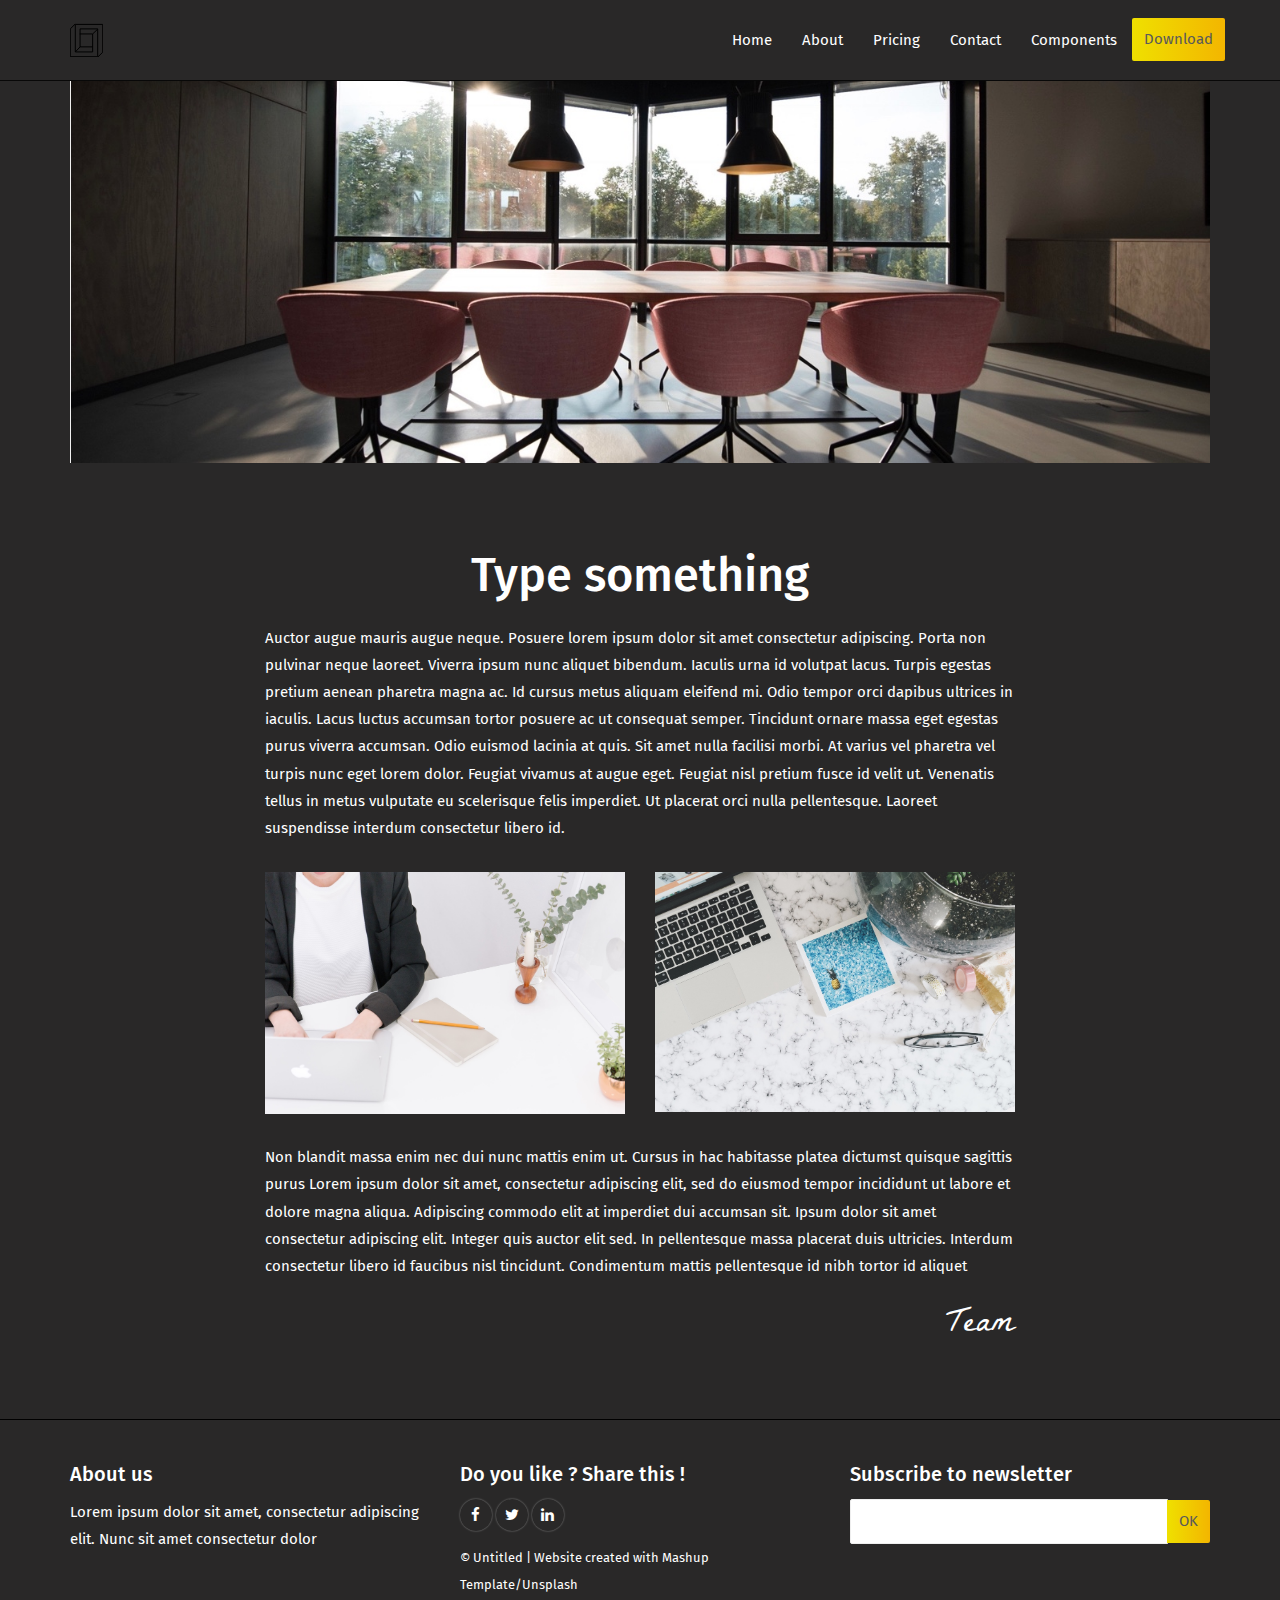
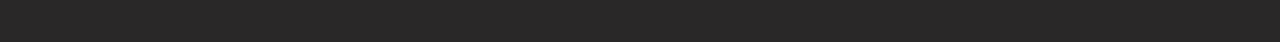
<file: about.html>
<!DOCTYPE html>
<html lang="en">

<head>
  <meta charset="UTF-8">
  <meta content="IE=edge" http-equiv="X-UA-Compatible">
  <meta content="width=device-width,initial-scale=1" name="viewport">
  <meta content="description" name="description">
  <meta name="google" content="notranslate" />
  <meta content="Mashup templates have been developped by Orson.io team" name="author">

  <!-- Disable tap highlight on IE -->
  <meta name="msapplication-tap-highlight" content="no">
  
  <link href="./assets/apple-touch-icon.png" rel="apple-touch-icon">
  <link href="./assets/favicon.ico" rel="icon">

 

  <title>Title page</title>  

<link href="./main.a3f694c0.css" rel="stylesheet"></head>

<body>

 <!-- Add your content of header -->
<header>
  <nav class="navbar  navbar-fixed-top navbar-default">
    <div class="container">
      <div class="navbar-header">
        <button type="button" class="navbar-toggle uarr collapsed" data-toggle="collapse" data-target="#navbar-collapse-uarr">
          <span class="sr-only">Toggle navigation</span>
          <span class="icon-bar"></span>
          <span class="icon-bar"></span>
          <span class="icon-bar"></span>
        </button>
        <a class="navbar-brand" href="./index.html" title="">
          <img src="./assets/images/mashuptemplate.svg" class="navbar-logo-img" alt="">
        </a>
      </div>

      <div class="collapse navbar-collapse" id="navbar-collapse-uarr">
        <ul class="nav navbar-nav navbar-right">
          <li><a href="./index.html" title="" class="active">Home</a></li>
          <li><a href="./about.html" title=""> About</a></li>
          <li><a href="./pricing.html" title=""> Pricing </a></li>
          <li><a href="./contact.html" title="">Contact</a></li>
          <li><a href="./components.html" title="">Components</a></li>
          <li>
            <p>
              <a href="./download.html" class="btn btn-primary navbar-btn" title="">Download</a>
            </p>
          </li>
          
        </ul>
      </div>
    </div>
  </nav>
</header>




<div class="">
    <div class="container">
        <div class="row">

            <div class="col-xs-12">
               <img class="img-responsive" src="./assets/images/img-01.jpg">
            </div>
        </div>
    </div>
</div>

<div class="section-container">
    <div class="container">
        <div class="row">
               <div class="col-xs-12 col-md-8 col-md-offset-2">
                    <div class="text-center">
                    <h1>Type something</h1>
                     </div>   
                        <p class="section-container-spacer">Auctor augue mauris augue neque. Posuere lorem ipsum dolor sit amet consectetur adipiscing. Porta
                            non pulvinar neque laoreet. Viverra ipsum nunc aliquet bibendum. Iaculis urna id volutpat lacus.
                            Turpis egestas pretium aenean pharetra magna ac. Id cursus metus aliquam eleifend mi. Odio tempor
                            orci dapibus ultrices in iaculis. Lacus luctus accumsan tortor posuere ac ut consequat semper.
                            Tincidunt ornare massa eget egestas purus viverra accumsan. Odio euismod lacinia at quis. Sit
                            amet nulla facilisi morbi. At varius vel pharetra vel turpis nunc eget lorem dolor. Feugiat vivamus
                            at augue eget. Feugiat nisl pretium fusce id velit ut. Venenatis tellus in metus vulputate eu
                            scelerisque felis imperdiet. Ut placerat orci nulla pellentesque. Laoreet suspendisse interdum
                            consectetur libero id.
                        </p>

                    <div class="row section-container-spacer">
                        <div class="col-md-6">
                            <img class="img-responsive" src="./assets/images/img-03.jpg">
                        </div>
                        <div class="col-md-6">
                            <img class="img-responsive" src="./assets/images/img-02.jpg">
                        </div>
                    </div>

               </div>
               
                <div class="col-xs-12 col-md-8 col-md-offset-2">
              
                        <p>
                            Non blandit massa enim nec dui nunc mattis enim ut. Cursus in hac habitasse platea dictumst quisque sagittis
                            purus Lorem ipsum dolor sit amet, consectetur adipiscing elit, sed do eiusmod tempor incididunt
                            ut labore et dolore magna aliqua. Adipiscing commodo elit at imperdiet dui accumsan sit. Ipsum
                            dolor sit amet consectetur adipiscing elit. Integer quis auctor elit sed. In pellentesque massa
                            placerat duis ultricies. Interdum consectetur libero id faucibus nisl tincidunt. Condimentum
                            mattis pellentesque id nibh tortor id aliquet</p>
                            <small class="signature pull-right">Team</small>
                </div>
            </div>




        </div>

    </div>



</div>







<footer>
    <div class="section-container footer-container">
        <div class="container">
            <div class="row">
                    <div class="col-md-4">
                        <h4>About us</h4>
                        <p>Lorem ipsum dolor sit amet, consectetur adipiscing elit. Nunc sit amet consectetur dolor</p>
                    </div>

                    <div class="col-md-4">
                        <h4>Do you like ? Share this !</h4>
                        <p>
                            <a href="https://facebook.com/" class="social-round-icon white-round-icon fa-icon" title="">
                            <i class="fa fa-facebook" aria-hidden="true"></i>
                          </a>
                          <a href="https://twitter.com/" class="social-round-icon white-round-icon fa-icon" title="">
                            <i class="fa fa-twitter" aria-hidden="true"></i>
                          </a>
                          <a href="https://www.linkedin.com/" class="social-round-icon white-round-icon fa-icon" title="">
                            <i class="fa fa-linkedin" aria-hidden="true"></i>
                          </a>
                        </p>
                        <p><small>© Untitled | Website created with <a href="http://www.mashup-template.com/" class="link-like-text" title="Create website with free html template">Mashup Template</a>/<a href="http://www.unsplash.com/" class="link-like-text" title="Beautiful Free Images">Unsplash</a></small></p>    
                    </div>

                    <div class="col-md-4">
                        <h4>Subscribe to newsletter</h4>
                        
                        <div class="form-group">
                            <div class="input-group">
                                <input type="text" class="form-control footer-input-text">
                                <div class="input-group-btn">
                                    <button type="button" class="btn btn-primary btn-newsletter ">OK</button>
                                </div>
                            </div>
                        </div>


                    </div>
            </div>
        </div>
    </div>
</footer>

<script>
  document.addEventListener("DOMContentLoaded", function (event) {
    navActivePage();
  });
</script>

<!-- Google Analytics: change UA-XXXXX-X to be your site's ID 

<script>
  (function (i, s, o, g, r, a, m) {
    i['GoogleAnalyticsObject'] = r; i[r] = i[r] || function () {
      (i[r].q = i[r].q || []).push(arguments)
    }, i[r].l = 1 * new Date(); a = s.createElement(o),
      m = s.getElementsByTagName(o)[0]; a.async = 1; a.src = g; m.parentNode.insertBefore(a, m)
  })(window, document, 'script', '//www.google-analytics.com/analytics.js', 'ga');
  ga('create', 'UA-XXXXX-X', 'auto');
  ga('send', 'pageview');
</script>

--> 
<script type="text/javascript" src="./main.41beeca9.js"></script></body>

</html>
</file>
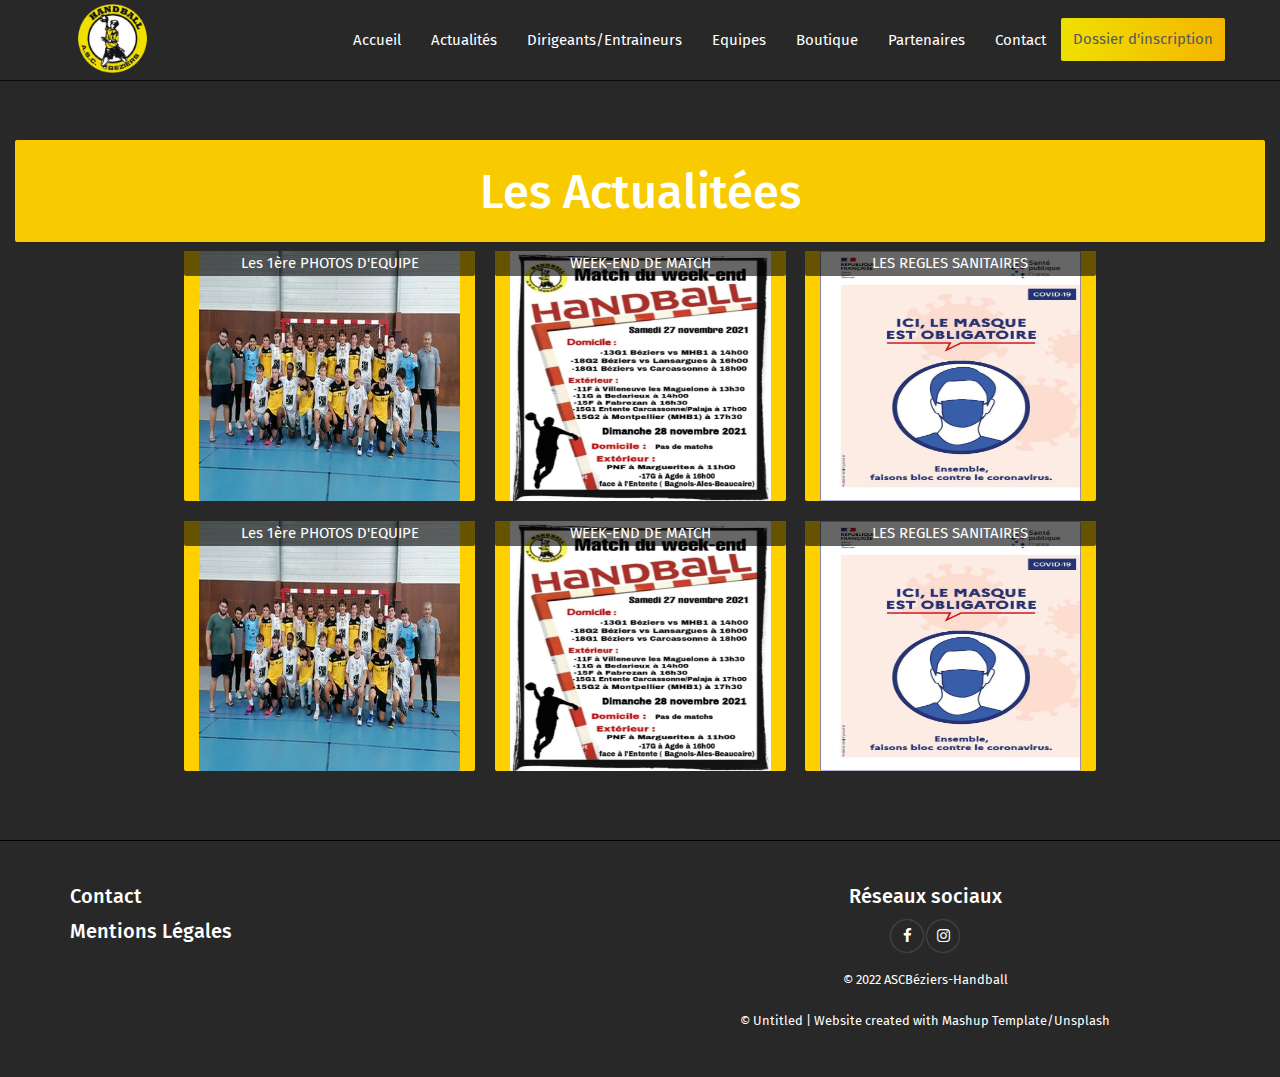
<file: actualite.html>
<!DOCTYPE html>
<html lang="en">

<head>
  <meta charset="UTF-8">
  <meta content="IE=edge" http-equiv="X-UA-Compatible">
  <meta content="width=device-width,initial-scale=1" name="viewport">
  <meta content="description" name="description">
  <meta name="google" content="notranslate" />
  <meta content="Mashup templates have been developped by Orson.io team" name="author">
  <meta name="msapplication-tap-highlight" content="no">
  <title>Actualités</title>  
  <link rel="icon" href="assets/favicon-32x32.png" />
<link href="./main.a3f694c0.css" rel="stylesheet"></head>

<body>

 <!-- Add your content of header -->
<header>
  <nav class="navbar  navbar-fixed-top navbar-default">
    <div class="container">
      <div class="navbar-header">
        <button type="button" class="navbar-toggle uarr collapsed" data-toggle="collapse" data-target="#navbar-collapse-uarr">
          <span class="sr-only">Toggle navigation</span>
          <span class="icon-bar"></span>
          <span class="icon-bar"></span>
          <span class="icon-bar"></span>
        </button>
        <a class="navbar-brand" href="./index.html" title="">
          <img src="assets/logoasc.png" class="navbar-logo-img logoFix" alt="">
        </a>
      </div>

      <div class="collapse navbar-collapse" id="navbar-collapse-uarr">
        <ul class="nav navbar-nav navbar-right">
          <li><a href="./index.html" title="" class="active">Accueil</a></li>
          <li><a href="./actualite.html" title="">Actualités</a></li>
          <li><a href="./dirigeantsEntraineurs.html" title=""> Dirigeants/Entraineurs </a></li>
          <li><a href="./pricing.html" title="">Equipes</a></li>
          <li><a href="./boutique.html" title="">Boutique</a></li>
          <li><a href="./partenaires.html" title="">Partenaires</a></li>
          <li><a href="./contact.html" title="">Contact</a></li>
          <li>
            <p>
              <a href="./documents.html" class="btn btn-primary navbar-btn" title="">Dossier d'inscription</a>
            </p>
          </li>
          
        </ul>
      </div>
    </div>
  </nav>
</header>

<div class="section-container actualiteDisplay">

    <div class="col-lg-12">
        <div class="actualiteHeader text-center img-rounded">
            <h1> Les Actualitées</h1>
        </div>
    
        <div class="container displayContainerActualite">
    
            <div onclick="location.href='actualiteComplet.html';" class="col-lg-5 displayActualite page-base-image img-rounded">
                <img class="img-rounded img-responsive" src="assets/images/AmicalU17G_21.jpg" alt="">
                <div  class="headband img-rounded"> <a href="#">Les 1ère PHOTOS D'EQUIPE</a></div>
                <div class="news"></div>
            </div>
        
            <div onclick="location.href='actualiteComplet.html';" class="col-lg-5 displayActualite page-base-image img-rounded">
                <img class="img-rounded img-responsive" src="assets/images/WDM.jpg" alt="">
                <div  class="headband img-rounded"> <a href="#">WEEK-END DE MATCH</a></div>
                <div class="news"></div>
            </div>
        
            <div onclick="location.href='actualiteComplet.html';" class="col-lg-5 displayActualite page-base-image img-rounded">
                <img class="img-rounded img-responsive" src="assets/images/masque.jpg" alt="">
                <div  class="headband img-rounded"> <a href="#">LES REGLES SANITAIRES</a></div>
                <div class="news"></div>
            </div>    
       
            <div onclick="location.href='actualiteComplet.html';" class="col-lg-5 displayActualite page-base-image img-rounded">
                <img class="img-rounded img-responsive" src="assets/images/AmicalU17G_21.jpg" alt="">
                <div  class="headband img-rounded"> <a href="#">Les 1ère PHOTOS D'EQUIPE</a></div>
                <div class="news"></div>
            </div>
        
            <div onclick="location.href='actualiteComplet.html';" class="col-lg-5 displayActualite page-base-image img-rounded">
                <img class="img-rounded img-responsive" src="assets/images/WDM.jpg" alt="">
                <div  class="headband img-rounded"> <a href="#">WEEK-END DE MATCH</a></div>
                <div class="news"></div>
            </div>
        
            <div onclick="location.href='actualiteComplet.html';" class="col-lg-5 displayActualite page-base-image img-rounded">
                <img class="img-rounded img-responsive" src="assets/images/masque.jpg" alt="">
                <div  class="headband img-rounded"> <a href="#">LES REGLES SANITAIRES</a></div>
                <div class="news"></div>
            </div>    
        </div>
    
    </div>
   


</div>

<footer>
    <div class="section-container footer-container">
        <div class="container">
            <div class="row">
                    <div class="col-md-12 displayFooterGlo">
                        <div class="footerDisplayL">
                            <h4><a href="#">Contact</a></h4>
                            <h4><a href="#">Mentions Légales</a></h4>
                        </div>
                        <div class="footerDisplayR">
                            <h4>Réseaux sociaux</h4>
                            <p>
                                <a href="https://facebook.com/" class="social-round-icon white-round-icon fa-icon" title="Page Officielle"> 
                                <i class="fa fa-facebook" aria-hidden="true"></i>
                              </a>
                              <a href="#" class="social-round-icon white-round-icon fa-icon" title="">
                                <i class="fa fa-instagram" aria-hidden="true"></i>
                              </a>
                            </p>
                            <p><small>© 2022 ASCBéziers-Handball</small></p>    
                            <p><small>© Untitled | Website created with <a href="http://www.mashup-template.com/" class="link-like-text" title="Create website with free html template">Mashup Template</a>/<a href="http://www.unsplash.com/" class="link-like-text" title="Beautiful Free Images">Unsplash</a></small></p>    
                      
                        </div>
                        </div>
                    </div>
            </div>
        </div>
    </div>
</footer>

<script>
document.addEventListener("DOMContentLoaded", function (event) {
  navActivePage();
});
</script>

<!-- Google Analytics: change UA-XXXXX-X to be your site's ID 

<script>
(function (i, s, o, g, r, a, m) {
  i['GoogleAnalyticsObject'] = r; i[r] = i[r] || function () {
    (i[r].q = i[r].q || []).push(arguments)
  }, i[r].l = 1 * new Date(); a = s.createElement(o),
    m = s.getElementsByTagName(o)[0]; a.async = 1; a.src = g; m.parentNode.insertBefore(a, m)
})(window, document, 'script', '//www.google-analytics.com/analytics.js', 'ga');
ga('create', 'UA-XXXXX-X', 'auto');
ga('send', 'pageview');
</script>

-->

<script type="text/javascript" src="./main.41beeca9.js"></script></body>

</html>
</file>
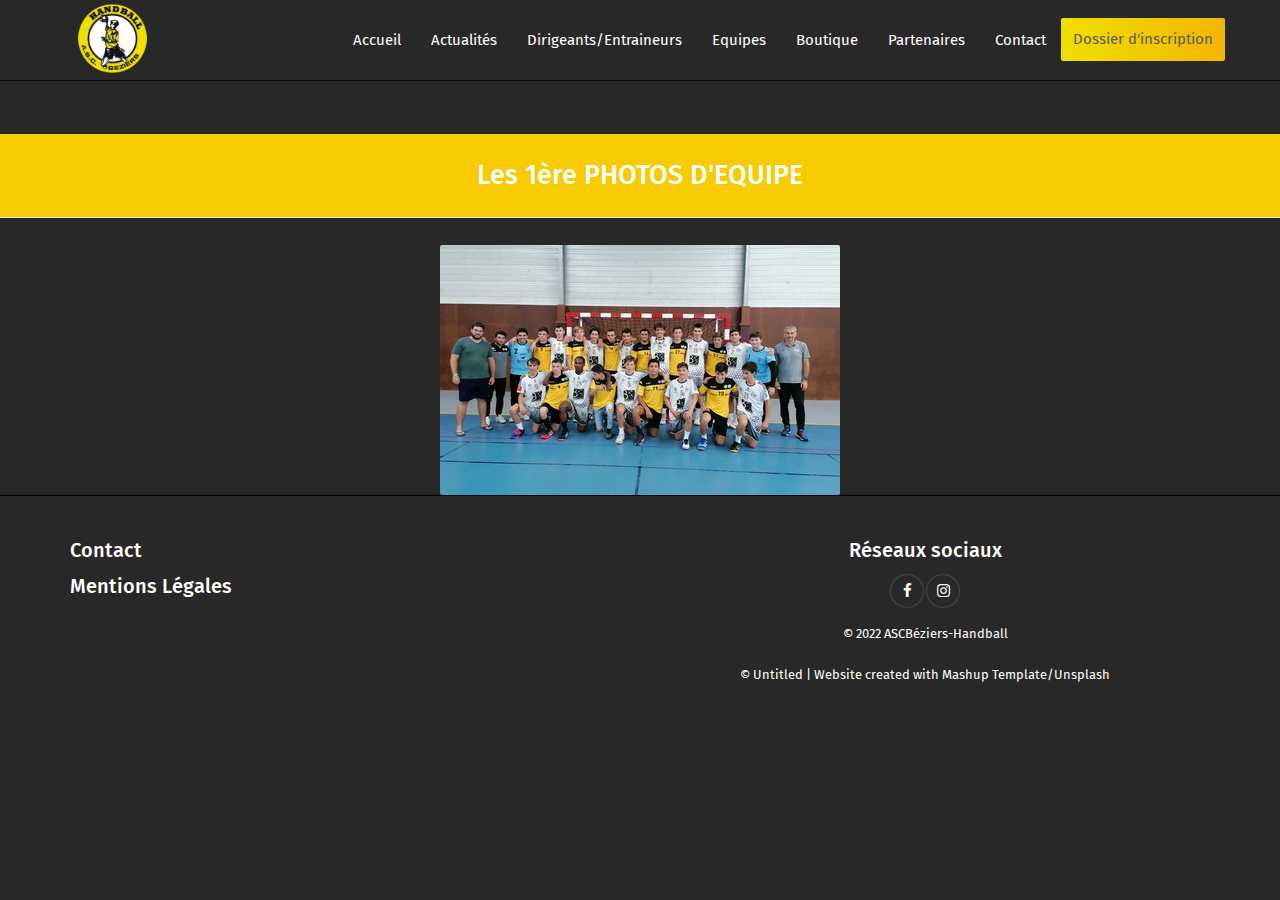
<file: actualiteComplet.html>
<!DOCTYPE html>
<html lang="en">

<head>
  <meta charset="UTF-8">
  <meta content="IE=edge" http-equiv="X-UA-Compatible">
  <meta content="width=device-width,initial-scale=1" name="viewport">
  <meta content="description" name="description">
  <meta name="google" content="notranslate" />
  <meta content="Mashup templates have been developped by Orson.io team" name="author">
  <meta name="msapplication-tap-highlight" content="no">
  <title>Actualités</title>  
  <link rel="icon" href="assets/favicon-32x32.png" />
<link href="./main.a3f694c0.css" rel="stylesheet"></head>

<body>

 <!-- Add your content of header -->
<header>
  <nav class="navbar  navbar-fixed-top navbar-default">
    <div class="container">
      <div class="navbar-header">
        <button type="button" class="navbar-toggle uarr collapsed" data-toggle="collapse" data-target="#navbar-collapse-uarr">
          <span class="sr-only">Toggle navigation</span>
          <span class="icon-bar"></span>
          <span class="icon-bar"></span>
          <span class="icon-bar"></span>
        </button>
        <a class="navbar-brand" href="./index.html" title="">
          <img src="assets/logoasc.png" class="navbar-logo-img logoFix" alt="">
        </a>
      </div>

      <div class="collapse navbar-collapse" id="navbar-collapse-uarr">
        <ul class="nav navbar-nav navbar-right">
          <li><a href="./index.html" title="" class="active">Accueil</a></li>
          <li><a href="./actualite.html" title="">Actualités</a></li>
          <li><a href="./dirigeantsEntraineurs.html" title=""> Dirigeants/Entraineurs </a></li>
          <li><a href="./pricing.html" title="">Equipes</a></li>
          <li><a href="./boutique.html" title="">Boutique</a></li>
          <li><a href="./partenaires.html" title="">Partenaires</a></li>
          <li><a href="./contact.html" title="">Contact</a></li>
          <li>
            <p>
              <a href="./documents.html" class="btn btn-primary navbar-btn" title="">Dossier d'inscription</a>
            </p>
          </li>
          
        </ul>
      </div>
    </div>
  </nav>
</header>


<div class="page-header actualiteHeader text-center">
    <h3>Les 1ère PHOTOS D'EQUIPE</h3>
</div>
<div class="container">
    <div class="col-lg-12 actualiteCompletDisplay">
        <img class="img-rounded" src="assets/images/AmicalU17G_21.jpg" alt="">  
    </div>


</div>

<footer>
    <div class="section-container footer-container">
        <div class="container">
            <div class="row">
                    <div class="col-md-12 displayFooterGlo">
                        <div class="footerDisplayL">
                            <h4><a href="#">Contact</a></h4>
                            <h4><a href="#">Mentions Légales</a></h4>
                        </div>
                        <div class="footerDisplayR">
                            <h4>Réseaux sociaux</h4>
                            <p>
                                <a href="https://facebook.com/" class="social-round-icon white-round-icon fa-icon" title="Page Officielle"> 
                                <i class="fa fa-facebook" aria-hidden="true"></i>
                              </a>
                              <a href="#" class="social-round-icon white-round-icon fa-icon" title="">
                                <i class="fa fa-instagram" aria-hidden="true"></i>
                              </a>
                            </p>
                            <p><small>© 2022 ASCBéziers-Handball</small></p>    
                            <p><small>© Untitled | Website created with <a href="http://www.mashup-template.com/" class="link-like-text" title="Create website with free html template">Mashup Template</a>/<a href="http://www.unsplash.com/" class="link-like-text" title="Beautiful Free Images">Unsplash</a></small></p>    
                      
                        </div>
                        </div>
                    </div>
            </div>
        </div>
    </div>
</footer>

<script>
document.addEventListener("DOMContentLoaded", function (event) {
  navActivePage();
});
</script>

<!-- Google Analytics: change UA-XXXXX-X to be your site's ID 

<script>
(function (i, s, o, g, r, a, m) {
  i['GoogleAnalyticsObject'] = r; i[r] = i[r] || function () {
    (i[r].q = i[r].q || []).push(arguments)
  }, i[r].l = 1 * new Date(); a = s.createElement(o),
    m = s.getElementsByTagName(o)[0]; a.async = 1; a.src = g; m.parentNode.insertBefore(a, m)
})(window, document, 'script', '//www.google-analytics.com/analytics.js', 'ga');
ga('create', 'UA-XXXXX-X', 'auto');
ga('send', 'pageview');
</script>

-->

<script type="text/javascript" src="./main.41beeca9.js"></script></body>

</html>
</file>
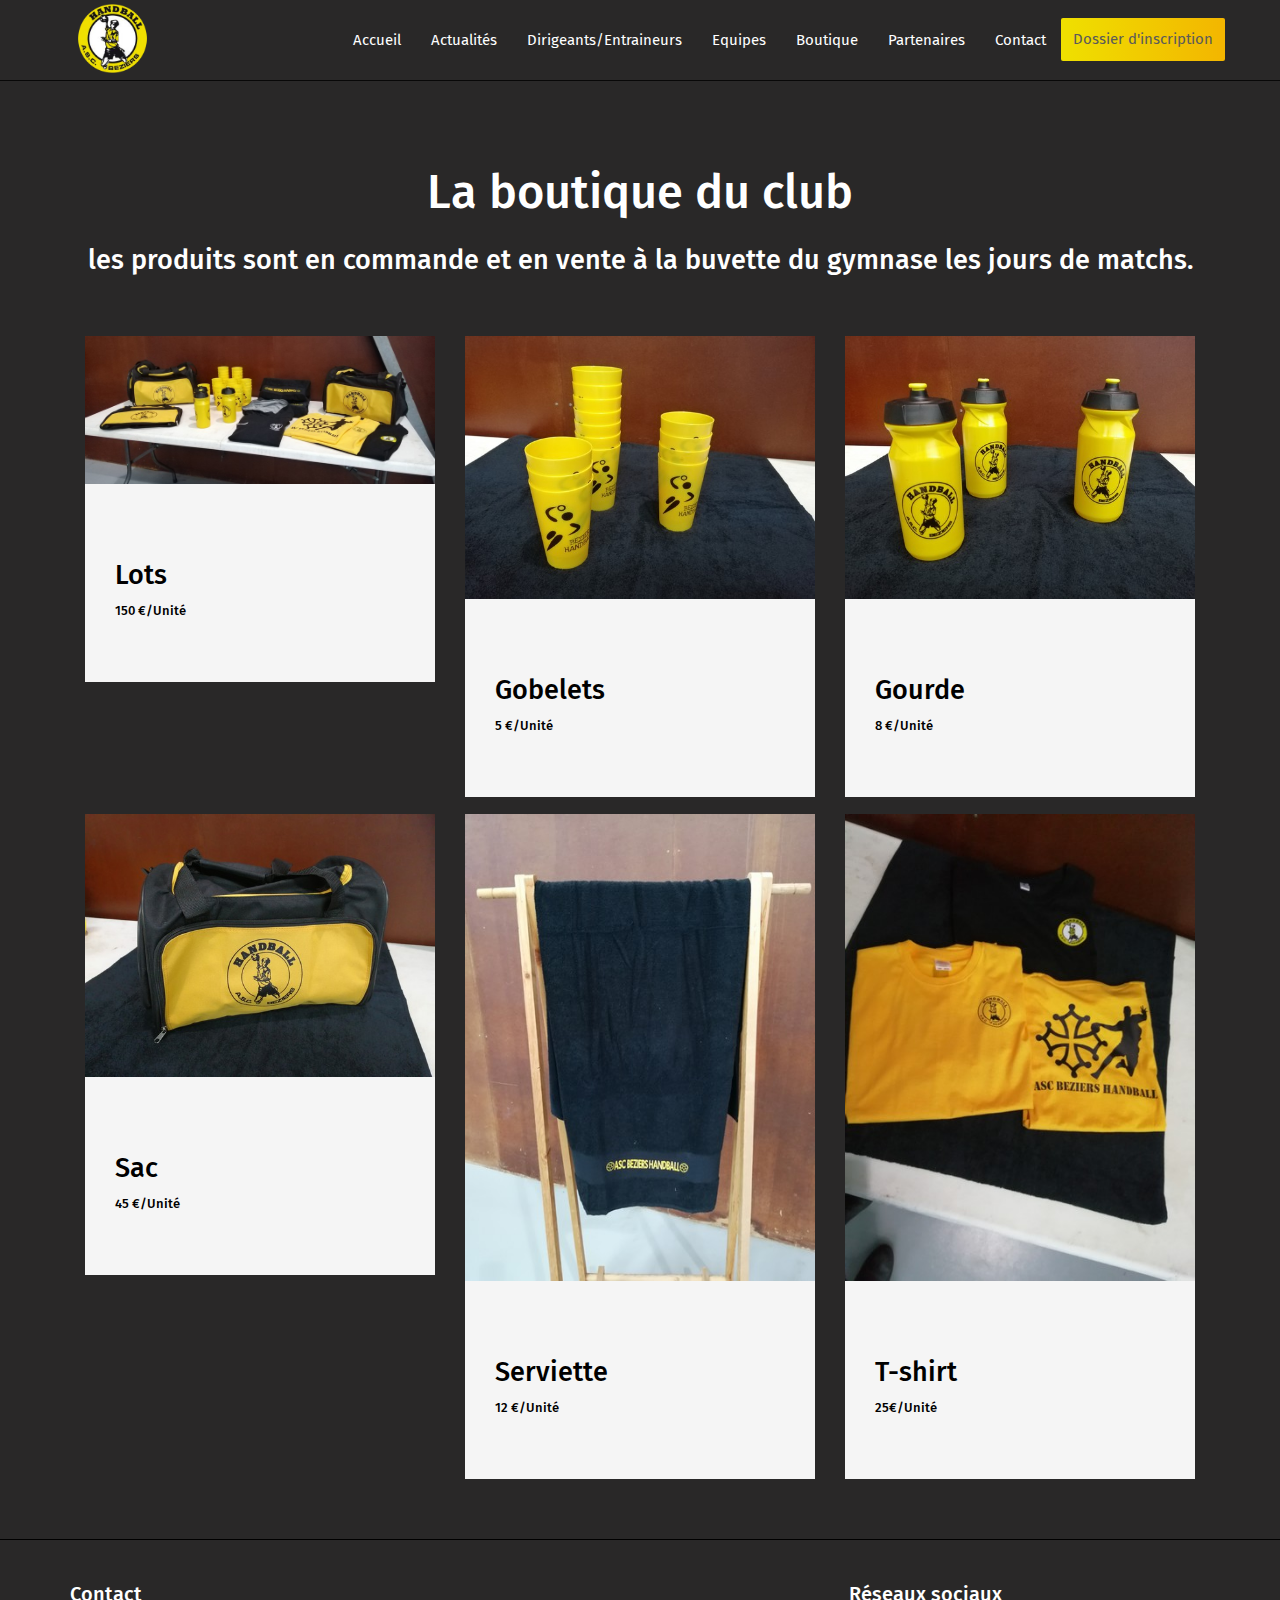
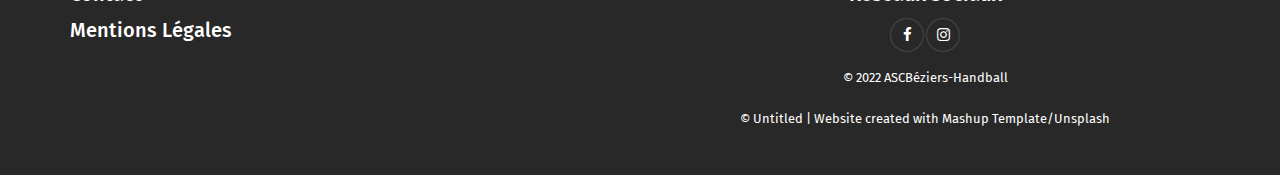
<file: boutique.html>
<!DOCTYPE html>
<html lang="en">

<head>
  <meta charset="UTF-8">
  <meta content="IE=edge" http-equiv="X-UA-Compatible">
  <meta content="width=device-width,initial-scale=1" name="viewport">
  <meta content="description" name="description">
  <meta name="google" content="notranslate" />
  <meta content="Mashup templates have been developped by Orson.io team" name="author">
  <meta name="msapplication-tap-highlight" content="no">
  <title>Boutique</title>  
  <link rel="icon" href=assets/favicon-32x32.png" />
<link href="./main.a3f694c0.css" rel="stylesheet"></head>

<body>

 <!-- Add your content of header -->
<header>
  <nav class="navbar  navbar-fixed-top navbar-default">
    <div class="container">
      <div class="navbar-header">
        <button type="button" class="navbar-toggle uarr collapsed" data-toggle="collapse" data-target="#navbar-collapse-uarr">
          <span class="sr-only">Toggle navigation</span>
          <span class="icon-bar"></span>
          <span class="icon-bar"></span>
          <span class="icon-bar"></span>
        </button>
        <a class="navbar-brand" href="./index.html" title="">
          <img src="assets/logoasc.png" class="navbar-logo-img logoFix" alt="">
        </a>
      </div>

      <div class="collapse navbar-collapse" id="navbar-collapse-uarr">
        <ul class="nav navbar-nav navbar-right">
          <li><a href="./index.html" title="" class="active">Accueil</a></li>
          <li><a href="./actualite.html" title="">Actualités</a></li>
          <li><a href="./dirigeantsEntraineurs.html" title=""> Dirigeants/Entraineurs </a></li>
          <li><a href="./equipe.html" title="">Equipes</a></li>
          <li><a href="./boutique.html" title="">Boutique</a></li>
          <li><a href="./partenaires.html" title="">Partenaires</a></li>
          <li><a href="./contact.html" title="">Contact</a></li>
          <li>
            <p>
              <a href="./documents.html" class="btn btn-primary navbar-btn" title="">Dossier d'inscription</a>
            </p>
          </li>
          
        </ul>
      </div>
    </div>
  </nav>
</header>



<div class="section-container">
    <div class="container ">
        <div class="row section-container-spacer">
            <div class="col-xs-12">
                <div class="text-center">
                    <h1>La boutique du club</h1>
                    <h3>les produits sont en commande et en vente à la buvette du gymnase les jours de matchs.</h3>
                </div>
            </div>
        </div>
            <div class="">
                <div class="col-md-4">
                    <div class="pricing-card pricing-primary">
                        <img class="img-responsive imageBoutique" src="assets/boutique/element1.jpg" alt="">
                    </div>
                    <div class="pricing-features">
                        <h3 class="blackText">Lots</h3>
                        <h6 class="price blackText">150 <span>€/Unité</span></h6>
                    </div>
                </div>
            </div>
            <div class="">
                <div class="col-md-4">
                    <div class="pricing-card pricing-primary">
                        <img class="img-responsive imageBoutique" src="assets/boutique/element2.jpg" alt="">
                    </div>
                    <div class="pricing-features">
                        <h3 class="blackText">Gobelets</h3>
                        <h6 class="price blackText">5 <span>€/Unité</span></h6>
                    </div>
                </div>
            </div>
            <div class="">
                <div class="col-md-4">
                    <div class="pricing-card pricing-primary">
                        <img class="img-responsive imageBoutique" src="assets/boutique/element3.jpg" alt="">
                    </div>
                    <div class="pricing-features">
                        <h3 class="blackText">Gourde</h3>
                        <h6 class="price blackText">8 <span>€/Unité</span></h6>
                    </div>
                </div>
            </div>
            <div class="">
                <div class="col-md-4">
                    <div class="pricing-card pricing-primary">
                        <img class="img-responsive imageBoutique" src="assets/boutique/element4.jpg" alt="">
                    </div>
                    <div class="pricing-features">
                        <h3 class="blackText">Sac</h3>
                        <h6 class="price blackText">45 <span>€/Unité</span></h6>
                    </div>
                </div>
            </div>
            <div class="">
                <div class="col-md-4">
                    <div class="pricing-card pricing-primary">
                        <img class="img-responsive imageBoutique" src="assets/boutique/element5.jpg" alt="">
                    </div>
                    <div class="pricing-features">
                        <h3 class="blackText">Serviette</h3>
                        <h6 class="price blackText">12 <span>€/Unité</span></h6>
                    </div>
                </div>
            </div>
            <div class="">
                <div class="col-md-4">
                    <div class="pricing-card pricing-primary">
                        <img class="img-responsive imageBoutique" src="assets/boutique/element6.jpg" alt="">
                    </div>
                    <div class="pricing-features">
                        <h3 class="blackText">T-shirt</h3>
                        <h6 class="price blackText">25<span>€/Unité</span></h6>
                    </div>
                </div>
            </div>
    </div>
</div>  

<footer>
  <div class="section-container footer-container">
      <div class="container">
          <div class="row">
                  <div class="col-md-12 displayFooterGlo">
                      <div class="footerDisplayL">
                          <h4><a href="#">Contact</a></h4>
                          <h4><a href="#">Mentions Légales</a></h4>
                      </div>
                      <div class="footerDisplayR">
                          <h4>Réseaux sociaux</h4>
                          <p>
                              <a href="https://facebook.com/" class="social-round-icon white-round-icon fa-icon" title="Page Officielle"> 
                              <i class="fa fa-facebook" aria-hidden="true"></i>
                            </a>
                            <a href="#" class="social-round-icon white-round-icon fa-icon" title="">
                              <i class="fa fa-instagram" aria-hidden="true"></i>
                            </a>
                          </p>
                          <p><small>© 2022 ASCBéziers-Handball</small></p>    
                          <p><small>© Untitled | Website created with <a href="http://www.mashup-template.com/" class="link-like-text" title="Create website with free html template">Mashup Template</a>/<a href="http://www.unsplash.com/" class="link-like-text" title="Beautiful Free Images">Unsplash</a></small></p>    
                    
                      </div>
                      </div>
                  </div>
          </div>
      </div>
  </div>
</footer>


<script>
  document.addEventListener("DOMContentLoaded", function (event) {
    navActivePage();
  });
</script>

<!-- Google Analytics: change UA-XXXXX-X to be your site's ID 

<script>
  (function (i, s, o, g, r, a, m) {
    i['GoogleAnalyticsObject'] = r; i[r] = i[r] || function () {
      (i[r].q = i[r].q || []).push(arguments)
    }, i[r].l = 1 * new Date(); a = s.createElement(o),
      m = s.getElementsByTagName(o)[0]; a.async = 1; a.src = g; m.parentNode.insertBefore(a, m)
  })(window, document, 'script', '//www.google-analytics.com/analytics.js', 'ga');
  ga('create', 'UA-XXXXX-X', 'auto');
  ga('send', 'pageview');
</script>

-->

<script type="text/javascript" src="./main.41beeca9.js"></script></body>

</html>
</file>
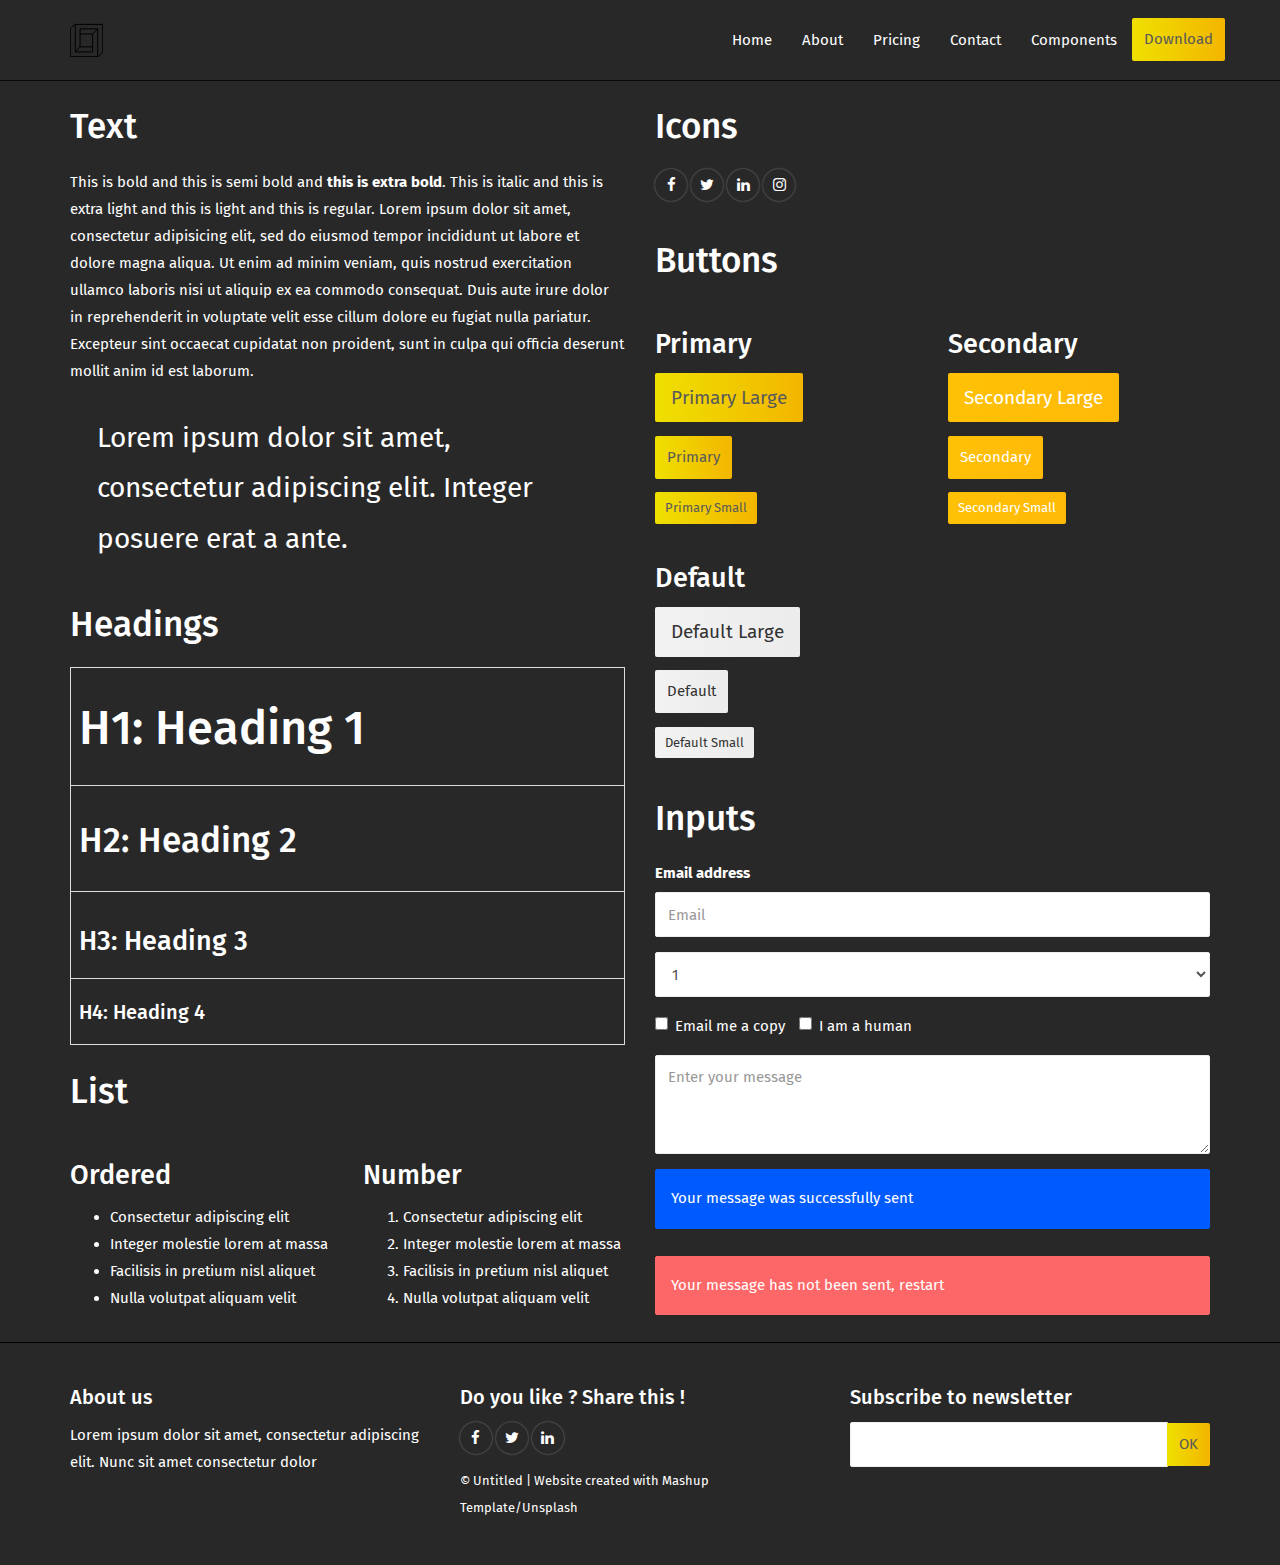
<file: components.html>
<!DOCTYPE html>
<html lang="en">

<head>
  <meta charset="UTF-8">
  <meta content="IE=edge" http-equiv="X-UA-Compatible">
  <meta content="width=device-width,initial-scale=1" name="viewport">
  <meta content="description" name="description">
  <meta name="google" content="notranslate" />
  <meta content="Mashup templates have been developped by Orson.io team" name="author">

  <!-- Disable tap highlight on IE -->
  <meta name="msapplication-tap-highlight" content="no">
  
  <link href="./assets/apple-touch-icon.png" rel="apple-touch-icon">
  <link href="./assets/favicon.ico" rel="icon">

 

  <title>Title page</title>  

<link href="./main.a3f694c0.css" rel="stylesheet"></head>

<body>

 <!-- Add your content of header -->
<header>
  <nav class="navbar  navbar-fixed-top navbar-default">
    <div class="container">
      <div class="navbar-header">
        <button type="button" class="navbar-toggle uarr collapsed" data-toggle="collapse" data-target="#navbar-collapse-uarr">
          <span class="sr-only">Toggle navigation</span>
          <span class="icon-bar"></span>
          <span class="icon-bar"></span>
          <span class="icon-bar"></span>
        </button>
        <a class="navbar-brand" href="./index.html" title="">
          <img src="./assets/images/mashuptemplate.svg" class="navbar-logo-img" alt="">
        </a>
      </div>

      <div class="collapse navbar-collapse" id="navbar-collapse-uarr">
        <ul class="nav navbar-nav navbar-right">
          <li><a href="./index.html" title="" class="active">Home</a></li>
          <li><a href="./about.html" title=""> About</a></li>
          <li><a href="./pricing.html" title=""> Pricing </a></li>
          <li><a href="./contact.html" title="">Contact</a></li>
          <li><a href="./components.html" title="">Components</a></li>
          <li>
            <p>
              <a href="./download.html" class="btn btn-primary navbar-btn" title="">Download</a>
            </p>
          </li>
          
        </ul>
      </div>
    </div>
  </nav>
</header>



<!-- Add your site or app content here -->
<div class="container">
    <div class="row">
      <div class="col-xs-12 col-md-6">

        <div class="template-example">
          <h2 class="template-title-example">Text</h2>
          <p>This is bold and this is semi bold and <b>this is extra bold</b>. This is italic and this is extra light and this is light
          and this is regular. Lorem ipsum dolor sit amet, consectetur adipisicing elit, sed do eiusmod
          tempor incididunt ut labore et dolore magna aliqua. Ut enim ad minim veniam,
          quis nostrud exercitation ullamco laboris nisi ut aliquip ex ea commodo
          consequat. <a href="">Duis aute irure dolor</a> in reprehenderit in voluptate velit esse
          cillum dolore eu fugiat nulla pariatur. Excepteur sint occaecat cupidatat non
          proident, sunt in culpa qui officia deserunt mollit anim id est laborum.

          <blockquote>
            <p>Lorem ipsum dolor sit amet, consectetur adipiscing elit. Integer posuere erat a ante.</p>
          </blockquote>
          
          </p>
        </div>

        <div class="template-example">
          <h2 class="template-title-example">Headings</h2>
          
          <table class="table table-bordered">
            <tr><td><h1>H1: Heading 1</h1></td></tr>
            <tr><td><h2>H2: Heading 2</h2></td></tr>
            <tr><td><h3>H3: Heading 3</h3></td></tr>
            <tr><td><h4>H4: Heading 4</h4></td></tr>
          </table>
          
        </div>

        
        <div class="template-example">
          <h2 class="template-title-example">List</h2>
          <div class="row">
            <div class="col-md-6">
              <h3 class="template-title-example">Ordered</h3>
              <ul>
                <li>Consectetur adipiscing elit</li>
                <li>Integer molestie lorem at massa</li>
                <li>Facilisis in pretium nisl aliquet</li>
                <li>Nulla volutpat aliquam velit</li>
              </ul>
            </div>
            <div class="col-md-6">
              <h3 class="template-title-example">Number</h3>
              <ol>
                <li>Consectetur adipiscing elit</li>
                <li>Integer molestie lorem at massa</li>
                <li>Facilisis in pretium nisl aliquet</li>
                <li>Nulla volutpat aliquam velit</li>
              </ol>
            </div>
          </div>
        </div>
        

        
      </div>

      <div class="col-xs-12 col-md-6">
        <div class="template-example">
          
          <div class="row">
            
            <div class="col-md-6">
                <h2 class="template-title-example">Icons</h2>
                <p>
                    <span class="fa-icon">
                      <i class="fa fa-facebook"></i>
                    </span>
                  
                    <span class="fa-icon">
                      <i class="fa fa-twitter"></i>
                    </span>
                  
                    <span class="fa-icon">
                      <i class="fa fa-linkedin"></i>
                    </span>
                 
                    <span class="fa-icon">
                      <i class="fa fa-instagram"></i>
                    </span>
                  
                </p>
            </div>

          </div>


          


        </div>

        <div class="template-example">
          <h2 class="template-title-example">Buttons</h2>
          <div class="row">
            <div class="col-md-6">
              <h3 class="template-title-example">Primary</h2>
              <div class="row">
                  <div class="col-md-6">
                  <p><a href="" class="btn btn-primary btn-lg">Primary Large</a></p>
                  <p><a href="" class="btn btn-primary">Primary </a></p>
                  <p><a href="" class="btn btn-primary btn-sm">Primary Small</a></p>
                </div>
              </div>

              <h3 class="template-title-example">Default</h2>
              <div class="row">
                  <div class="col-md-6">
                  <p><a href="" class="btn btn-default btn-lg">Default Large</a></p>
                  <p><a href="" class="btn btn-default">Default </a></p>
                  <p><a href="" class="btn btn-default btn-sm">Default Small</a></p>
                </div>
              </div>

            </div>

            <div class="col-md-6">
              <h3 class="template-title-example">Secondary</h2>
              <div class="row">
                  <div class="col-md-6">
                  <p><a href="" class="btn btn-info btn-lg">Secondary Large</a></p>
                  <p><a href="" class="btn btn-info">Secondary </a></p>
                  <p><a href="" class="btn btn-info btn-sm">Secondary Small</a></p>
                </div>
              </div>
            </div>
          </div>
        </div>
        
        <div class="template-example">
          <h2 class="template-title-example">Inputs</h2>

            <div class="form-group">
              <label for="exampleInputEmail1">Email address</label>
              <input type="email" class="form-control" id="exampleInputEmail1" placeholder="Email">
            </div>

            <div class="form-group">
              <select class="form-control">
                <option>1</option>
                <option>2</option>
                <option>3</option>
                <option>4</option>
                <option>5</option>
              </select>
            </div>

            <div class="form-group">
              <label class="checkbox-inline">
                <input 
                type="checkbox" id="inlineCheckbox1" value="option1"> Email me a copy
              </label>
              <label class="checkbox-inline">
                <input type="checkbox" id="inlineCheckbox2" value="option2"> I am a human
              </label>
            </div>

            <div class="form-group">
              <textarea class="form-control" rows="3" placeholder="Enter your message"></textarea>
            </div>
            
            <div class="alert alert-success" role="alert">Your message was successfully sent</div>
            <div class="alert alert-danger" role="alert">Your message has not been sent, restart</div>
        </div>




      </div>
    </div>
</div>
<footer>
    <div class="section-container footer-container">
        <div class="container">
            <div class="row">
                    <div class="col-md-4">
                        <h4>About us</h4>
                        <p>Lorem ipsum dolor sit amet, consectetur adipiscing elit. Nunc sit amet consectetur dolor</p>
                    </div>

                    <div class="col-md-4">
                        <h4>Do you like ? Share this !</h4>
                        <p>
                            <a href="https://facebook.com/" class="social-round-icon white-round-icon fa-icon" title="">
                            <i class="fa fa-facebook" aria-hidden="true"></i>
                          </a>
                          <a href="https://twitter.com/" class="social-round-icon white-round-icon fa-icon" title="">
                            <i class="fa fa-twitter" aria-hidden="true"></i>
                          </a>
                          <a href="https://www.linkedin.com/" class="social-round-icon white-round-icon fa-icon" title="">
                            <i class="fa fa-linkedin" aria-hidden="true"></i>
                          </a>
                        </p>
                        <p><small>© Untitled | Website created with <a href="http://www.mashup-template.com/" class="link-like-text" title="Create website with free html template">Mashup Template</a>/<a href="http://www.unsplash.com/" class="link-like-text" title="Beautiful Free Images">Unsplash</a></small></p>    
                    </div>

                    <div class="col-md-4">
                        <h4>Subscribe to newsletter</h4>
                        
                        <div class="form-group">
                            <div class="input-group">
                                <input type="text" class="form-control footer-input-text">
                                <div class="input-group-btn">
                                    <button type="button" class="btn btn-primary btn-newsletter ">OK</button>
                                </div>
                            </div>
                        </div>


                    </div>
            </div>
        </div>
    </div>
</footer>

<script>
  document.addEventListener("DOMContentLoaded", function (event) {
    navActivePage();
  });
</script>

<!-- Google Analytics: change UA-XXXXX-X to be your site's ID 

<script>
  (function (i, s, o, g, r, a, m) {
    i['GoogleAnalyticsObject'] = r; i[r] = i[r] || function () {
      (i[r].q = i[r].q || []).push(arguments)
    }, i[r].l = 1 * new Date(); a = s.createElement(o),
      m = s.getElementsByTagName(o)[0]; a.async = 1; a.src = g; m.parentNode.insertBefore(a, m)
  })(window, document, 'script', '//www.google-analytics.com/analytics.js', 'ga');
  ga('create', 'UA-XXXXX-X', 'auto');
  ga('send', 'pageview');
</script>

--> 
<script type="text/javascript" src="./main.41beeca9.js"></script></body>

</html>
</file>
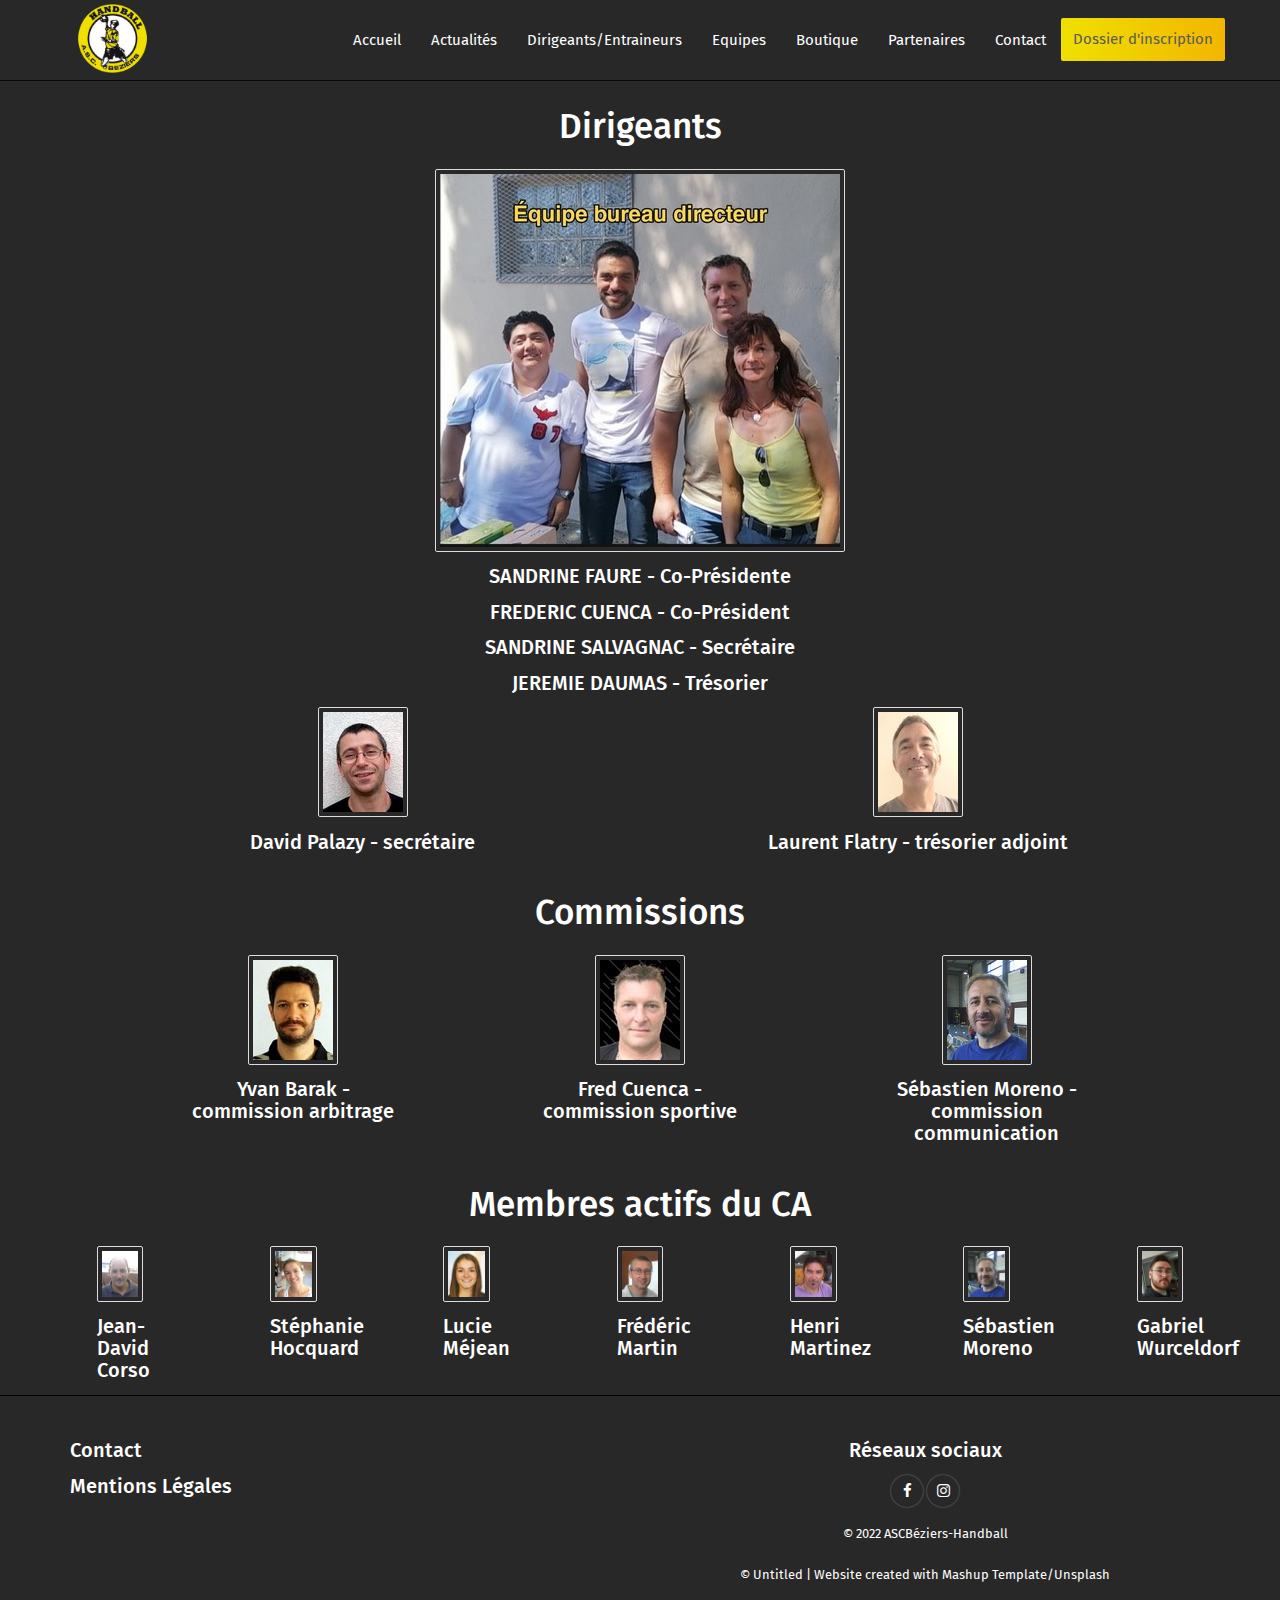
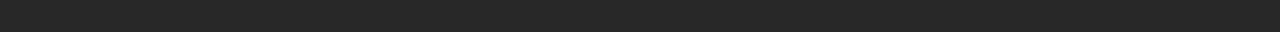
<file: dirigeantsEntraineurs.html>
<!DOCTYPE html>
<html lang="en">

<head>
  <meta charset="UTF-8">
  <meta content="IE=edge" http-equiv="X-UA-Compatible">
  <meta content="width=device-width,initial-scale=1" name="viewport">
  <meta content="description" name="description">
  <meta name="google" content="notranslate" />
  <meta content="Mashup templates have been developped by Orson.io team" name="author">
  <meta name="msapplication-tap-highlight" content="no">
  <title>Dirigeants/Entraineurs</title>  
  <link rel="icon" href="assets/favicon-32x32.png" />
<link href="./main.a3f694c0.css" rel="stylesheet"></head>

<body>

 <!-- Add your content of header -->
<header>
  <nav class="navbar  navbar-fixed-top navbar-default">
    <div class="container">
      <div class="navbar-header">
        <button type="button" class="navbar-toggle uarr collapsed" data-toggle="collapse" data-target="#navbar-collapse-uarr">
          <span class="sr-only">Toggle navigation</span>
          <span class="icon-bar"></span>
          <span class="icon-bar"></span>
          <span class="icon-bar"></span>
        </button>
        <a class="navbar-brand" href="./index.html" title="">
          <img src="assets/logoasc.png" class="navbar-logo-img logoFix" alt="">
        </a>
      </div>

      <div class="collapse navbar-collapse" id="navbar-collapse-uarr">
        <ul class="nav navbar-nav navbar-right">
          <li><a href="./index.html" title="" class="active">Accueil</a></li>
          <li><a href="./actualite.html" title="">Actualités</a></li>
          <li><a href="./dirigeantsEntraineurs.html" title=""> Dirigeants/Entraineurs </a></li>
          <li><a href="./equipe.html" title="">Equipes</a></li>
          <li><a href="./boutique.html" title="">Boutique</a></li>
          <li><a href="./partenaires.html" title="">Partenaires</a></li>
          <li><a href="./contact.html" title="">Contact</a></li>
          <li>
            <p>
              <a href="./documents.html" class="btn btn-primary navbar-btn" title="">Dossier d'inscription</a>
            </p>
          </li>
          
        </ul>
      </div>
    </div>
  </nav>
</header>

<div class="container">
    <div class="col-lg-12 text-center displayDiriEntrai">
        <h2  class="titleDiriEntrai">Dirigeants</h2>
        <div class="col-lg-12">
            <div class="container-fluid">
                <img class="img-thumbnail " src="assets/Staff/BureauDirecteur.jpg" alt="">
                <h4>SANDRINE FAURE - Co-Présidente</h4>
                <h4>FREDERIC CUENCA - Co-Président</h4>
                <h4>SANDRINE SALVAGNAC - Secrétaire</h4>
                <h4>JEREMIE DAUMAS - Trésorier</h4>
            </div>
        </div>
        <div class="col-lg-6">
            <img class="img-thumbnail " src="assets/Staff/DavidPalazy.jpg" alt="">
            <h4>David Palazy - secrétaire</h4>
        </div>
        <div class="col-lg-6">
            <img class="img-thumbnail " src="assets/Staff/LaurentFlatry.jpg" alt="">
            <h4>Laurent Flatry - trésorier adjoint</h4>
        </div>
    </div>
    
    <div class="col-lg-12 text-center displayDiriEntrai">
        <h2 class="titleDiriEntrai">Commissions</h2>
        <div class="col-lg-3">
            <div class="container-fluid">
                <img class="img-thumbnail " src="assets/Staff/YvanBarak.jpg" alt="">
                <h4>Yvan Barak - commission arbitrage</h4>
            </div>
        </div>
        <div class="col-lg-3">
            <div class="container-fluid">
                <img class="img-thumbnail " src="assets/Staff/FredCuenca.jpg" alt="">
                <h4>Fred Cuenca - commission sportive</h4>
            </div>
        </div>
        <div class="col-lg-3">
            <div class="container-fluid">
                <img class="img-thumbnail " src="assets/Staff/SebastienMoreno.jpg" alt="">
                <h4>Sébastien Moreno - commission communication</h4>
            </div>
        </div>
    </div>

    </div>

    <div class="text-center displayDiriEntrai ">
        <h2 class="titleDiriEntrai">Membres actifs du CA</h2>
        <div class="col-lg-1">
            <div class="container-fluid">
                <img class="img-thumbnail " src="assets/Staff/JeanDavidCorzo.jpg" alt="">
                <h4>Jean-David Corso</h4>
            </div>
        </div>
        <div class="col-lg-1">
            <div class="container-fluid">
                <img class="img-thumbnail " src="assets/Staff/StephanieHocquard.jpg" alt="">
                <h4>Stéphanie Hocquard</h4>
            </div>
        </div>
        <div class="col-lg-1">
            <div class="container-fluid">
                <img class="img-thumbnail " src="assets/Staff/LucieMejean.jpg" alt="">
                <h4>Lucie Méjean</h4>
            </div>
        </div>
        <div class="col-lg-1">
            <div class="container-fluid">
                <img class="img-thumbnail " src="assets/Staff/FredMartin.jpg" alt="">
                <h4>Frédéric Martin</h4>
            </div>
        </div>
        <div class="col-lg-1">
            <div class="container-fluid">
                <img class="img-thumbnail " src="assets/Staff/HenriMartinez.jpg" alt="">
                <h4> Henri Martinez</h4>
            </div>
        </div>
        <div class="col-lg-1">
            <div class="container-fluid">
                <img class="img-thumbnail " src="assets/Staff/SebastienMoreno.jpg" alt="">
                <h4>Sébastien Moreno</h4>
            </div>
        </div>
        <div class="col-lg-1">
            <div class="container-fluid">
                <img class="img-thumbnail " src="assets/Staff/GabrielWurceldorf.jpg" alt="">
                <h4>Gabriel Wurceldorf</h4>
            </div>
        </div>
    </div>

</div>


<footer>
    <div class="section-container footer-container">
        <div class="container">
            <div class="row">
                    <div class="col-md-12 displayFooterGlo">
                        <div class="footerDisplayL">
                            <h4><a href="#">Contact</a></h4>
                            <h4><a href="#">Mentions Légales</a></h4>
                        </div>
                        <div class="footerDisplayR">
                            <h4>Réseaux sociaux</h4>
                            <p>
                                <a href="https://facebook.com/" class="social-round-icon white-round-icon fa-icon" title="Page Officielle"> 
                                <i class="fa fa-facebook" aria-hidden="true"></i>
                              </a>
                              <a href="#" class="social-round-icon white-round-icon fa-icon" title="">
                                <i class="fa fa-instagram" aria-hidden="true"></i>
                              </a>
                            </p>
                            <p><small>© 2022 ASCBéziers-Handball</small></p>    
                            <p><small>© Untitled | Website created with <a href="http://www.mashup-template.com/" class="link-like-text" title="Create website with free html template">Mashup Template</a>/<a href="http://www.unsplash.com/" class="link-like-text" title="Beautiful Free Images">Unsplash</a></small></p>    
                      
                        </div>
                        </div>
                    </div>
            </div>
        </div>
    </div>
</footer>

<script>
document.addEventListener("DOMContentLoaded", function (event) {
navActivePage();
});
</script>

<!-- Google Analytics: change UA-XXXXX-X to be your site's ID 

<script>
(function (i, s, o, g, r, a, m) {
i['GoogleAnalyticsObject'] = r; i[r] = i[r] || function () {
  (i[r].q = i[r].q || []).push(arguments)
}, i[r].l = 1 * new Date(); a = s.createElement(o),
  m = s.getElementsByTagName(o)[0]; a.async = 1; a.src = g; m.parentNode.insertBefore(a, m)
})(window, document, 'script', '//www.google-analytics.com/analytics.js', 'ga');
ga('create', 'UA-XXXXX-X', 'auto');
ga('send', 'pageview');
</script>

-->

<script type="text/javascript" src="./main.41beeca9.js"></script></body>

</html>
</file>
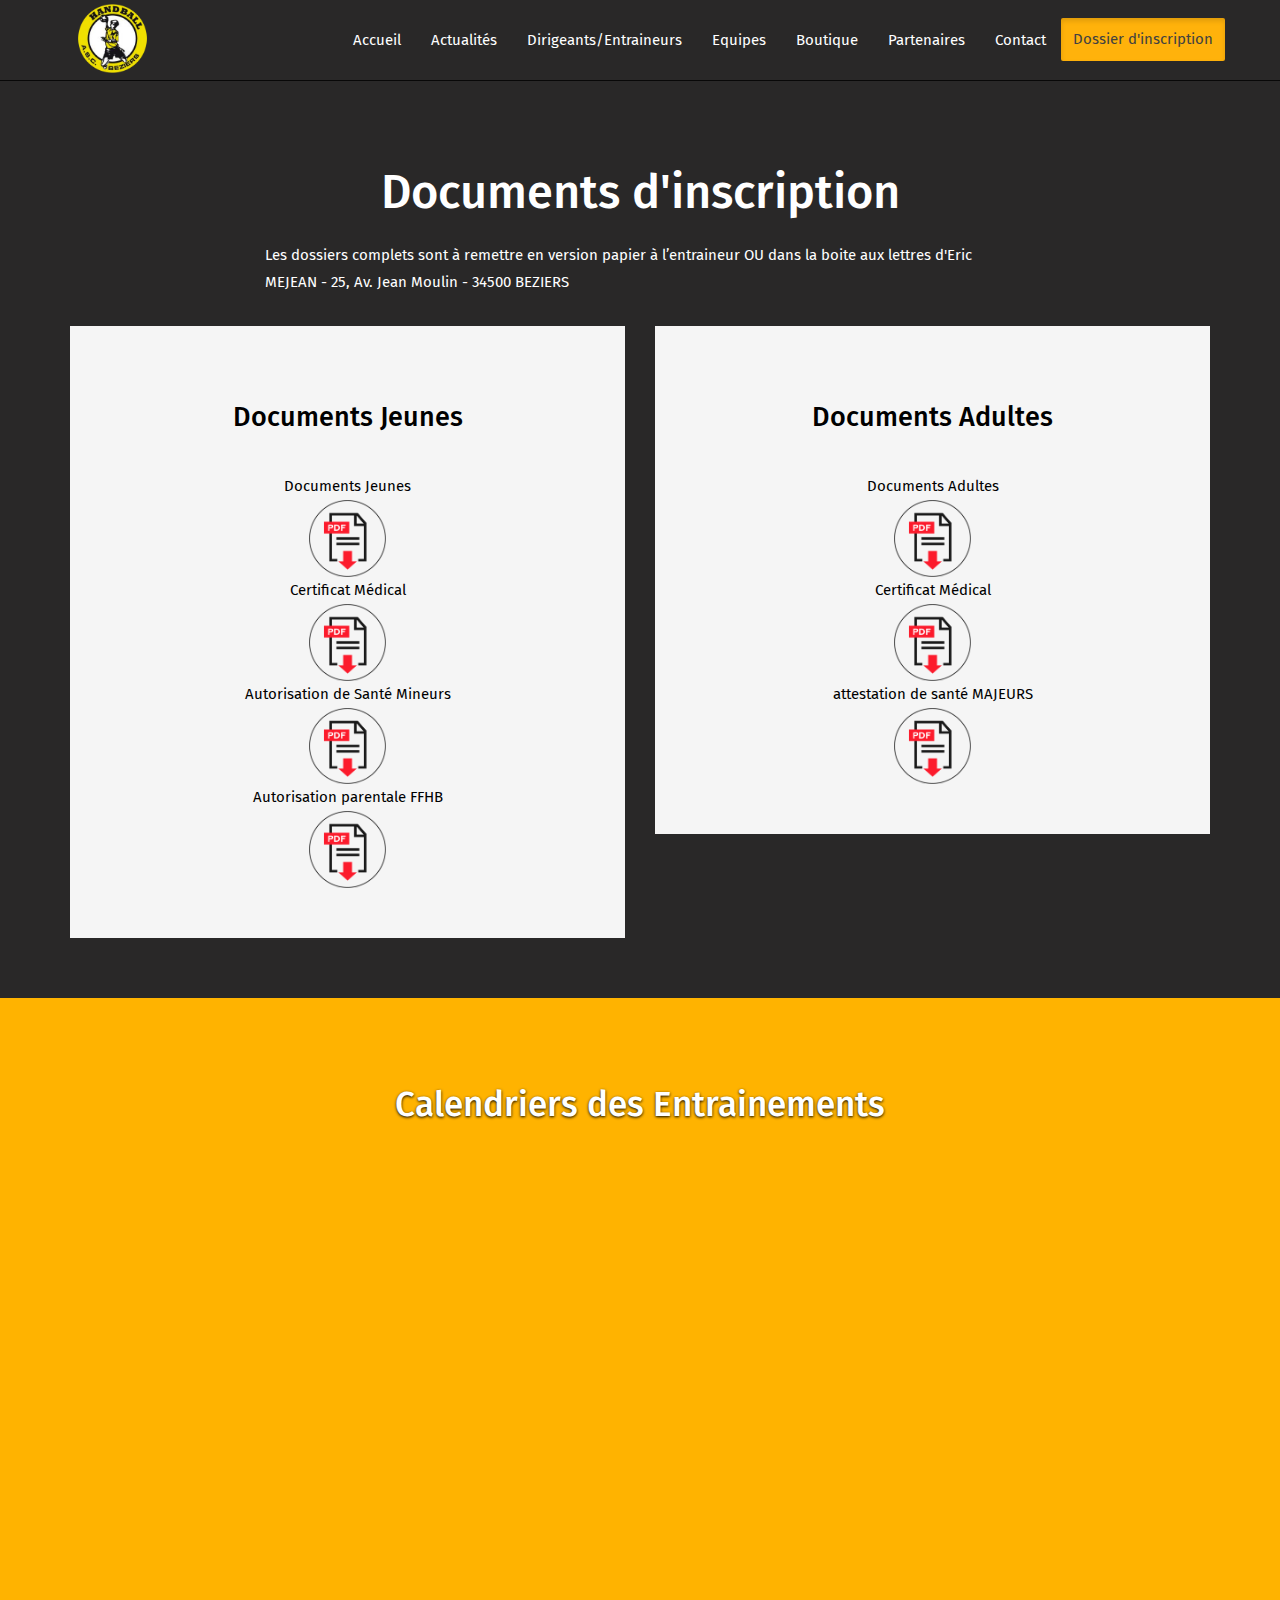
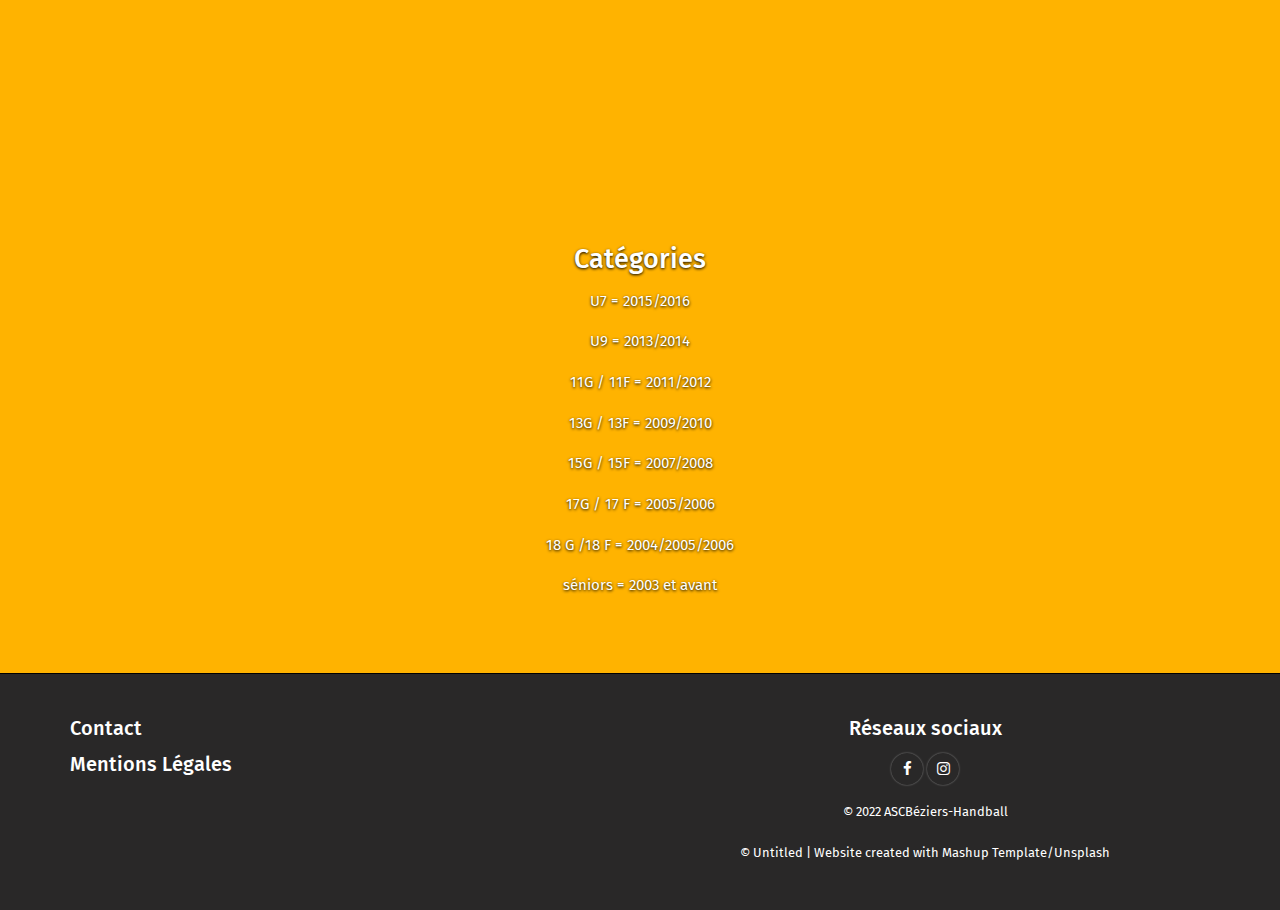
<file: documents.html>
<!DOCTYPE html>
<html lang="en">

<head>
  <meta charset="UTF-8">
  <meta content="IE=edge" http-equiv="X-UA-Compatible">
  <meta content="width=device-width,initial-scale=1" name="viewport">
  <meta content="description" name="description">
  <meta name="google" content="notranslate" />
  <meta content="Mashup templates have been developped by Orson.io team" name="author">
  <meta name="msapplication-tap-highlight" content="no">
  <title>Documents</title>  
  <link rel="icon" href="assets/favicon-32x32.png" />
<link href="./main.a3f694c0.css" rel="stylesheet"></head>

<body>

 <!-- Add your content of header -->
<header>
  <nav class="navbar  navbar-fixed-top navbar-default">
    <div class="container">
      <div class="navbar-header">
        <button type="button" class="navbar-toggle uarr collapsed" data-toggle="collapse" data-target="#navbar-collapse-uarr">
          <span class="sr-only">Toggle navigation</span>
          <span class="icon-bar"></span>
          <span class="icon-bar"></span>
          <span class="icon-bar"></span>
        </button>
        <a class="navbar-brand" href="./index.html" title="">
          <img src="assets/logoasc.png" class="navbar-logo-img logoFix" alt="">
        </a>
      </div>

      <div class="collapse navbar-collapse" id="navbar-collapse-uarr">
        <ul class="nav navbar-nav navbar-right">
          <li><a href="./index.html" title="" class="active">Accueil</a></li>
          <li><a href="./actualite.html" title="">Actualités</a></li>
          <li><a href="./dirigeantsEntraineurs.html" title=""> Dirigeants/Entraineurs </a></li>
          <li><a href="./equipe.html" title="">Equipes</a></li>
          <li><a href="./boutique.html" title="">Boutique</a></li>
          <li><a href="./partenaires.html" title="">Partenaires</a></li>
          <li><a href="./contact.html" title="">Contact</a></li>
          <li>
            <p>
              <a href="./documents.html" class="btn btn-primary navbar-btn" title="">Dossier d'inscription</a>
            </p>
          </li>
          
        </ul>
      </div>
    </div>
  </nav>
</header>



<div class="section-container">
    <div class="container">
    
        <div class="row">
            <div class="col-xs-12 col-md-8 col-md-offset-2">
                <div class="section-container-spacer">
                    <div class="text-center">
                        <h1>Documents d'inscription</h1>
                    </div>
                    <p>Les dossiers complets sont à remettre en version papier à l’entraineur
                      OU dans la boite aux lettres d'Eric MEJEAN - 25, Av. Jean Moulin - 34500 BEZIERS
                    </p>
                </div>
            </div>
        </div>

        <div class="row">
            <div class="col-md-6 ">
                <div class="download-card ">
                    <h3 class="blackText">Documents Jeunes</h3>
                    <br>
                    <a class="downloadCenterImg blackText" href="assets/fichier/Dossier_Jeunes.pdf" title=""> <div class="downloadCenterImg2"><img src="./assets/images/dlButtonPdf.png" class="downloadPdfImg" alt=""></div>Documents Jeunes</a> 
                    <a class="downloadCenterImg blackText" href="assets/fichier/Certificat_Medical.pdf" title=""> <div class="downloadCenterImg2"><img src="./assets/images/dlButtonPdf.png" class="downloadPdfImg" alt=""></div>Certificat Médical</a> 
                    <a class="downloadCenterImg blackText" href="assets/fichier/attestation_questionnaire_sante__MINEUR.pdf" title=""> <div class="downloadCenterImg2"><img src="./assets/images/dlButtonPdf.png" class="downloadPdfImg" alt=""></div>Autorisation de Santé Mineurs</a>
                    <a class="downloadCenterImg blackText" href="assets/fichier/Autorisation_Parentale.pdf" title=""> <div class="downloadCenterImg2"><img src="./assets/images/dlButtonPdf.png" class="downloadPdfImg" alt=""></div>Autorisation parentale FFHB</a> 
                </div>
            </div>
            <div class="col-md-6 ">
                <div class="download-card">
                    <h3 class="blackText">Documents Adultes</h3>
                    <br>
                    <a class="downloadCenterImg blackText" href="assets/fichier/Dossier_Adultes.pdf" title=""> <div class="downloadCenterImg2"><img src="./assets/images/dlButtonPdf.png" class="downloadPdfImg" alt=""></div>Documents Adultes</a> 
                    <a class="downloadCenterImg blackText" href="assets/fichier/Certificat_Medical.pdf" title=""> <div class="downloadCenterImg2"><img src="./assets/images/dlButtonPdf.png" class="downloadPdfImg" alt=""></div>Certificat Médical</a> 
                    <a class="downloadCenterImg blackText" href="assets/fichier/attestation_questionnaire_sante_MAJEURS.pdf" title=""> <div class="downloadCenterImg2"><img src="./assets/images/dlButtonPdf.png" class="downloadPdfImg" alt=""></div>attestation de santé MAJEURS</a> 
                    
                </div>
                    
            </div>
        </div>
    </div>
</div>           


<div class="section-container background-color-container white-text-container">
  <div class="container">
      <div class="row">
          <div class="col-xs-12">
              <div class="text-center">
                  <h2> Calendriers des Entrainements</h2>
                  <div class="responsive-iframe-container">
                      <iframe src="https://calendar.google.com/calendar/embed?height=600&wkst=2&bgcolor=%23ffffff&ctz=Europe%2FParis&showTz=0&showCalendars=0&showTabs=0&showPrint=0&showNav=1&showTitle=0&mode=WEEK&src=dW9zOXBkMjFzNGpnZXZodjJzczM2M2FmZzBAZ3JvdXAuY2FsZW5kYXIuZ29vZ2xlLmNvbQ&src=ZnIuZnJlbmNoI2hvbGlkYXlAZ3JvdXAudi5jYWxlbmRhci5nb29nbGUuY29t&color=%238E24AA&color=%230B8043" style="border-width:0" width="800" height="600" frameborder="0" scrolling="no"></iframe>  </div>
              </div>
              <div class="text-center ">
                <h3 class="blackText">Catégories</h3>
                <p class="blackText">U7 = 2015/2016</p>
                <p class="blackText">U9 = 2013/2014</p>
                <p class="blackText">11G / 11F = 2011/2012</p>
                <p class="blackText">13G / 13F = 2009/2010</p>
                <p class="blackText">15G / 15F = 2007/2008</p>
                <p class="blackText">17G / 17 F = 2005/2006</p>
                <p class="blackText">18 G /18 F = 2004/2005/2006</p>
                <p class="blackText">séniors = 2003 et avant</p>
              </div>
          </div>
      </div>
   </div>
</div>
                

</div>
        </div>
    </div>
</div>





<footer>
  <div class="section-container footer-container">
      <div class="container">
          <div class="row">
                  <div class="col-md-12 displayFooterGlo">
                      <div class="footerDisplayL">
                          <h4><a href="#">Contact</a></h4>
                          <h4><a href="#">Mentions Légales</a></h4>
                      </div>
                      <div class="footerDisplayR">
                          <h4>Réseaux sociaux</h4>
                          <p>
                              <a href="https://facebook.com/" class="social-round-icon white-round-icon fa-icon" title="Page Officielle"> 
                              <i class="fa fa-facebook" aria-hidden="true"></i>
                            </a>
                            <a href="#" class="social-round-icon white-round-icon fa-icon" title="">
                              <i class="fa fa-instagram" aria-hidden="true"></i>
                            </a>
                          </p>
                          <p><small>© 2022 ASCBéziers-Handball</small></p>    
                          <p><small>© Untitled | Website created with <a href="http://www.mashup-template.com/" class="link-like-text" title="Create website with free html template">Mashup Template</a>/<a href="http://www.unsplash.com/" class="link-like-text" title="Beautiful Free Images">Unsplash</a></small></p>    
                    
                      </div>
                      </div>
                  </div>
          </div>
      </div>
  </div>
</footer>


<script>
  document.addEventListener("DOMContentLoaded", function (event) {
    navActivePage();
  });
</script>

<!-- Google Analytics: change UA-XXXXX-X to be your site's ID 

<script>
  (function (i, s, o, g, r, a, m) {
    i['GoogleAnalyticsObject'] = r; i[r] = i[r] || function () {
      (i[r].q = i[r].q || []).push(arguments)
    }, i[r].l = 1 * new Date(); a = s.createElement(o),
      m = s.getElementsByTagName(o)[0]; a.async = 1; a.src = g; m.parentNode.insertBefore(a, m)
  })(window, document, 'script', '//www.google-analytics.com/analytics.js', 'ga');
  ga('create', 'UA-XXXXX-X', 'auto');
  ga('send', 'pageview');
</script>

--> 
<script type="text/javascript" src="./main.41beeca9.js"></script></body>

</html>
</file>
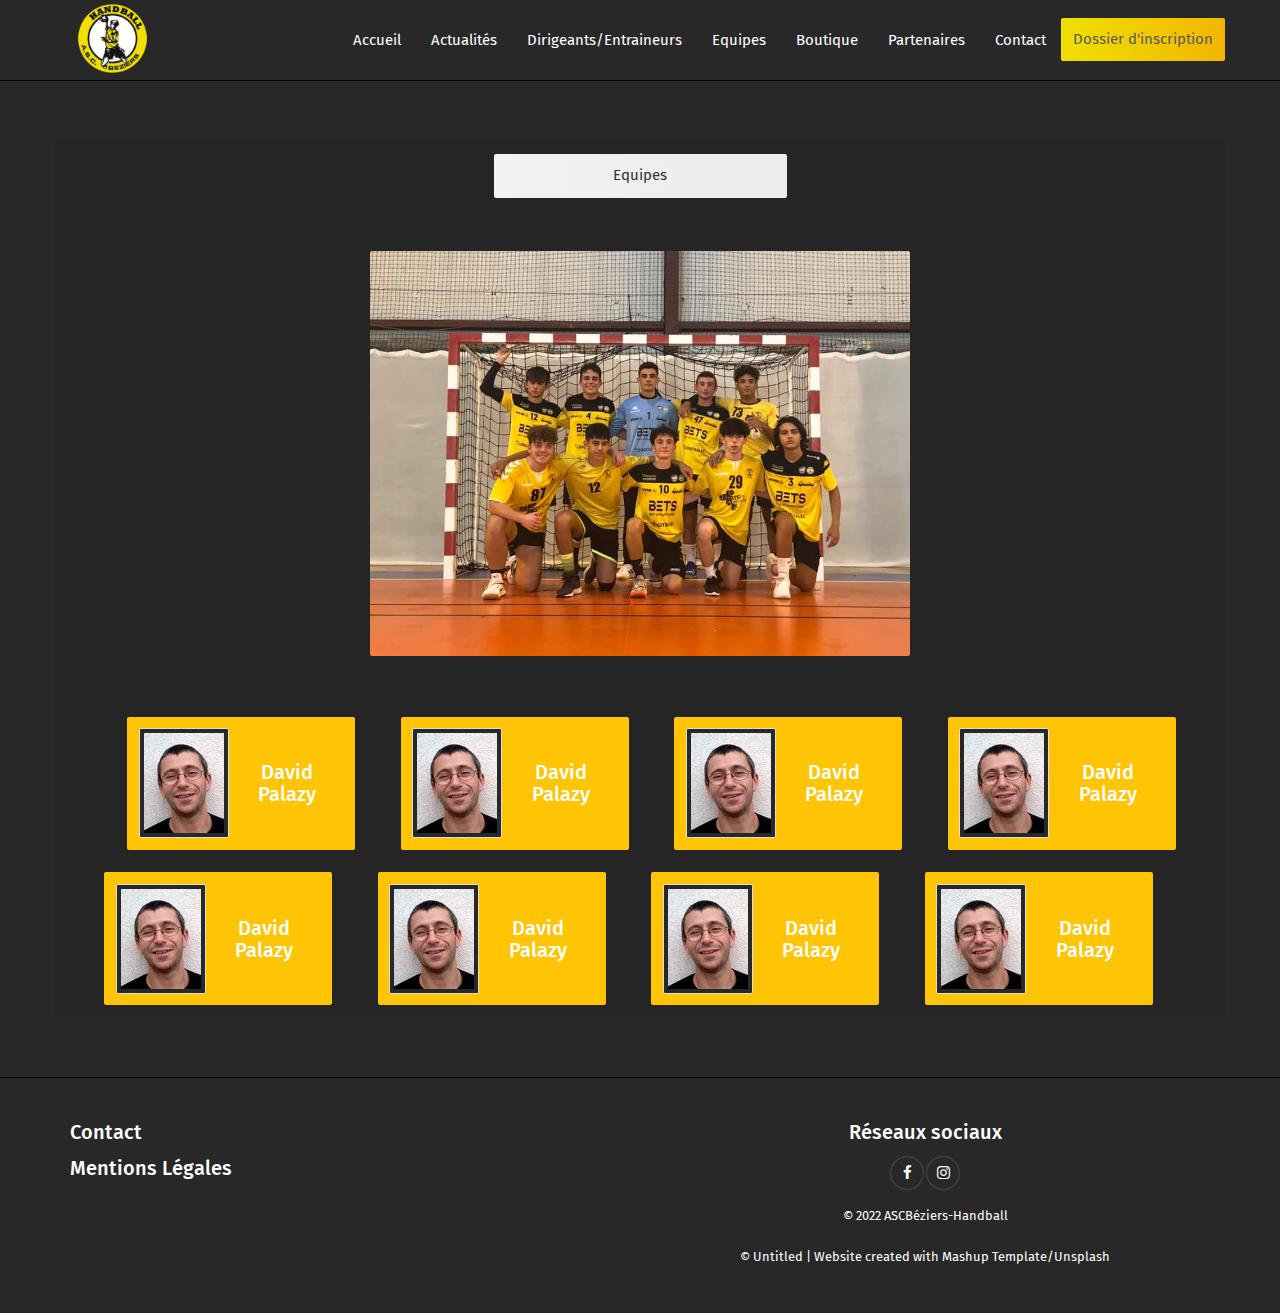
<file: equipe.html>
<!DOCTYPE html>
<html lang="en">

<head>
  <meta charset="UTF-8">
  <meta content="IE=edge" http-equiv="X-UA-Compatible">
  <meta content="width=device-width,initial-scale=1" name="viewport">
  <meta content="description" name="description">
  <meta name="google" content="notranslate" />
  <meta content="Mashup templates have been developped by Orson.io team" name="author">
  <meta name="msapplication-tap-highlight" content="no">
  <title>Equipes</title>  
  <link rel="icon" href="assets/favicon-32x32.png" />
<link href="./main.a3f694c0.css" rel="stylesheet"></head>

<body>

 <!-- Add your content of header -->
<header>
  <nav class="navbar  navbar-fixed-top navbar-default">
    <div class="container">
      <div class="navbar-header">
        <button type="button" class="navbar-toggle uarr collapsed" data-toggle="collapse" data-target="#navbar-collapse-uarr">
          <span class="sr-only">Toggle navigation</span>
          <span class="icon-bar"></span>
          <span class="icon-bar"></span>
          <span class="icon-bar"></span>
        </button>
        <a class="navbar-brand" href="./index.html" title="">
          <img src="assets/logoasc.png" class="navbar-logo-img logoFix" alt="">
        </a>
      </div>

      <div class="collapse navbar-collapse" id="navbar-collapse-uarr">
        <ul class="nav navbar-nav navbar-right">
          <li><a href="./index.html" title="" class="active">Accueil</a></li>
          <li><a href="./actualite.html" title="">Actualités</a></li>
          <li><a href="./dirigeantsEntraineurs.html" title=""> Dirigeants/Entraineurs </a></li>
          <li><a href="./equipe.html" title="">Equipes</a></li>
          <li><a href="./boutique.html" title="">Boutique</a></li>
          <li><a href="./partenaires.html" title="">Partenaires</a></li>
          <li><a href="./contact.html" title="">Contact</a></li>
          <li>
            <p>
              <a href="./documents.html" class="btn btn-primary navbar-btn" title="">Dossier d'inscription</a>
            </p>
          </li>
          
        </ul>
      </div>
    </div>
  </nav>
</header>

<div class="section-container">
  <div class="container containerColor displayEquipe">
  
    <div class="col-lg-12 equipeDropDownDisplay">
        <div class="dropdown dropdown-header dropdownBtnSize2">
            <button class="btn btn-default dropdown-toggle dropdownBtnSize" type="button" data-toggle="dropdown" aria-haspopup="true" aria-expanded="false">Equipes</button>
            <div class="dropdown-menu text-center dropdownBtnSize">
                <li class="dropdown"><a href="#">U7</a></li>
                <li class="dropdown"><a href="#">U9</a></li>
                <li class="dropdown"><a href="#">11G</a></li>
                <li class="dropdown"><a href="#">11F</a></li>
                <li class="dropdown"><a href="#">13G</a></li>
                <li class="dropdown"><a href="#">13F</a></li>
                <li class="dropdown"><a href="#">15G</a></li>
                <li class="dropdown"><a href="#">15F</a></li>
                <li class="dropdown"><a href="#">17G</a></li>
                <li class="dropdown"><a href="#">17F</a></li>
                <li class="dropdown"><a href="#">18G</a></li>
                <li class="dropdown"><a href="#">18F</a></li>
                <li class="dropdown"><a href="#">Séniors</a></li>
                
            </div>
        </div>
    </div>


  <div class="col-lg-6 page-base-image containerColor">
    <img class="img-responsive img-rounded" src="assets/Equipe/U18G1.jpg" alt="">
  </div>

</div>

<div class="container containerColor  displayEquipeJoueur">

  <div class="JoueurContainer img-rounded">
    <div class="displayJoueur">
      <img class="img-rounded img-thumbnail" src="assets/Staff/DavidPalazy.jpg" alt="">
      <h4 class="text-center textNomJoueur">David Palazy</h4>
    </div>
</div> 
<div class="JoueurContainer img-rounded">
  <div class="displayJoueur">
    <img class="img-rounded img-thumbnail" src="assets/Staff/DavidPalazy.jpg" alt="">
    <h4 class="text-center textNomJoueur">David Palazy</h4>
  </div>
</div> 
<div class="JoueurContainer img-rounded">
  <div class="displayJoueur">
    <img class="img-rounded img-thumbnail" src="assets/Staff/DavidPalazy.jpg" alt="">
    <h4 class="text-center textNomJoueur">David Palazy</h4>
  </div>
</div> 
<div class="JoueurContainer img-rounded">
  <div class="displayJoueur">
    <img class="img-rounded img-thumbnail" src="assets/Staff/DavidPalazy.jpg" alt="">
    <h4 class="text-center textNomJoueur">David Palazy</h4>
  </div>
</div> 
<div class="JoueurContainer img-rounded">
  <div class="displayJoueur">
    <img class="img-rounded img-thumbnail" src="assets/Staff/DavidPalazy.jpg" alt="">
    <h4 class="text-center textNomJoueur">David Palazy</h4>
  </div>
</div> 
<div class="JoueurContainer img-rounded">
  <div class="displayJoueur">
    <img class="img-rounded img-thumbnail" src="assets/Staff/DavidPalazy.jpg" alt="">
    <h4 class="text-center textNomJoueur">David Palazy</h4>
  </div>
</div> 
<div class="JoueurContainer img-rounded">
  <div class="displayJoueur">
    <img class="img-rounded img-thumbnail" src="assets/Staff/DavidPalazy.jpg" alt="">
    <h4 class="text-center textNomJoueur">David Palazy</h4>
  </div>
</div> 
<div class="JoueurContainer img-rounded">
  <div class="displayJoueur">
    <img class="img-rounded img-thumbnail" src="assets/Staff/DavidPalazy.jpg" alt="">
    <h4 class="text-center textNomJoueur">David Palazy</h4>
  </div>
</div> 

</div>


</div>



<footer>
    <div class="section-container footer-container">
        <div class="container">
            <div class="row">
                    <div class="col-md-12 displayFooterGlo">
                        <div class="footerDisplayL">
                            <h4><a href="#">Contact</a></h4>
                            <h4><a href="#">Mentions Légales</a></h4>
                        </div>
                        <div class="footerDisplayR">
                            <h4>Réseaux sociaux</h4>
                            <p>
                                <a href="https://facebook.com/" class="social-round-icon white-round-icon fa-icon" title="Page Officielle"> 
                                <i class="fa fa-facebook" aria-hidden="true"></i>
                              </a>
                              <a href="#" class="social-round-icon white-round-icon fa-icon" title="">
                                <i class="fa fa-instagram" aria-hidden="true"></i>
                              </a>
                            </p>
                            <p><small>© 2022 ASCBéziers-Handball</small></p>    
                            <p><small>© Untitled | Website created with <a href="http://www.mashup-template.com/" class="link-like-text" title="Create website with free html template">Mashup Template</a>/<a href="http://www.unsplash.com/" class="link-like-text" title="Beautiful Free Images">Unsplash</a></small></p>    
                      
                        </div>
                        </div>
                    </div>
            </div>
        </div>
    </div>
  </footer>
  
  
  <script>
    document.addEventListener("DOMContentLoaded", function (event) {
      navActivePage();
    });
  </script>
  
  <!-- Google Analytics: change UA-XXXXX-X to be your site's ID 
  
  <script>
    (function (i, s, o, g, r, a, m) {
      i['GoogleAnalyticsObject'] = r; i[r] = i[r] || function () {
        (i[r].q = i[r].q || []).push(arguments)
      }, i[r].l = 1 * new Date(); a = s.createElement(o),
        m = s.getElementsByTagName(o)[0]; a.async = 1; a.src = g; m.parentNode.insertBefore(a, m)
    })(window, document, 'script', '//www.google-analytics.com/analytics.js', 'ga');
    ga('create', 'UA-XXXXX-X', 'auto');
    ga('send', 'pageview');
  </script>
  
  -->
  
  <script type="text/javascript" src="./main.41beeca9.js"></script></body>
  
  </html>
</file>
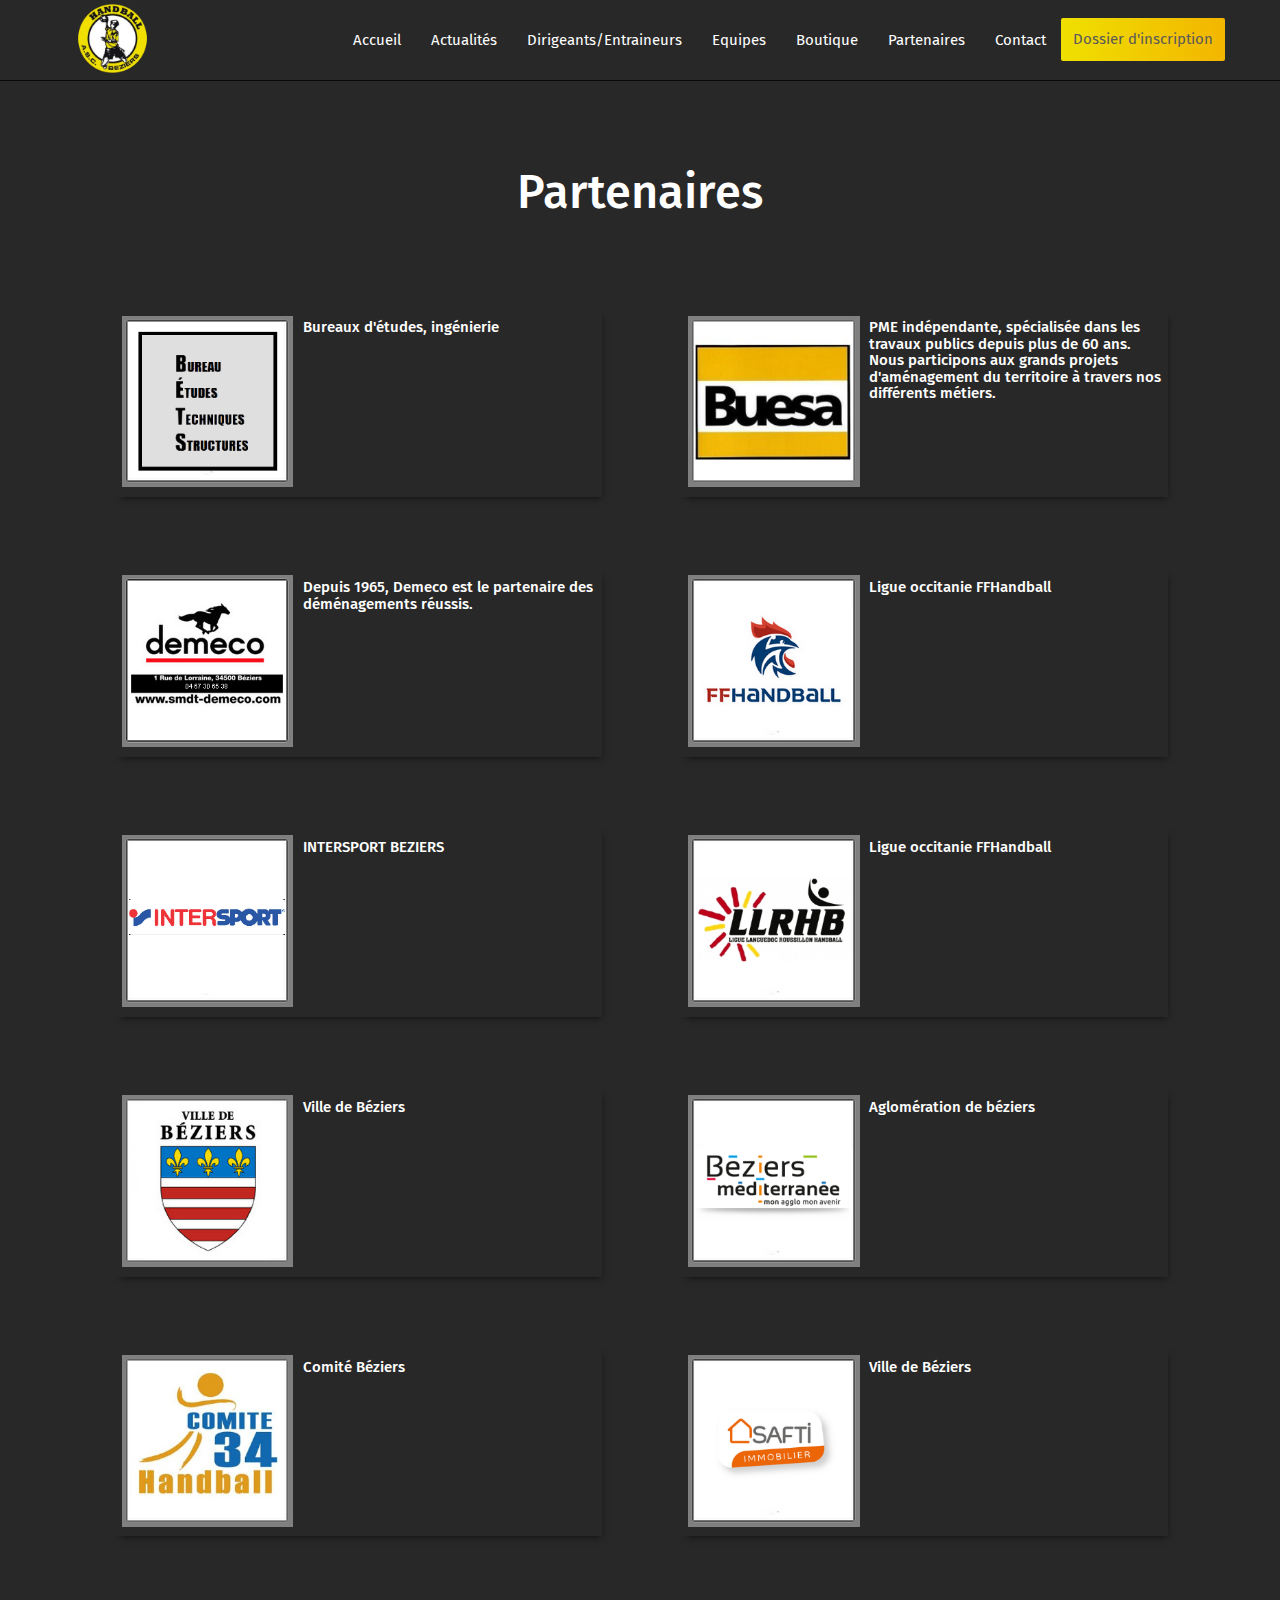
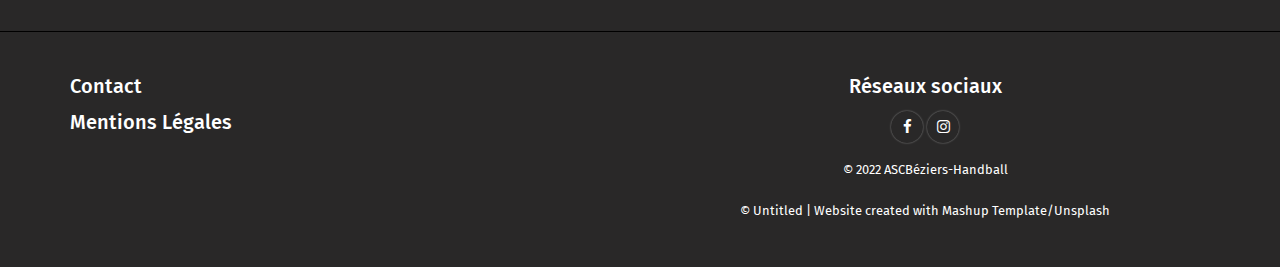
<file: partenaires.html>
<!DOCTYPE html>
<html lang="en">

<head>
  <meta charset="UTF-8">
  <meta content="IE=edge" http-equiv="X-UA-Compatible">
  <meta content="width=device-width,initial-scale=1" name="viewport">
  <meta content="description" name="description">
  <meta name="google" content="notranslate" />
  <meta content="Mashup templates have been developped by Orson.io team" name="author">
  <meta name="msapplication-tap-highlight" content="no">
  <title>Partenaires</title>  
  <link rel="icon" href="assets/favicon-32x32.png" />
<link href="./main.a3f694c0.css" rel="stylesheet"></head>

<body>

 <!-- Add your content of header -->
<header>
  <nav class="navbar  navbar-fixed-top navbar-default">
    <div class="container">
      <div class="navbar-header">
        <button type="button" class="navbar-toggle uarr collapsed" data-toggle="collapse" data-target="#navbar-collapse-uarr">
          <span class="sr-only">Toggle navigation</span>
          <span class="icon-bar"></span>
          <span class="icon-bar"></span>
          <span class="icon-bar"></span>
        </button>
        <a class="navbar-brand" href="./index.html" title="">
          <img src="assets/logoasc.png" class="navbar-logo-img logoFix" alt="">
        </a>
      </div>

      <div class="collapse navbar-collapse" id="navbar-collapse-uarr">
        <ul class="nav navbar-nav navbar-right">
          <li><a href="./index.html" title="" class="active">Accueil</a></li>
          <li><a href="./actualite.html" title="">Actualités</a></li>
          <li><a href="./dirigeantsEntraineurs.html" title=""> Dirigeants/Entraineurs </a></li>
          <li><a href="./equipe.html" title="">Equipes</a></li>
          <li><a href="./boutique.html" title="">Boutique</a></li>
          <li><a href="./partenaires.html" title="">Partenaires</a></li>
          <li><a href="./contact.html" title="">Contact</a></li>
          <li>
            <p>
              <a href="./documents.html" class="btn btn-primary navbar-btn" title="">Dossier d'inscription</a>
            </p>
          </li>
          
        </ul>
      </div>
    </div>
  </nav>
</header>

<div class="section-container">
    <div class="container">
        <div class="row section-container-spacer">
            <div class="col-xs-12">
                <div class="text-center">
                    <h1>Partenaires</h1>
                </div>
            </div>
        </div>
        <div class=" displayPartenaire">
            <div class="partenaire">
                <div class="imagePartenaire"><a href=""><img class="img-responsive" src="assets/partenaires/BETS.png" alt=""></a></div>
                <div class="textPartenaire"><h5>Bureaux d'études, ingénierie</h5>
                </div>          
            </div>
            <div class="partenaire">
                <div class="imagePartenaire"><a href="https://buesa.com/accueil"><img class="img-responsive" src="assets/partenaires/Buesa.png" alt=""></a></div>
                <div class="textPartenaire"><h5>PME indépendante, spécialisée dans les travaux publics depuis plus de 60 ans.
                  Nous participons aux grands projets d'aménagement du territoire à travers nos différents métiers.</h5>
                </div>
            </div>
            <div class="partenaire">
                <div class="imagePartenaire"><a href="https://www.demeco.fr/"><img class="img-responsive" src="assets/partenaires/Demeco.png" alt=""></a></div>
                <div class="textPartenaire"><h5>Depuis 1965, Demeco est le partenaire des déménagements réussis.</h5>
                </div>
            </div>
            <div class="partenaire">
                <div class="imagePartenaire"><a href="https://www.occitanie-handball.fr/2-uncategorised/49-comite-de-l-herault"><img class="img-responsive" src="assets/partenaires/FFHB.png" alt=""></a></div>
                <div class="textPartenaire"><h5>Ligue occitanie FFHandball</h5>
                </div>
            </div>
            <div class="partenaire">
                <div class="imagePartenaire"><a href="https://www.intersport.fr/H%C3%A9rault-34/BEZIERS-34500/INTERSPORT-BEZIERS/00135_000/"><img class="img-responsive" src="assets/partenaires/Intersport.png" alt=""></a></div>
                <div class="textPartenaire"><h5>INTERSPORT BEZIERS</h5>
                </div>
            </div>
            <div class="partenaire">
                <div class="imagePartenaire"><a href="https://www.occitanie-handball.fr/2-uncategorised/49-comite-de-l-herault"><img class="img-responsive" src="assets/partenaires/LLRHB.png" alt=""></a></div>
                <div class="textPartenaire"><h5>Ligue occitanie FFHandball</h5>
                </div>
            </div>
            <div class="partenaire">
                <div class="imagePartenaire"><img class="img-responsive" src="assets/partenaires/LogoBeziers.png" alt=""></div>
                <div class="textPartenaire"><h5>Ville de Béziers</h5>
                </div>
            </div>
            <div class="partenaire">
                <div class="imagePartenaire"><a href="https://lagglo.fr/"><img class="img-responsive" src="assets/partenaires/LogoBeziersMediterranee.png" alt=""></a></div>
                <div class="textPartenaire"><h5>Aglomération de béziers</h5>
                </div>
            </div>
            <div class="partenaire">
                <div class="imagePartenaire"><a href=""></a><img class="img-responsive" src="assets/partenaires/LogoComite.png" alt=""></div>
                <div class="textPartenaire"><h5>Comité Béziers</h5>
                </div>
            </div>
            <div class="partenaire">
                <div class="imagePartenaire"><a href="https://www.safti.fr/votre-conseiller-safti/david-prandini"><img class="img-responsive" src="assets/partenaires/SAFTI.png" alt=""></a></div>
                <div class="textPartenaire"><h5>Ville de Béziers</h5>
                </div>
            </div>

        </div>
    </div>
</div>  

<footer>
  <div class="section-container footer-container">
      <div class="container">
          <div class="row">
                  <div class="col-md-12 displayFooterGlo">
                      <div class="footerDisplayL">
                          <h4><a href="contact.html">Contact</a></h4>
                          <h4><a href="#">Mentions Légales</a></h4>
                      </div>
                      <div class="footerDisplayR">
                          <h4>Réseaux sociaux</h4>
                          <p>
                              <a href="https://facebook.com/" class="social-round-icon white-round-icon fa-icon" title="Page Officielle"> 
                              <i class="fa fa-facebook" aria-hidden="true"></i>
                            </a>
                            <a href="#" class="social-round-icon white-round-icon fa-icon" title="">
                              <i class="fa fa-instagram" aria-hidden="true"></i>
                            </a>
                          </p>
                          <p><small>© 2022 ASCBéziers-Handball</small></p>    
                          <p><small>© Untitled | Website created with <a href="http://www.mashup-template.com/" class="link-like-text" title="Create website with free html template">Mashup Template</a>/<a href="http://www.unsplash.com/" class="link-like-text" title="Beautiful Free Images">Unsplash</a></small></p>    
                    
                      </div>
                      </div>
                  </div>
          </div>
      </div>
  </div>
</footer>


<script>
  document.addEventListener("DOMContentLoaded", function (event) {
    navActivePage();
  });
</script>

<!-- Google Analytics: change UA-XXXXX-X to be your site's ID 

<script>
  (function (i, s, o, g, r, a, m) {
    i['GoogleAnalyticsObject'] = r; i[r] = i[r] || function () {
      (i[r].q = i[r].q || []).push(arguments)
    }, i[r].l = 1 * new Date(); a = s.createElement(o),
      m = s.getElementsByTagName(o)[0]; a.async = 1; a.src = g; m.parentNode.insertBefore(a, m)
  })(window, document, 'script', '//www.google-analytics.com/analytics.js', 'ga');
  ga('create', 'UA-XXXXX-X', 'auto');
  ga('send', 'pageview');
</script>

-->

<script type="text/javascript" src="./main.41beeca9.js"></script></body>

</html>
</file>
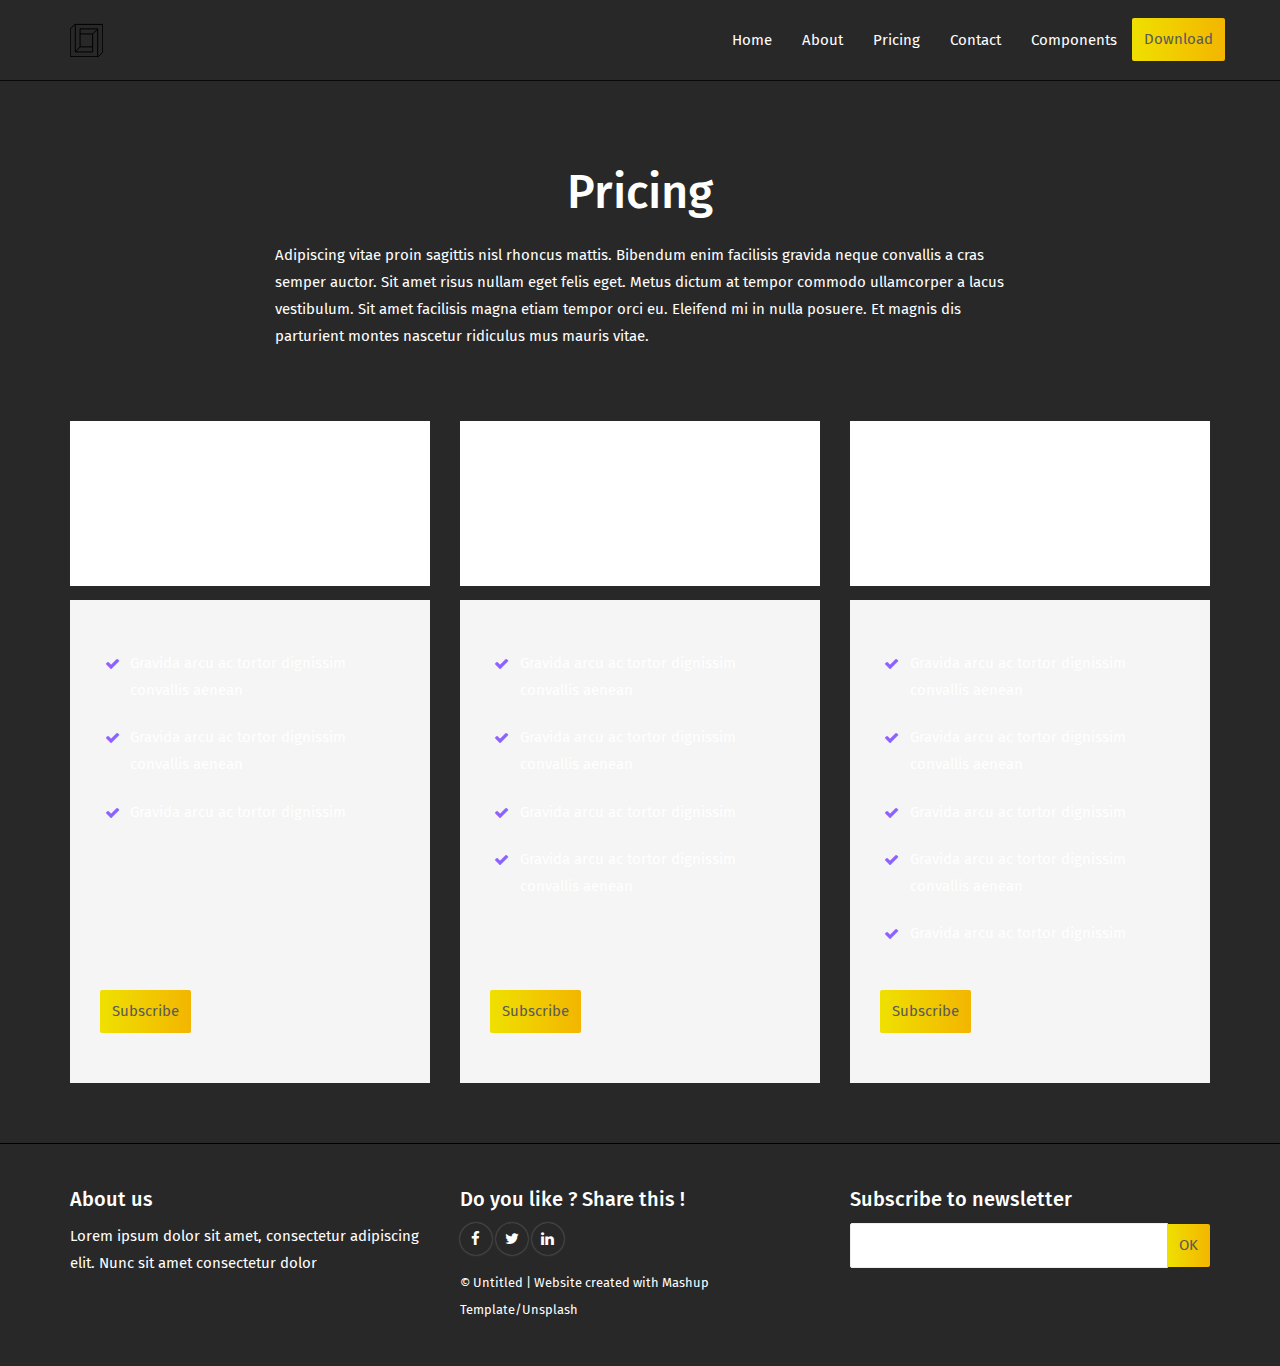
<file: pricing.html>
<!DOCTYPE html>
<html lang="en">

<head>
  <meta charset="UTF-8">
  <meta content="IE=edge" http-equiv="X-UA-Compatible">
  <meta content="width=device-width,initial-scale=1" name="viewport">
  <meta content="description" name="description">
  <meta name="google" content="notranslate" />
  <meta content="Mashup templates have been developped by Orson.io team" name="author">

  <!-- Disable tap highlight on IE -->
  <meta name="msapplication-tap-highlight" content="no">
  
  <link href="./assets/apple-touch-icon.png" rel="apple-touch-icon">
  <link href="./assets/favicon.ico" rel="icon">

 

  <title>Title page</title>  

<link href="./main.a3f694c0.css" rel="stylesheet"></head>

<body>

 <!-- Add your content of header -->
<header>
  <nav class="navbar  navbar-fixed-top navbar-default">
    <div class="container">
      <div class="navbar-header">
        <button type="button" class="navbar-toggle uarr collapsed" data-toggle="collapse" data-target="#navbar-collapse-uarr">
          <span class="sr-only">Toggle navigation</span>
          <span class="icon-bar"></span>
          <span class="icon-bar"></span>
          <span class="icon-bar"></span>
        </button>
        <a class="navbar-brand" href="./index.html" title="">
          <img src="./assets/images/mashuptemplate.svg" class="navbar-logo-img" alt="">
        </a>
      </div>

      <div class="collapse navbar-collapse" id="navbar-collapse-uarr">
        <ul class="nav navbar-nav navbar-right">
          <li><a href="./index.html" title="" class="active">Home</a></li>
          <li><a href="./about.html" title=""> About</a></li>
          <li><a href="./pricing.html" title=""> Pricing </a></li>
          <li><a href="./contact.html" title="">Contact</a></li>
          <li><a href="./components.html" title="">Components</a></li>
          <li>
            <p>
              <a href="./download.html" class="btn btn-primary navbar-btn" title="">Download</a>
            </p>
          </li>
          
        </ul>
      </div>
    </div>
  </nav>
</header>




<div class="section-container">
    <div class="container">
        <div class="row section-container-spacer">
            <div class="col-xs-12">
                <div class="text-center">
                    <h1>Pricing</h1>
                </div>
                <div class="col-md-8 col-md-offset-2">
                    <p>Adipiscing vitae proin sagittis nisl rhoncus mattis. Bibendum enim facilisis gravida neque convallis
                        a cras semper auctor. Sit amet risus nullam eget felis eget. Metus dictum at tempor commodo ullamcorper
                        a lacus vestibulum. Sit amet facilisis magna etiam tempor orci eu. Eleifend mi in nulla posuere.
                        Et magnis dis parturient montes nascetur ridiculus mus mauris vitae. 
                    </p>
                </div>
            </div>
        </div>

        <div class="row">
            <div class="col-md-4">
                <div class="pricing-card pricing-primary">
                    <h3>Personal</h3>
                    <h6 class="price">18 <span>$/MO</span></h6>
                </div>
                <div class="pricing-features">
                    <ul class="features">
                        <li>Gravida arcu ac tortor dignissim convallis aenean</li>
                        <li>Gravida arcu ac tortor dignissim convallis aenean</li>
                        <li>Gravida arcu ac tortor dignissim</li>
                    </ul>

                    <a href="contact.html" class="btn btn-primary" title="">Subscribe</a>
                </div>

            </div>
            <div class="col-md-4">
                <div class="pricing-card pricing-info">
                    <h3>Profesional</h3>
                    <h6 class="price"> 28 <span>$/MO</span></h6>
                </div>
                <div class="pricing-features">
                    <ul class="features">
                        <li>Gravida arcu ac tortor dignissim convallis aenean</li>
                        <li>Gravida arcu ac tortor dignissim convallis aenean</li>
                        <li>Gravida arcu ac tortor dignissim</li>
                        <li>Gravida arcu ac tortor dignissim convallis aenean</li>
                    </ul>
                    
                    <a href="contact.html" class="btn btn-primary" title="">Subscribe</a>
                </div>
            </div>
            <div class="col-md-4">
                <div class="pricing-card pricing-secondary">
                    <h3>Business</h3>
                    <h6 class="price">48 <span>$/MO</span></h6>
                </div>
                <div class="pricing-features">
                    <ul class="features">
                        <li>Gravida arcu ac tortor dignissim convallis aenean</li>
                        <li>Gravida arcu ac tortor dignissim convallis aenean</li>
                        <li>Gravida arcu ac tortor dignissim</li>
                        <li>Gravida arcu ac tortor dignissim convallis aenean</li>
                        <li>Gravida arcu ac tortor dignissim</li>
                    </ul>
                    <a href="contact.html" class="btn btn-primary" title="">Subscribe</a>
                </div>
            </div>
        </div>

    </div>
</div>  


<footer>
    <div class="section-container footer-container">
        <div class="container">
            <div class="row">
                    <div class="col-md-4">
                        <h4>About us</h4>
                        <p>Lorem ipsum dolor sit amet, consectetur adipiscing elit. Nunc sit amet consectetur dolor</p>
                    </div>

                    <div class="col-md-4">
                        <h4>Do you like ? Share this !</h4>
                        <p>
                            <a href="https://facebook.com/" class="social-round-icon white-round-icon fa-icon" title="">
                            <i class="fa fa-facebook" aria-hidden="true"></i>
                          </a>
                          <a href="https://twitter.com/" class="social-round-icon white-round-icon fa-icon" title="">
                            <i class="fa fa-twitter" aria-hidden="true"></i>
                          </a>
                          <a href="https://www.linkedin.com/" class="social-round-icon white-round-icon fa-icon" title="">
                            <i class="fa fa-linkedin" aria-hidden="true"></i>
                          </a>
                        </p>
                        <p><small>© Untitled | Website created with <a href="http://www.mashup-template.com/" class="link-like-text" title="Create website with free html template">Mashup Template</a>/<a href="http://www.unsplash.com/" class="link-like-text" title="Beautiful Free Images">Unsplash</a></small></p>    
                    </div>

                    <div class="col-md-4">
                        <h4>Subscribe to newsletter</h4>
                        
                        <div class="form-group">
                            <div class="input-group">
                                <input type="text" class="form-control footer-input-text">
                                <div class="input-group-btn">
                                    <button type="button" class="btn btn-primary btn-newsletter ">OK</button>
                                </div>
                            </div>
                        </div>


                    </div>
            </div>
        </div>
    </div>
</footer>

<script>
  document.addEventListener("DOMContentLoaded", function (event) {
    navActivePage();
  });
</script>

<!-- Google Analytics: change UA-XXXXX-X to be your site's ID 

<script>
  (function (i, s, o, g, r, a, m) {
    i['GoogleAnalyticsObject'] = r; i[r] = i[r] || function () {
      (i[r].q = i[r].q || []).push(arguments)
    }, i[r].l = 1 * new Date(); a = s.createElement(o),
      m = s.getElementsByTagName(o)[0]; a.async = 1; a.src = g; m.parentNode.insertBefore(a, m)
  })(window, document, 'script', '//www.google-analytics.com/analytics.js', 'ga');
  ga('create', 'UA-XXXXX-X', 'auto');
  ga('send', 'pageview');
</script>

--> 
<script type="text/javascript" src="./main.41beeca9.js"></script></body>

</html>
</file>
<file: main.a3f694c0.css>
@import url(https://fonts.googleapis.com/css?family=La+Belle+Aurore|Fira+Sans:400,700);@import url(https://maxcdn.bootstrapcdn.com/font-awesome/4.7.0/css/font-awesome.min.css);/*!
 * Bootstrap v3.3.7 (http://getbootstrap.com)
 * Copyright 2011-2016 Twitter, Inc.
 * Licensed under MIT (https://github.com/twbs/bootstrap/blob/master/LICENSE)
 */
/*! normalize.css v3.0.3 | MIT License | github.com/necolas/normalize.css */html{font-family:sans-serif;-ms-text-size-adjust:100%;-webkit-text-size-adjust:100%}body{margin:0}article,aside,details,figcaption,figure,footer,header,hgroup,main,menu,nav,section,summary{display:block}audio,canvas,progress,video{display:inline-block;vertical-align:baseline}audio:not([controls]){display:none;height:0}[hidden],template{display:none}a{background-color:transparent}a:active,a:hover{outline:0}abbr[title]{border-bottom:1px dotted}b,strong{font-weight:700}dfn{font-style:italic}h1{font-size:2em;margin:.67em 0}mark{background:#ff0;color:#000}small{font-size:80%}sub,sup{font-size:75%;line-height:0;position:relative;vertical-align:baseline}sup{top:-.5em}sub{bottom:-.25em}img{border:0}svg:not(:root){overflow:hidden}figure{margin:1em 40px}hr{box-sizing:content-box;height:0}pre{overflow:auto}code,kbd,pre,samp{font-family:monospace,monospace;font-size:1em}button,input,optgroup,select,textarea{color:inherit;font:inherit;margin:0}button{overflow:visible}button,select{text-transform:none}button,html input[type=button],input[type=reset],input[type=submit]{-webkit-appearance:button;cursor:pointer}button[disabled],html input[disabled]{cursor:default}button::-moz-focus-inner,input::-moz-focus-inner{border:0;padding:0}input{line-height:normal}input[type=checkbox],input[type=radio]{box-sizing:border-box;padding:0}input[type=number]::-webkit-inner-spin-button,input[type=number]::-webkit-outer-spin-button{height:auto}input[type=search]{-webkit-appearance:textfield;box-sizing:content-box}input[type=search]::-webkit-search-cancel-button,input[type=search]::-webkit-search-decoration{-webkit-appearance:none}fieldset{border:1px solid silver;margin:0 2px;padding:.35em .625em .75em}textarea{overflow:auto}optgroup{font-weight:700}table{border-collapse:collapse;border-spacing:0}td,th{padding:0}

/*! Source: https://github.com/h5bp/html5-boilerplate/blob/master/src/css/main.css */@media print{*,:after,:before{background:transparent!important;color:#000!important;box-shadow:none!important;text-shadow:none!important}a,a:visited{text-decoration:underline}a[href]:after{content:" (" attr(href) ")"}abbr[title]:after{content:" (" attr(title) ")"}a[href^="#"]:after,a[href^="javascript:"]:after{content:""}blockquote,pre{border:1px solid #999;page-break-inside:avoid}thead{display:table-header-group}img,tr{page-break-inside:avoid}img{max-width:100%!important}h2,h3,p{orphans:3;widows:3}h2,h3{page-break-after:avoid}.navbar{display:none}.btn>.caret,.dropup>.btn>.caret{border-top-color:#000!important}.label{border:1px solid #000}.table{border-collapse:collapse!important}.table td,.table th{background-color:#292828!important}.table-bordered td,.table-bordered th{border:1px solid rgb(31, 31, 31)!important}}*,:after,:before{-webkit-box-sizing:border-box;-moz-box-sizing:border-box;box-sizing:border-box}html{font-size:10px;-webkit-tap-highlight-color:transparent}body{font-family:Fira Sans,Helvetica,Arial,sans-serif;font-size:15px;line-height:1.81;color:rgb(255, 255, 255);background-color:#292828}button,input,select,textarea{font-family:inherit;font-size:inherit;line-height:inherit}a{color:#ffffff;text-decoration:none}a:focus,a:hover{color:#ffbb00;text-decoration:underline}a:focus{outline:5px auto -webkit-focus-ring-color;outline-offset:-2px}figure{margin:0}img{vertical-align:middle}.img-responsive{display:block;max-width:100%;width: 100%;height:auto;}.img-rounded{border-radius:2px}.img-thumbnail{padding:4px;line-height:1.81;background-color:#292828;border:1px solid #ddd;border-radius:2px;-webkit-transition:all .2s ease-in-out;-o-transition:all .2s ease-in-out;transition:all .2s ease-in-out;display:inline-block;max-width:100%;height:auto}.img-circle{border-radius:50%}hr{margin-top:27px;margin-bottom:27px;border:0;border-top:1px solid #eee}.sr-only{position:absolute;width:1px;height:1px;margin:-1px;padding:0;overflow:hidden;clip:rect(0,0,0,0);border:0}.sr-only-focusable:active,.sr-only-focusable:focus{position:static;width:auto;height:auto;margin:0;overflow:visible;clip:auto}[role=button]{cursor:pointer}.h1,.h2,.h3,.h4,.h5,.h6,h1,h2,h3,h4,h5,h6{font-family:inherit;font-weight:500;line-height:1.1;color:#ffffff}.h1 .small,.h1 small,.h2 .small,.h2 small,.h3 .small,.h3 small,.h4 .small,.h4 small,.h5 .small,.h5 small,.h6 .small,.h6 small,h1 .small,h1 small,h2 .small,h2 small,h3 .small,h3 small,h4 .small,h4 small,h5 .small,h5 small,h6 .small,h6 small{font-weight:400;line-height:1;color:#777}.h1,.h2,.h3,h1,h2,h3{margin-top:27px;margin-bottom:13.5px}.h1 .small,.h1 small,.h2 .small,.h2 small,.h3 .small,.h3 small,h1 .small,h1 small,h2 .small,h2 small,h3 .small,h3 small{font-size:65%}.h4,.h5,.h6,h4,h5,h6{margin-top:13.5px;margin-bottom:13.5px}.h4 .small,.h4 small,.h5 .small,.h5 small,.h6 .small,.h6 small,h4 .small,h4 small,h5 .small,h5 small,h6 .small,h6 small{font-size:75%}.h1,h1{font-size:47px}.h2,h2{font-size:35px}.h3,h3{font-size:27px}.h4,h4{font-size:20px}.h5,h5{font-size:15px}.h6,h6{font-size:13px}p{margin:0 0 13.5px}.lead{margin-bottom:27px;font-size:17px;font-weight:300;line-height:1.4}@media (min-width:994px){.lead{font-size:22.5px}}.small,small{font-size:86%}.mark,mark{background-color:#fcf8e3;padding:.2em}.text-left{text-align:left}.text-right{text-align:right}.text-center{text-align:center}.text-justify{text-align:justify}.text-nowrap{white-space:nowrap}.text-lowercase{text-transform:lowercase}.initialism,.text-uppercase{text-transform:uppercase}.text-capitalize{text-transform:capitalize}.text-muted{color:#777}.text-primary{color:#8b62ff}a.text-primary:focus,a.text-primary:hover{color:#ffbb00}.text-success{color:#fff}a.text-success:focus,a.text-success:hover{color:#e6e6e6}.text-info{color:#31708f}a.text-info:focus,a.text-info:hover{color:#245269}.text-warning{color:#8a6d3b}a.text-warning:focus,a.text-warning:hover{color:#66512c}.text-danger{color:#fff}a.text-danger:focus,a.text-danger:hover{color:#e6e6e6}.bg-primary{color:#fff;background-color:#8b62ff}a.bg-primary:focus,a.bg-primary:hover{background-color:#ffbb00}.bg-success{background-color:#005bff}a.bg-success:focus,a.bg-success:hover{background-color:#0049cc}.bg-info{background-color:#d9edf7}a.bg-info:focus,a.bg-info:hover{background-color:#afd9ee}.bg-warning{background-color:#fcf8e3}a.bg-warning:focus,a.bg-warning:hover{background-color:#f7ecb5}.bg-danger{background-color:#fe6767}a.bg-danger:focus,a.bg-danger:hover{background-color:#fe3434}.page-header{padding-bottom:12.5px;margin:54px 0 27px;border-bottom:1px solid #eee}ol,ul{margin-top:0;margin-bottom:13.5px}ol ol,ol ul,ul ol,ul ul{margin-bottom:0}.list-inline,.list-unstyled{padding-left:0;list-style:none}.list-inline{margin-left:-5px}.list-inline>li{display:inline-block;padding-left:5px;padding-right:5px}dl{margin-top:0;margin-bottom:27px}dd,dt{line-height:1.81}dt{font-weight:700}dd{margin-left:0}.dl-horizontal dd:after,.dl-horizontal dd:before{content:" ";display:table}.dl-horizontal dd:after{clear:both}@media (min-width:994px){.dl-horizontal dt{float:left;width:160px;clear:left;text-align:right;overflow:hidden;text-overflow:ellipsis;white-space:nowrap}.dl-horizontal dd{margin-left:180px}}abbr[data-original-title],abbr[title]{cursor:help;border-bottom:1px dotted #777}.initialism{font-size:90%}blockquote{padding:13.5px 27px;margin:0 0 27px;font-size:18.75px;border-left:5px solid #eee}blockquote ol:last-child,blockquote p:last-child,blockquote ul:last-child{margin-bottom:0}blockquote .small,blockquote footer,blockquote small{display:block;font-size:80%;line-height:1.81;color:#777}blockquote .small:before,blockquote footer:before,blockquote small:before{content:"\2014   \A0"}.blockquote-reverse,blockquote.pull-right{padding-right:15px;padding-left:0;border-right:5px solid #eee;border-left:0;text-align:right}.blockquote-reverse .small:before,.blockquote-reverse footer:before,.blockquote-reverse small:before,blockquote.pull-right .small:before,blockquote.pull-right footer:before,blockquote.pull-right small:before{content:""}.blockquote-reverse .small:after,.blockquote-reverse footer:after,.blockquote-reverse small:after,blockquote.pull-right .small:after,blockquote.pull-right footer:after,blockquote.pull-right small:after{content:"\A0   \2014"}address{margin-bottom:27px;font-style:normal;line-height:1.81}code,kbd,pre,samp{font-family:Menlo,Monaco,Consolas,Courier New,monospace}code{color:#c7254e;background-color:#f9f2f4}code,kbd{padding:2px 4px;font-size:90%;border-radius:2px}kbd{color:#fff;background-color:#333;box-shadow:inset 0 -1px 0 rgba(0,0,0,.25)}kbd kbd{padding:0;font-size:100%;font-weight:700;box-shadow:none}pre{display:block;padding:13px;margin:0 0 13.5px;font-size:14px;line-height:1.81;word-break:break-all;word-wrap:break-word;color:#333;background-color:#f5f5f5;border:1px solid #ccc;border-radius:2px}pre code{padding:0;font-size:inherit;color:inherit;white-space:pre-wrap;background-color:transparent;border-radius:0}.pre-scrollable{max-height:340px;overflow-y:scroll}.container{margin-right:auto;margin-left:auto;padding-left:15px;padding-right:15px}.container:after,.container:before{content:" ";display:table}.container:after{clear:both}@media (min-width:994px){.container{width:750px}}@media (min-width:992px){.container{width:970px}}@media (min-width:1200px){.container{width:1170px}}.container-fluid{margin-right:auto;margin-left:auto;padding-left:15px;padding-right:15px}.container-fluid:after,.container-fluid:before{content:" ";display:table}.container-fluid:after{clear:both}.row{margin-left:-15px;margin-right:-15px}.row:after,.row:before{content:" ";display:table}.row:after{clear:both}.col-lg-1,.col-lg-2,.col-lg-3,.col-lg-4,.col-lg-5,.col-lg-6,.col-lg-7,.col-lg-8,.col-lg-9,.col-lg-10,.col-lg-11,.col-lg-12,.col-md-1,.col-md-2,.col-md-3,.col-md-4,.col-md-5,.col-md-6,.col-md-7,.col-md-8,.col-md-9,.col-md-10,.col-md-11,.col-md-12,.col-sm-1,.col-sm-2,.col-sm-3,.col-sm-4,.col-sm-5,.col-sm-6,.col-sm-7,.col-sm-8,.col-sm-9,.col-sm-10,.col-sm-11,.col-sm-12,.col-xs-1,.col-xs-2,.col-xs-3,.col-xs-4,.col-xs-5,.col-xs-6,.col-xs-7,.col-xs-8,.col-xs-9,.col-xs-10,.col-xs-11,.col-xs-12{position:relative;min-height:1px;padding-left:15px;padding-right:15px}.col-xs-1,.col-xs-2,.col-xs-3,.col-xs-4,.col-xs-5,.col-xs-6,.col-xs-7,.col-xs-8,.col-xs-9,.col-xs-10,.col-xs-11,.col-xs-12{float:left}.col-xs-1{width:8.33333%}.col-xs-2{width:16.66667%}.col-xs-3{width:25%}.col-xs-4{width:33.33333%}.col-xs-5{width:41.66667%}.col-xs-6{width:50%}.col-xs-7{width:58.33333%}.col-xs-8{width:66.66667%}.col-xs-9{width:75%}.col-xs-10{width:83.33333%}.col-xs-11{width:91.66667%}.col-xs-12{width:100%}.col-xs-pull-0{right:auto}.col-xs-pull-1{right:8.33333%}.col-xs-pull-2{right:16.66667%}.col-xs-pull-3{right:25%}.col-xs-pull-4{right:33.33333%}.col-xs-pull-5{right:41.66667%}.col-xs-pull-6{right:50%}.col-xs-pull-7{right:58.33333%}.col-xs-pull-8{right:66.66667%}.col-xs-pull-9{right:75%}.col-xs-pull-10{right:83.33333%}.col-xs-pull-11{right:91.66667%}.col-xs-pull-12{right:100%}.col-xs-push-0{left:auto}.col-xs-push-1{left:8.33333%}.col-xs-push-2{left:16.66667%}.col-xs-push-3{left:25%}.col-xs-push-4{left:33.33333%}.col-xs-push-5{left:41.66667%}.col-xs-push-6{left:50%}.col-xs-push-7{left:58.33333%}.col-xs-push-8{left:66.66667%}.col-xs-push-9{left:75%}.col-xs-push-10{left:83.33333%}.col-xs-push-11{left:91.66667%}.col-xs-push-12{left:100%}.col-xs-offset-0{margin-left:0}.col-xs-offset-1{margin-left:8.33333%}.col-xs-offset-2{margin-left:16.66667%}.col-xs-offset-3{margin-left:25%}.col-xs-offset-4{margin-left:33.33333%}.col-xs-offset-5{margin-left:41.66667%}.col-xs-offset-6{margin-left:50%}.col-xs-offset-7{margin-left:58.33333%}.col-xs-offset-8{margin-left:66.66667%}.col-xs-offset-9{margin-left:75%}.col-xs-offset-10{margin-left:83.33333%}.col-xs-offset-11{margin-left:91.66667%}.col-xs-offset-12{margin-left:100%}@media (min-width:994px){.col-sm-1,.col-sm-2,.col-sm-3,.col-sm-4,.col-sm-5,.col-sm-6,.col-sm-7,.col-sm-8,.col-sm-9,.col-sm-10,.col-sm-11,.col-sm-12{float:left}.col-sm-1{width:8.33333%}.col-sm-2{width:16.66667%}.col-sm-3{width:25%}.col-sm-4{width:33.33333%}.col-sm-5{width:41.66667%}.col-sm-6{width:50%}.col-sm-7{width:58.33333%}.col-sm-8{width:66.66667%}.col-sm-9{width:75%}.col-sm-10{width:83.33333%}.col-sm-11{width:91.66667%}.col-sm-12{width:100%}.col-sm-pull-0{right:auto}.col-sm-pull-1{right:8.33333%}.col-sm-pull-2{right:16.66667%}.col-sm-pull-3{right:25%}.col-sm-pull-4{right:33.33333%}.col-sm-pull-5{right:41.66667%}.col-sm-pull-6{right:50%}.col-sm-pull-7{right:58.33333%}.col-sm-pull-8{right:66.66667%}.col-sm-pull-9{right:75%}.col-sm-pull-10{right:83.33333%}.col-sm-pull-11{right:91.66667%}.col-sm-pull-12{right:100%}.col-sm-push-0{left:auto}.col-sm-push-1{left:8.33333%}.col-sm-push-2{left:16.66667%}.col-sm-push-3{left:25%}.col-sm-push-4{left:33.33333%}.col-sm-push-5{left:41.66667%}.col-sm-push-6{left:50%}.col-sm-push-7{left:58.33333%}.col-sm-push-8{left:66.66667%}.col-sm-push-9{left:75%}.col-sm-push-10{left:83.33333%}.col-sm-push-11{left:91.66667%}.col-sm-push-12{left:100%}.col-sm-offset-0{margin-left:0}.col-sm-offset-1{margin-left:8.33333%}.col-sm-offset-2{margin-left:16.66667%}.col-sm-offset-3{margin-left:25%}.col-sm-offset-4{margin-left:33.33333%}.col-sm-offset-5{margin-left:41.66667%}.col-sm-offset-6{margin-left:50%}.col-sm-offset-7{margin-left:58.33333%}.col-sm-offset-8{margin-left:66.66667%}.col-sm-offset-9{margin-left:75%}.col-sm-offset-10{margin-left:83.33333%}.col-sm-offset-11{margin-left:91.66667%}.col-sm-offset-12{margin-left:100%}}@media (min-width:992px){.col-md-1,.col-md-2,.col-md-3,.col-md-4,.col-md-5,.col-md-6,.col-md-7,.col-md-8,.col-md-9,.col-md-10,.col-md-11,.col-md-12{float:left}.col-md-1{width:8.33333%}.col-md-2{width:16.66667%}.col-md-3{width:25%}.col-md-4{width:33.33333%}.col-md-5{width:41.66667%}.col-md-6{width:50%}.col-md-7{width:58.33333%}.col-md-8{width:66.66667%}.col-md-9{width:75%}.col-md-10{width:83.33333%}.col-md-11{width:91.66667%}.col-md-12{width:100%}.col-md-pull-0{right:auto}.col-md-pull-1{right:8.33333%}.col-md-pull-2{right:16.66667%}.col-md-pull-3{right:25%}.col-md-pull-4{right:33.33333%}.col-md-pull-5{right:41.66667%}.col-md-pull-6{right:50%}.col-md-pull-7{right:58.33333%}.col-md-pull-8{right:66.66667%}.col-md-pull-9{right:75%}.col-md-pull-10{right:83.33333%}.col-md-pull-11{right:91.66667%}.col-md-pull-12{right:100%}.col-md-push-0{left:auto}.col-md-push-1{left:8.33333%}.col-md-push-2{left:16.66667%}.col-md-push-3{left:25%}.col-md-push-4{left:33.33333%}.col-md-push-5{left:41.66667%}.col-md-push-6{left:50%}.col-md-push-7{left:58.33333%}.col-md-push-8{left:66.66667%}.col-md-push-9{left:75%}.col-md-push-10{left:83.33333%}.col-md-push-11{left:91.66667%}.col-md-push-12{left:100%}.col-md-offset-0{margin-left:0}.col-md-offset-1{margin-left:8.33333%}.col-md-offset-2{margin-left:16.66667%}.col-md-offset-3{margin-left:25%}.col-md-offset-4{margin-left:33.33333%}.col-md-offset-5{margin-left:41.66667%}.col-md-offset-6{margin-left:50%}.col-md-offset-7{margin-left:58.33333%}.col-md-offset-8{margin-left:66.66667%}.col-md-offset-9{margin-left:75%}.col-md-offset-10{margin-left:83.33333%}.col-md-offset-11{margin-left:91.66667%}.col-md-offset-12{margin-left:100%}}@media (min-width:1200px){.col-lg-1,.col-lg-2,.col-lg-3,.col-lg-4,.col-lg-5,.col-lg-6,.col-lg-7,.col-lg-8,.col-lg-9,.col-lg-10,.col-lg-11,.col-lg-12{float:left}.col-lg-1{width:8.33333%}.col-lg-2{width:16.66667%}.col-lg-3{width:25%}.col-lg-4{width:33.33333%}.col-lg-5{width:41.66667%}.col-lg-6{width:50%}.col-lg-7{width:58.33333%}.col-lg-8{width:66.66667%}.col-lg-9{width:75%}.col-lg-10{width:83.33333%}.col-lg-11{width:91.66667%}.col-lg-12{width:100%}.col-lg-pull-0{right:auto}.col-lg-pull-1{right:8.33333%}.col-lg-pull-2{right:16.66667%}.col-lg-pull-3{right:25%}.col-lg-pull-4{right:33.33333%}.col-lg-pull-5{right:41.66667%}.col-lg-pull-6{right:50%}.col-lg-pull-7{right:58.33333%}.col-lg-pull-8{right:66.66667%}.col-lg-pull-9{right:75%}.col-lg-pull-10{right:83.33333%}.col-lg-pull-11{right:91.66667%}.col-lg-pull-12{right:100%}.col-lg-push-0{left:auto}.col-lg-push-1{left:8.33333%}.col-lg-push-2{left:16.66667%}.col-lg-push-3{left:25%}.col-lg-push-4{left:33.33333%}.col-lg-push-5{left:41.66667%}.col-lg-push-6{left:50%}.col-lg-push-7{left:58.33333%}.col-lg-push-8{left:66.66667%}.col-lg-push-9{left:75%}.col-lg-push-10{left:83.33333%}.col-lg-push-11{left:91.66667%}.col-lg-push-12{left:100%}.col-lg-offset-0{margin-left:0}.col-lg-offset-1{margin-left:8.33333%}.col-lg-offset-2{margin-left:16.66667%}.col-lg-offset-3{margin-left:25%}.col-lg-offset-4{margin-left:33.33333%}.col-lg-offset-5{margin-left:41.66667%}.col-lg-offset-6{margin-left:50%}.col-lg-offset-7{margin-left:58.33333%}.col-lg-offset-8{margin-left:66.66667%}.col-lg-offset-9{margin-left:75%}.col-lg-offset-10{margin-left:83.33333%}.col-lg-offset-11{margin-left:91.66667%}.col-lg-offset-12{margin-left:100%}}table{background-color:transparent}caption{padding-top:8px;padding-bottom:8px;color:#777}caption,th{text-align:left}.table{width:100%;max-width:100%;margin-bottom:27px}.table>tbody>tr>td,.table>tbody>tr>th,.table>tfoot>tr>td,.table>tfoot>tr>th,.table>thead>tr>td,.table>thead>tr>th{padding:8px;line-height:1.81;vertical-align:top;border-top:1px solid #ddd}.table>thead>tr>th{vertical-align:bottom;border-bottom:2px solid #ddd}.table>caption+thead>tr:first-child>td,.table>caption+thead>tr:first-child>th,.table>colgroup+thead>tr:first-child>td,.table>colgroup+thead>tr:first-child>th,.table>thead:first-child>tr:first-child>td,.table>thead:first-child>tr:first-child>th{border-top:0}.table>tbody+tbody{border-top:2px solid #ddd}.table .table{background-color:#fff}.table-condensed>tbody>tr>td,.table-condensed>tbody>tr>th,.table-condensed>tfoot>tr>td,.table-condensed>tfoot>tr>th,.table-condensed>thead>tr>td,.table-condensed>thead>tr>th{padding:5px}.table-bordered,.table-bordered>tbody>tr>td,.table-bordered>tbody>tr>th,.table-bordered>tfoot>tr>td,.table-bordered>tfoot>tr>th,.table-bordered>thead>tr>td,.table-bordered>thead>tr>th{border:1px solid #ddd}.table-bordered>thead>tr>td,.table-bordered>thead>tr>th{border-bottom-width:2px}.table-striped>tbody>tr:nth-of-type(odd){background-color:#f9f9f9}.table-hover>tbody>tr:hover{background-color:#f5f5f5}table col[class*=col-]{position:static;float:none;display:table-column}table td[class*=col-],table th[class*=col-]{position:static;float:none;display:table-cell}.table>tbody>tr.active>td,.table>tbody>tr.active>th,.table>tbody>tr>td.active,.table>tbody>tr>th.active,.table>tfoot>tr.active>td,.table>tfoot>tr.active>th,.table>tfoot>tr>td.active,.table>tfoot>tr>th.active,.table>thead>tr.active>td,.table>thead>tr.active>th,.table>thead>tr>td.active,.table>thead>tr>th.active{background-color:#f5f5f5}.table-hover>tbody>tr.active:hover>td,.table-hover>tbody>tr.active:hover>th,.table-hover>tbody>tr:hover>.active,.table-hover>tbody>tr>td.active:hover,.table-hover>tbody>tr>th.active:hover{background-color:#e8e8e8}.table>tbody>tr.success>td,.table>tbody>tr.success>th,.table>tbody>tr>td.success,.table>tbody>tr>th.success,.table>tfoot>tr.success>td,.table>tfoot>tr.success>th,.table>tfoot>tr>td.success,.table>tfoot>tr>th.success,.table>thead>tr.success>td,.table>thead>tr.success>th,.table>thead>tr>td.success,.table>thead>tr>th.success{background-color:#005bff}.table-hover>tbody>tr.success:hover>td,.table-hover>tbody>tr.success:hover>th,.table-hover>tbody>tr:hover>.success,.table-hover>tbody>tr>td.success:hover,.table-hover>tbody>tr>th.success:hover{background-color:#0052e6}.table>tbody>tr.info>td,.table>tbody>tr.info>th,.table>tbody>tr>td.info,.table>tbody>tr>th.info,.table>tfoot>tr.info>td,.table>tfoot>tr.info>th,.table>tfoot>tr>td.info,.table>tfoot>tr>th.info,.table>thead>tr.info>td,.table>thead>tr.info>th,.table>thead>tr>td.info,.table>thead>tr>th.info{background-color:#d9edf7}.table-hover>tbody>tr.info:hover>td,.table-hover>tbody>tr.info:hover>th,.table-hover>tbody>tr:hover>.info,.table-hover>tbody>tr>td.info:hover,.table-hover>tbody>tr>th.info:hover{background-color:#c4e3f3}.table>tbody>tr.warning>td,.table>tbody>tr.warning>th,.table>tbody>tr>td.warning,.table>tbody>tr>th.warning,.table>tfoot>tr.warning>td,.table>tfoot>tr.warning>th,.table>tfoot>tr>td.warning,.table>tfoot>tr>th.warning,.table>thead>tr.warning>td,.table>thead>tr.warning>th,.table>thead>tr>td.warning,.table>thead>tr>th.warning{background-color:#fcf8e3}.table-hover>tbody>tr.warning:hover>td,.table-hover>tbody>tr.warning:hover>th,.table-hover>tbody>tr:hover>.warning,.table-hover>tbody>tr>td.warning:hover,.table-hover>tbody>tr>th.warning:hover{background-color:#faf2cc}.table>tbody>tr.danger>td,.table>tbody>tr.danger>th,.table>tbody>tr>td.danger,.table>tbody>tr>th.danger,.table>tfoot>tr.danger>td,.table>tfoot>tr.danger>th,.table>tfoot>tr>td.danger,.table>tfoot>tr>th.danger,.table>thead>tr.danger>td,.table>thead>tr.danger>th,.table>thead>tr>td.danger,.table>thead>tr>th.danger{background-color:#fe6767}.table-hover>tbody>tr.danger:hover>td,.table-hover>tbody>tr.danger:hover>th,.table-hover>tbody>tr:hover>.danger,.table-hover>tbody>tr>td.danger:hover,.table-hover>tbody>tr>th.danger:hover{background-color:#fe4e4e}.table-responsive{overflow-x:auto;min-height:.01%}@media screen and (max-width:993px){.table-responsive{width:100%;margin-bottom:20.25px;overflow-y:hidden;-ms-overflow-style:-ms-autohiding-scrollbar;border:1px solid #ddd}.table-responsive>.table{margin-bottom:0}.table-responsive>.table>tbody>tr>td,.table-responsive>.table>tbody>tr>th,.table-responsive>.table>tfoot>tr>td,.table-responsive>.table>tfoot>tr>th,.table-responsive>.table>thead>tr>td,.table-responsive>.table>thead>tr>th{white-space:nowrap}.table-responsive>.table-bordered{border:0}.table-responsive>.table-bordered>tbody>tr>td:first-child,.table-responsive>.table-bordered>tbody>tr>th:first-child,.table-responsive>.table-bordered>tfoot>tr>td:first-child,.table-responsive>.table-bordered>tfoot>tr>th:first-child,.table-responsive>.table-bordered>thead>tr>td:first-child,.table-responsive>.table-bordered>thead>tr>th:first-child{border-left:0}.table-responsive>.table-bordered>tbody>tr>td:last-child,.table-responsive>.table-bordered>tbody>tr>th:last-child,.table-responsive>.table-bordered>tfoot>tr>td:last-child,.table-responsive>.table-bordered>tfoot>tr>th:last-child,.table-responsive>.table-bordered>thead>tr>td:last-child,.table-responsive>.table-bordered>thead>tr>th:last-child{border-right:0}.table-responsive>.table-bordered>tbody>tr:last-child>td,.table-responsive>.table-bordered>tbody>tr:last-child>th,.table-responsive>.table-bordered>tfoot>tr:last-child>td,.table-responsive>.table-bordered>tfoot>tr:last-child>th{border-bottom:0}}fieldset{margin:0;min-width:0}fieldset,legend{padding:0;border:0}legend{display:block;width:100%;margin-bottom:27px;font-size:22.5px;line-height:inherit;color:#333;border-bottom:1px solid #e5e5e5}label{display:inline-block;max-width:100%;margin-bottom:5px;font-weight:700}input[type=search]{-webkit-box-sizing:border-box;-moz-box-sizing:border-box;box-sizing:border-box}input[type=checkbox],input[type=radio]{margin:4px 0 0;margin-top:1px\9;line-height:normal}input[type=file]{display:block}input[type=range]{display:block;width:100%}select[multiple],select[size]{height:auto}input[type=checkbox]:focus,input[type=file]:focus,input[type=radio]:focus{outline:5px auto -webkit-focus-ring-color;outline-offset:-2px}output{padding-top:9px}.form-control,output{display:block;font-size:15px;line-height:1.81;color:#555}.form-control{width:100%;height:45px;padding:8px 12px;background-color:#fff;background-image:none;border:1px solid #eee;border-radius:2px;-webkit-box-shadow:inset 0 1px 1px rgba(0,0,0,.075);box-shadow:inset 0 1px 1px rgba(0,0,0,.075);-webkit-transition:border-color .15s ease-in-out,box-shadow .15s ease-in-out;-o-transition:border-color ease-in-out .15s,box-shadow ease-in-out .15s;transition:border-color .15s ease-in-out,box-shadow .15s ease-in-out}.form-control:focus{border-color:#66afe9;outline:0;-webkit-box-shadow:inset 0 1px 1px rgba(0,0,0,.075),0 0 8px rgba(102,175,233,.6);box-shadow:inset 0 1px 1px rgba(0,0,0,.075),0 0 8px rgba(102,175,233,.6)}.form-control::-moz-placeholder{color:#999;opacity:1}.form-control:-ms-input-placeholder{color:#999}.form-control::-webkit-input-placeholder{color:#999}.form-control::-ms-expand{border:0;background-color:transparent}.form-control[disabled],.form-control[readonly],fieldset[disabled] .form-control{background-color:#eee;opacity:1}.form-control[disabled],fieldset[disabled] .form-control{cursor:not-allowed}textarea.form-control{height:auto}input[type=search]{-webkit-appearance:none}@media screen and (-webkit-min-device-pixel-ratio:0){input[type=date].form-control,input[type=datetime-local].form-control,input[type=month].form-control,input[type=time].form-control{line-height:45px}.input-group-sm>.input-group-btn>input[type=date].btn,.input-group-sm>.input-group-btn>input[type=datetime-local].btn,.input-group-sm>.input-group-btn>input[type=month].btn,.input-group-sm>.input-group-btn>input[type=time].btn,.input-group-sm>input[type=date].form-control,.input-group-sm>input[type=date].input-group-addon,.input-group-sm>input[type=datetime-local].form-control,.input-group-sm>input[type=datetime-local].input-group-addon,.input-group-sm>input[type=month].form-control,.input-group-sm>input[type=month].input-group-addon,.input-group-sm>input[type=time].form-control,.input-group-sm>input[type=time].input-group-addon,.input-group-sm input[type=date],.input-group-sm input[type=datetime-local],.input-group-sm input[type=month],.input-group-sm input[type=time],input[type=date].input-sm,input[type=datetime-local].input-sm,input[type=month].input-sm,input[type=time].input-sm{line-height:33px}.input-group-lg>.input-group-btn>input[type=date].btn,.input-group-lg>.input-group-btn>input[type=datetime-local].btn,.input-group-lg>.input-group-btn>input[type=month].btn,.input-group-lg>.input-group-btn>input[type=time].btn,.input-group-lg>input[type=date].form-control,.input-group-lg>input[type=date].input-group-addon,.input-group-lg>input[type=datetime-local].form-control,.input-group-lg>input[type=datetime-local].input-group-addon,.input-group-lg>input[type=month].form-control,.input-group-lg>input[type=month].input-group-addon,.input-group-lg>input[type=time].form-control,.input-group-lg>input[type=time].input-group-addon,.input-group-lg input[type=date],.input-group-lg input[type=datetime-local],.input-group-lg input[type=month],.input-group-lg input[type=time],input[type=date].input-lg,input[type=datetime-local].input-lg,input[type=month].input-lg,input[type=time].input-lg{line-height:52px}}.form-group{margin-bottom:15px}.checkbox,.radio{position:relative;display:block;margin-top:10px;margin-bottom:10px}.checkbox label,.radio label{min-height:27px;padding-left:20px;margin-bottom:0;font-weight:400;cursor:pointer}.checkbox-inline input[type=checkbox],.checkbox input[type=checkbox],.radio-inline input[type=radio],.radio input[type=radio]{position:absolute;margin-left:-20px;margin-top:4px\9}.checkbox+.checkbox,.radio+.radio{margin-top:-5px}.checkbox-inline,.radio-inline{position:relative;display:inline-block;padding-left:20px;margin-bottom:0;vertical-align:middle;font-weight:400;cursor:pointer}.checkbox-inline+.checkbox-inline,.radio-inline+.radio-inline{margin-top:0;margin-left:10px}.checkbox-inline.disabled,.checkbox.disabled label,.radio-inline.disabled,.radio.disabled label,fieldset[disabled] .checkbox-inline,fieldset[disabled] .checkbox label,fieldset[disabled] .radio-inline,fieldset[disabled] .radio label,fieldset[disabled] input[type=checkbox],fieldset[disabled] input[type=radio],input[type=checkbox].disabled,input[type=checkbox][disabled],input[type=radio].disabled,input[type=radio][disabled]{cursor:not-allowed}.form-control-static{padding-top:9px;padding-bottom:9px;margin-bottom:0;min-height:42px}.form-control-static.input-lg,.form-control-static.input-sm,.input-group-lg>.form-control-static.form-control,.input-group-lg>.form-control-static.input-group-addon,.input-group-lg>.input-group-btn>.form-control-static.btn,.input-group-sm>.form-control-static.form-control,.input-group-sm>.form-control-static.input-group-addon,.input-group-sm>.input-group-btn>.form-control-static.btn{padding-left:0;padding-right:0}.input-group-sm>.form-control,.input-group-sm>.input-group-addon,.input-group-sm>.input-group-btn>.btn,.input-sm{height:33px;padding:6px 10px;font-size:13px;line-height:1.5;border-radius:2px}.input-group-sm>.input-group-btn>select.btn,.input-group-sm>select.form-control,.input-group-sm>select.input-group-addon,select.input-sm{height:33px;line-height:33px}.input-group-sm>.input-group-btn>select[multiple].btn,.input-group-sm>.input-group-btn>textarea.btn,.input-group-sm>select[multiple].form-control,.input-group-sm>select[multiple].input-group-addon,.input-group-sm>textarea.form-control,.input-group-sm>textarea.input-group-addon,select[multiple].input-sm,textarea.input-sm{height:auto}.form-group-sm .form-control{height:33px;padding:6px 10px;font-size:13px;line-height:1.5;border-radius:2px}.form-group-sm select.form-control{height:33px;line-height:33px}.form-group-sm select[multiple].form-control,.form-group-sm textarea.form-control{height:auto}.form-group-sm .form-control-static{height:33px;min-height:40px;padding:7px 10px;font-size:13px;line-height:1.5}.input-group-lg>.form-control,.input-group-lg>.input-group-addon,.input-group-lg>.input-group-btn>.btn,.input-lg{height:52px;padding:12px 16px;font-size:19px;line-height:1.33333;border-radius:2px}.input-group-lg>.input-group-btn>select.btn,.input-group-lg>select.form-control,.input-group-lg>select.input-group-addon,select.input-lg{height:52px;line-height:52px}.input-group-lg>.input-group-btn>select[multiple].btn,.input-group-lg>.input-group-btn>textarea.btn,.input-group-lg>select[multiple].form-control,.input-group-lg>select[multiple].input-group-addon,.input-group-lg>textarea.form-control,.input-group-lg>textarea.input-group-addon,select[multiple].input-lg,textarea.input-lg{height:auto}.form-group-lg .form-control{height:52px;padding:12px 16px;font-size:19px;line-height:1.33333;border-radius:2px}.form-group-lg select.form-control{height:52px;line-height:52px}.form-group-lg select[multiple].form-control,.form-group-lg textarea.form-control{height:auto}.form-group-lg .form-control-static{height:52px;min-height:46px;padding:13px 16px;font-size:19px;line-height:1.33333}.has-feedback{position:relative}.has-feedback .form-control{padding-right:56.25px}.form-control-feedback{position:absolute;top:0;right:0;z-index:2;display:block;width:45px;height:45px;line-height:45px;text-align:center;pointer-events:none}.form-group-lg .form-control+.form-control-feedback,.input-group-lg+.form-control-feedback,.input-group-lg>.form-control+.form-control-feedback,.input-group-lg>.input-group-addon+.form-control-feedback,.input-group-lg>.input-group-btn>.btn+.form-control-feedback,.input-lg+.form-control-feedback{width:52px;height:52px;line-height:52px}.form-group-sm .form-control+.form-control-feedback,.input-group-sm+.form-control-feedback,.input-group-sm>.form-control+.form-control-feedback,.input-group-sm>.input-group-addon+.form-control-feedback,.input-group-sm>.input-group-btn>.btn+.form-control-feedback,.input-sm+.form-control-feedback{width:33px;height:33px;line-height:33px}.has-success .checkbox,.has-success .checkbox-inline,.has-success.checkbox-inline label,.has-success.checkbox label,.has-success .control-label,.has-success .help-block,.has-success .radio,.has-success .radio-inline,.has-success.radio-inline label,.has-success.radio label{color:#fff}.has-success .form-control{border-color:#fff;-webkit-box-shadow:inset 0 1px 1px rgba(0,0,0,.075);box-shadow:inset 0 1px 1px rgba(0,0,0,.075)}.has-success .form-control:focus{border-color:#e6e6e6;-webkit-box-shadow:inset 0 1px 1px rgba(0,0,0,.075),0 0 6px #fff;box-shadow:inset 0 1px 1px rgba(0,0,0,.075),0 0 6px #fff}.has-success .input-group-addon{color:#fff;border-color:#fff;background-color:#005bff}.has-success .form-control-feedback{color:#fff}.has-warning .checkbox,.has-warning .checkbox-inline,.has-warning.checkbox-inline label,.has-warning.checkbox label,.has-warning .control-label,.has-warning .help-block,.has-warning .radio,.has-warning .radio-inline,.has-warning.radio-inline label,.has-warning.radio label{color:#8a6d3b}.has-warning .form-control{border-color:#8a6d3b;-webkit-box-shadow:inset 0 1px 1px rgba(0,0,0,.075);box-shadow:inset 0 1px 1px rgba(0,0,0,.075)}.has-warning .form-control:focus{border-color:#66512c;-webkit-box-shadow:inset 0 1px 1px rgba(0,0,0,.075),0 0 6px #c0a16b;box-shadow:inset 0 1px 1px rgba(0,0,0,.075),0 0 6px #c0a16b}.has-warning .input-group-addon{color:#8a6d3b;border-color:#8a6d3b;background-color:#fcf8e3}.has-warning .form-control-feedback{color:#8a6d3b}.has-error .checkbox,.has-error .checkbox-inline,.has-error.checkbox-inline label,.has-error.checkbox label,.has-error .control-label,.has-error .help-block,.has-error .radio,.has-error .radio-inline,.has-error.radio-inline label,.has-error.radio label{color:#fff}.has-error .form-control{border-color:#fff;-webkit-box-shadow:inset 0 1px 1px rgba(0,0,0,.075);box-shadow:inset 0 1px 1px rgba(0,0,0,.075)}.has-error .form-control:focus{border-color:#e6e6e6;-webkit-box-shadow:inset 0 1px 1px rgba(0,0,0,.075),0 0 6px #fff;box-shadow:inset 0 1px 1px rgba(0,0,0,.075),0 0 6px #fff}.has-error .input-group-addon{color:#fff;border-color:#fff;background-color:#fe6767}.has-error .form-control-feedback{color:#fff}.has-feedback label~.form-control-feedback{top:32px}.has-feedback label.sr-only~.form-control-feedback{top:0}.help-block{display:block;margin-top:5px;margin-bottom:10px;color:#959595}@media (min-width:994px){.form-inline .form-group{display:inline-block;margin-bottom:0;vertical-align:middle}.form-inline .form-control{display:inline-block;width:auto;vertical-align:middle}.form-inline .form-control-static{display:inline-block}.form-inline .input-group{display:inline-table;vertical-align:middle}.form-inline .input-group .form-control,.form-inline .input-group .input-group-addon,.form-inline .input-group .input-group-btn{width:auto}.form-inline .input-group>.form-control{width:100%}.form-inline .control-label{margin-bottom:0;vertical-align:middle}.form-inline .checkbox,.form-inline .radio{display:inline-block;margin-top:0;margin-bottom:0;vertical-align:middle}.form-inline .checkbox label,.form-inline .radio label{padding-left:0}.form-inline .checkbox input[type=checkbox],.form-inline .radio input[type=radio]{position:relative;margin-left:0}.form-inline .has-feedback .form-control-feedback{top:0}}.form-horizontal .checkbox,.form-horizontal .checkbox-inline,.form-horizontal .radio,.form-horizontal .radio-inline{margin-top:0;margin-bottom:0;padding-top:9px}.form-horizontal .checkbox,.form-horizontal .radio{min-height:36px}.form-horizontal .form-group{margin-left:-15px;margin-right:-15px}.form-horizontal .form-group:after,.form-horizontal .form-group:before{content:" ";display:table}.form-horizontal .form-group:after{clear:both}@media (min-width:994px){.form-horizontal .control-label{text-align:right;margin-bottom:0;padding-top:9px}}.form-horizontal .has-feedback .form-control-feedback{right:15px}@media (min-width:994px){.form-horizontal .form-group-lg .control-label{padding-top:13px;font-size:19px}}@media (min-width:994px){.form-horizontal .form-group-sm .control-label{padding-top:7px;font-size:13px}}.btn{display:inline-block;margin-bottom:0;font-weight:400;text-align:center;vertical-align:middle;touch-action:manipulation;cursor:pointer;background-image:none;border:1px solid transparent;white-space:nowrap;padding:8px 12px;font-size:15px;line-height:1.81;border-radius:2px;-webkit-user-select:none;-moz-user-select:none;-ms-user-select:none;user-select:none}.btn.active.focus,.btn.active:focus,.btn.focus,.btn:active.focus,.btn:active:focus,.btn:focus{outline:5px auto -webkit-focus-ring-color;outline-offset:-2px}.btn.focus,.btn:focus,.btn:hover{color:#333;text-decoration:none}.btn.active,.btn:active{outline:0;background-image:none;-webkit-box-shadow:inset 0 3px 5px rgba(0,0,0,.125);box-shadow:inset 0 3px 5px rgba(0,0,0,.125)}.btn.disabled,.btn[disabled],fieldset[disabled] .btn{cursor:not-allowed;opacity:.65;filter:alpha(opacity=65);-webkit-box-shadow:none;box-shadow:none}a.btn.disabled,fieldset[disabled] a.btn{pointer-events:none}.btn-default{color:#333;background-color:#fff;border-color:#ccc}.btn-default.focus,.btn-default:focus{color:#333;background-color:#e6e6e6;border-color:#8c8c8c}.btn-default.active,.btn-default:active,.btn-default:hover,.open>.btn-default.dropdown-toggle{color:#333;background-color:#e6e6e6;border-color:#adadad}.btn-default.active.focus,.btn-default.active:focus,.btn-default.active:hover,.btn-default:active.focus,.btn-default:active:focus,.btn-default:active:hover,.open>.btn-default.dropdown-toggle.focus,.open>.btn-default.dropdown-toggle:focus,.open>.btn-default.dropdown-toggle:hover{color:#333;background-color:#d4d4d4;border-color:#8c8c8c}.btn-default.active,.btn-default:active,.open>.btn-default.dropdown-toggle{background-image:none}.btn-default.disabled.focus,.btn-default.disabled:focus,.btn-default.disabled:hover,.btn-default[disabled].focus,.btn-default[disabled]:focus,.btn-default[disabled]:hover,fieldset[disabled] .btn-default.focus,fieldset[disabled] .btn-default:focus,fieldset[disabled] .btn-default:hover{background-color:#fff;border-color:#ccc}.btn-default .badge{color:#fff;background-color:#333}.btn-primary{color:#5a5a5a;background-color:#ffb20b;border-color:#ff9d0b}.btn-primary.focus,.btn-primary:focus{color:#4d4d4d;background-color:#ffb20b;border-color:#ff9d0b}.btn-primary.active,.btn-primary:active,.btn-primary:hover,.open>.btn-primary.dropdown-toggle{color:#414141;background-color:#ffb20b;border-color:#ff9d0b}.btn-primary.active.focus,.btn-primary.active:focus,.btn-primary.active:hover,.btn-primary:active.focus,.btn-primary:active:focus,.btn-primary:active:hover,.open>.btn-primary.dropdown-toggle.focus,.open>.btn-primary.dropdown-toggle:focus,.open>.btn-primary.dropdown-toggle:hover{color:#fff;background-color:#ffb20b;border-color:#ff9d0b}.btn-primary.active,.btn-primary:active,.open>.btn-primary.dropdown-toggle{background-image:none}.btn-primary.disabled.focus,.btn-primary.disabled:focus,.btn-primary.disabled:hover,.btn-primary[disabled].focus,.btn-primary[disabled]:focus,.btn-primary[disabled]:hover,fieldset[disabled] .btn-primary.focus,fieldset[disabled] .btn-primary:focus,fieldset[disabled] .btn-primary:hover{background-color:#ffb20b;border-color:#ff9d0b}.btn-primary .badge{color:#ffb20b;background-color:#fff}.btn-success{color:#fff;background-color:#5cb85c;border-color:#5cb85c}.btn-success.focus,.btn-success:focus{color:#fff;background-color:#449d44;border-color:#2d672d}.btn-success.active,.btn-success:active,.btn-success:hover,.open>.btn-success.dropdown-toggle{color:#fff;background-color:#449d44;border-color:#419641}.btn-success.active.focus,.btn-success.active:focus,.btn-success.active:hover,.btn-success:active.focus,.btn-success:active:focus,.btn-success:active:hover,.open>.btn-success.dropdown-toggle.focus,.open>.btn-success.dropdown-toggle:focus,.open>.btn-success.dropdown-toggle:hover{color:#fff;background-color:#398439;border-color:#2d672d}.btn-success.active,.btn-success:active,.open>.btn-success.dropdown-toggle{background-image:none}.btn-success.disabled.focus,.btn-success.disabled:focus,.btn-success.disabled:hover,.btn-success[disabled].focus,.btn-success[disabled]:focus,.btn-success[disabled]:hover,fieldset[disabled] .btn-success.focus,fieldset[disabled] .btn-success:focus,fieldset[disabled] .btn-success:hover{background-color:#5cb85c;border-color:#5cb85c}.btn-success .badge{color:#5cb85c;background-color:#fff}.btn-info{color:#fff;background-color:#ffc105;border-color:#ffc105}.btn-info.focus,.btn-info:focus{color:#fff;background-color:#d19d00;border-color:#856400}.btn-info.active,.btn-info:active,.btn-info:hover,.open>.btn-info.dropdown-toggle{color:#fff;background-color:#d19d00;border-color:#c79500}.btn-info.active.focus,.btn-info.active:focus,.btn-info.active:hover,.btn-info:active.focus,.btn-info:active:focus,.btn-info:active:hover,.open>.btn-info.dropdown-toggle.focus,.open>.btn-info.dropdown-toggle:focus,.open>.btn-info.dropdown-toggle:hover{color:#fff;background-color:#ad8200;border-color:#856400}.btn-info.active,.btn-info:active,.open>.btn-info.dropdown-toggle{background-image:none}.btn-info.disabled.focus,.btn-info.disabled:focus,.btn-info.disabled:hover,.btn-info[disabled].focus,.btn-info[disabled]:focus,.btn-info[disabled]:hover,fieldset[disabled] .btn-info.focus,fieldset[disabled] .btn-info:focus,fieldset[disabled] .btn-info:hover{background-color:#ffc105;border-color:#ffc105}.btn-info .badge{color:#ffc105;background-color:#fff}.btn-warning{color:#fff;background-color:#f0ad4e;border-color:#f0ad4e}.btn-warning.focus,.btn-warning:focus{color:#fff;background-color:#ec971f;border-color:#b06d0f}.btn-warning.active,.btn-warning:active,.btn-warning:hover,.open>.btn-warning.dropdown-toggle{color:#fff;background-color:#ec971f;border-color:#eb9316}.btn-warning.active.focus,.btn-warning.active:focus,.btn-warning.active:hover,.btn-warning:active.focus,.btn-warning:active:focus,.btn-warning:active:hover,.open>.btn-warning.dropdown-toggle.focus,.open>.btn-warning.dropdown-toggle:focus,.open>.btn-warning.dropdown-toggle:hover{color:#fff;background-color:#d58512;border-color:#b06d0f}.btn-warning.active,.btn-warning:active,.open>.btn-warning.dropdown-toggle{background-image:none}.btn-warning.disabled.focus,.btn-warning.disabled:focus,.btn-warning.disabled:hover,.btn-warning[disabled].focus,.btn-warning[disabled]:focus,.btn-warning[disabled]:hover,fieldset[disabled] .btn-warning.focus,fieldset[disabled] .btn-warning:focus,fieldset[disabled] .btn-warning:hover{background-color:#f0ad4e;border-color:#f0ad4e}.btn-warning .badge{color:#f0ad4e;background-color:#fff}.btn-danger{color:#fff;background-color:#d9534f;border-color:#d9534f}.btn-danger.focus,.btn-danger:focus{color:#fff;background-color:#c9302c;border-color:#8b211e}.btn-danger.active,.btn-danger:active,.btn-danger:hover,.open>.btn-danger.dropdown-toggle{color:#fff;background-color:#c9302c;border-color:#c12e2a}.btn-danger.active.focus,.btn-danger.active:focus,.btn-danger.active:hover,.btn-danger:active.focus,.btn-danger:active:focus,.btn-danger:active:hover,.open>.btn-danger.dropdown-toggle.focus,.open>.btn-danger.dropdown-toggle:focus,.open>.btn-danger.dropdown-toggle:hover{color:#fff;background-color:#ac2925;border-color:#8b211e}.btn-danger.active,.btn-danger:active,.open>.btn-danger.dropdown-toggle{background-image:none}.btn-danger.disabled.focus,.btn-danger.disabled:focus,.btn-danger.disabled:hover,.btn-danger[disabled].focus,.btn-danger[disabled]:focus,.btn-danger[disabled]:hover,fieldset[disabled] .btn-danger.focus,fieldset[disabled] .btn-danger:focus,fieldset[disabled] .btn-danger:hover{background-color:#d9534f;border-color:#d9534f}.btn-danger .badge{color:#d9534f;background-color:#fff}.btn-link{color:#ffbb00;font-weight:400;border-radius:0}.btn-link,.btn-link.active,.btn-link:active,.btn-link[disabled],fieldset[disabled] .btn-link{background-color:transparent;-webkit-box-shadow:none;box-shadow:none}.btn-link,.btn-link:active,.btn-link:focus,.btn-link:hover{border-color:transparent}.btn-link:focus,.btn-link:hover{color:#ffc400;text-decoration:underline;background-color:transparent}.btn-link[disabled]:focus,.btn-link[disabled]:hover,fieldset[disabled] .btn-link:focus,fieldset[disabled] .btn-link:hover{color:#777;text-decoration:none}.btn-group-lg>.btn,.btn-lg{padding:12px 16px;font-size:19px;line-height:1.33333;border-radius:2px}.btn-group-sm>.btn,.btn-sm{padding:6px 10px;font-size:13px;line-height:1.5;border-radius:2px}.btn-group-xs>.btn,.btn-xs{padding:1px 5px;font-size:13px;line-height:1.5;border-radius:2px}.btn-block{display:block;width:100%}.btn-block+.btn-block{margin-top:5px}input[type=button].btn-block,input[type=reset].btn-block,input[type=submit].btn-block{width:100%}.fade{opacity:0;-webkit-transition:opacity .15s linear;-o-transition:opacity .15s linear;transition:opacity .15s linear}.fade.in{opacity:1}.collapse{display:none}.collapse.in{display:block}tr.collapse.in{display:table-row}tbody.collapse.in{display:table-row-group}.collapsing{position:relative;height:0;overflow:hidden;-webkit-transition-property:height,visibility;transition-property:height,visibility;-webkit-transition-duration:.35s;transition-duration:.35s;-webkit-transition-timing-function:ease;transition-timing-function:ease}.caret{display:inline-block;width:0;height:0;margin-left:2px;vertical-align:middle;border-top:4px dashed;border-top:4px solid\9;border-right:4px solid transparent;border-left:4px solid transparent}.dropdown,.dropup{position:relative}.dropdown-toggle:focus{outline:0}.dropdown-menu{position:absolute;top:100%;left:0;z-index:1000;display:none;float:left;min-width:160px;padding:5px 0;margin:2px 0 0;list-style:none;font-size:15px;text-align:left;background-color:#fff;border:1px solid #ccc;border:1px solid rgba(0,0,0,.15);border-radius:2px;-webkit-box-shadow:0 6px 12px rgba(0,0,0,.175);box-shadow:0 6px 12px rgba(0,0,0,.175);background-clip:padding-box}.dropdown-menu.pull-right{right:0;left:auto}.dropdown-menu .divider{height:1px;margin:12.5px 0;overflow:hidden;background-color:#e5e5e5}.dropdown-menu>li>a{display:block;padding:3px 20px;clear:both;font-weight:400;line-height:1.81;color:#333;white-space:nowrap}.dropdown-menu>li>a:focus,.dropdown-menu>li>a:hover{text-decoration:none;color:#fcd600;background-color:#f5f5f5}.dropdown-menu>.active>a,.dropdown-menu>.active>a:focus,.dropdown-menu>.active>a:hover{color:#fff;text-decoration:none;outline:0;background-color:#fcce00}.dropdown-menu>.disabled>a,.dropdown-menu>.disabled>a:focus,.dropdown-menu>.disabled>a:hover{color:#777}.dropdown-menu>.disabled>a:focus,.dropdown-menu>.disabled>a:hover{text-decoration:none;background-color:transparent;background-image:none;filter:progid:DXImageTransform.Microsoft.gradient(enabled = false);cursor:not-allowed}.open>.dropdown-menu{display:block}.open>a{outline:0}.dropdown-menu-right{left:auto;right:0}.dropdown-menu-left{left:0;right:auto}.dropdown-header{display:block;padding:3px 20px;font-size:13px;line-height:1.81;color:#777;white-space:nowrap}.dropdown-backdrop{position:fixed;left:0;right:0;bottom:0;top:0;z-index:990}.pull-right>.dropdown-menu{right:0;left:auto}.dropup .caret,.navbar-fixed-bottom .dropdown .caret{border-top:0;border-bottom:4px dashed;border-bottom:4px solid\9;content:""}.dropup .dropdown-menu,.navbar-fixed-bottom .dropdown .dropdown-menu{top:auto;bottom:100%;margin-bottom:2px}@media (min-width:994px){.navbar-right .dropdown-menu{right:0;left:auto}.navbar-right .dropdown-menu-left{left:0;right:auto}}.btn-group,.btn-group-vertical{position:relative;display:inline-block;vertical-align:middle}.btn-group-vertical>.btn,.btn-group>.btn{position:relative;float:left}.btn-group-vertical>.btn.active,.btn-group-vertical>.btn:active,.btn-group-vertical>.btn:focus,.btn-group-vertical>.btn:hover,.btn-group>.btn.active,.btn-group>.btn:active,.btn-group>.btn:focus,.btn-group>.btn:hover{z-index:2}.btn-group .btn+.btn,.btn-group .btn+.btn-group,.btn-group .btn-group+.btn,.btn-group .btn-group+.btn-group{margin-left:-1px}.btn-toolbar{margin-left:-5px}.btn-toolbar:after,.btn-toolbar:before{content:" ";display:table}.btn-toolbar:after{clear:both}.btn-toolbar .btn,.btn-toolbar .btn-group,.btn-toolbar .input-group{float:left}.btn-toolbar>.btn,.btn-toolbar>.btn-group,.btn-toolbar>.input-group{margin-left:5px}.btn-group>.btn:not(:first-child):not(:last-child):not(.dropdown-toggle){border-radius:0}.btn-group>.btn:first-child{margin-left:0}.btn-group>.btn:first-child:not(:last-child):not(.dropdown-toggle){border-bottom-right-radius:0;border-top-right-radius:0}.btn-group>.btn:last-child:not(:first-child),.btn-group>.dropdown-toggle:not(:first-child){border-bottom-left-radius:0;border-top-left-radius:0}.btn-group>.btn-group{float:left}.btn-group>.btn-group:not(:first-child):not(:last-child)>.btn{border-radius:0}.btn-group>.btn-group:first-child:not(:last-child)>.btn:last-child,.btn-group>.btn-group:first-child:not(:last-child)>.dropdown-toggle{border-bottom-right-radius:0;border-top-right-radius:0}.btn-group>.btn-group:last-child:not(:first-child)>.btn:first-child{border-bottom-left-radius:0;border-top-left-radius:0}.btn-group .dropdown-toggle:active,.btn-group.open .dropdown-toggle{outline:0}.btn-group>.btn+.dropdown-toggle{padding-left:8px;padding-right:8px}.btn-group-lg.btn-group>.btn+.dropdown-toggle,.btn-group>.btn-lg+.dropdown-toggle{padding-left:12px;padding-right:12px}.btn-group.open .dropdown-toggle{-webkit-box-shadow:inset 0 3px 5px rgba(0,0,0,.125);box-shadow:inset 0 3px 5px rgba(0,0,0,.125)}.btn-group.open .dropdown-toggle.btn-link{-webkit-box-shadow:none;box-shadow:none}.btn .caret{margin-left:0}.btn-group-lg>.btn .caret,.btn-lg .caret{border-width:5px 5px 0;border-bottom-width:0}.dropup .btn-group-lg>.btn .caret,.dropup .btn-lg .caret{border-width:0 5px 5px}.btn-group-vertical>.btn,.btn-group-vertical>.btn-group,.btn-group-vertical>.btn-group>.btn{display:block;float:none;width:100%;max-width:100%}.btn-group-vertical>.btn-group:after,.btn-group-vertical>.btn-group:before{content:" ";display:table}.btn-group-vertical>.btn-group:after{clear:both}.btn-group-vertical>.btn-group>.btn{float:none}.btn-group-vertical>.btn+.btn,.btn-group-vertical>.btn+.btn-group,.btn-group-vertical>.btn-group+.btn,.btn-group-vertical>.btn-group+.btn-group{margin-top:-1px;margin-left:0}.btn-group-vertical>.btn:not(:first-child):not(:last-child){border-radius:0}.btn-group-vertical>.btn:first-child:not(:last-child){border-top-right-radius:2px;border-top-left-radius:2px;border-bottom-right-radius:0;border-bottom-left-radius:0}.btn-group-vertical>.btn:last-child:not(:first-child){border-top-right-radius:0;border-top-left-radius:0;border-bottom-right-radius:2px;border-bottom-left-radius:2px}.btn-group-vertical>.btn-group:not(:first-child):not(:last-child)>.btn{border-radius:0}.btn-group-vertical>.btn-group:first-child:not(:last-child)>.btn:last-child,.btn-group-vertical>.btn-group:first-child:not(:last-child)>.dropdown-toggle{border-bottom-right-radius:0;border-bottom-left-radius:0}.btn-group-vertical>.btn-group:last-child:not(:first-child)>.btn:first-child{border-top-right-radius:0;border-top-left-radius:0}.btn-group-justified{display:table;width:100%;table-layout:fixed;border-collapse:separate}.btn-group-justified>.btn,.btn-group-justified>.btn-group{float:none;display:table-cell;width:1%}.btn-group-justified>.btn-group .btn{width:100%}.btn-group-justified>.btn-group .dropdown-menu{left:auto}[data-toggle=buttons]>.btn-group>.btn input[type=checkbox],[data-toggle=buttons]>.btn-group>.btn input[type=radio],[data-toggle=buttons]>.btn input[type=checkbox],[data-toggle=buttons]>.btn input[type=radio]{position:absolute;clip:rect(0,0,0,0);pointer-events:none}.input-group{position:relative;display:table;border-collapse:separate}.input-group[class*=col-]{float:none;padding-left:0;padding-right:0}.input-group .form-control{position:relative;z-index:2;float:left;width:100%;margin-bottom:0}.input-group .form-control:focus{z-index:3}.input-group-addon,.input-group-btn,.input-group .form-control{display:table-cell}.input-group-addon:not(:first-child):not(:last-child),.input-group-btn:not(:first-child):not(:last-child),.input-group .form-control:not(:first-child):not(:last-child){border-radius:0}.input-group-addon,.input-group-btn{width:1%;white-space:nowrap;vertical-align:middle}.input-group-addon{padding:8px 12px;font-size:15px;font-weight:400;line-height:1;color:#555;text-align:center;background-color:#eee;border:1px solid #eee;border-radius:2px}.input-group-addon.input-sm,.input-group-sm>.input-group-addon,.input-group-sm>.input-group-btn>.input-group-addon.btn{padding:6px 10px;font-size:13px;border-radius:2px}.input-group-addon.input-lg,.input-group-lg>.input-group-addon,.input-group-lg>.input-group-btn>.input-group-addon.btn{padding:12px 16px;font-size:19px;border-radius:2px}.input-group-addon input[type=checkbox],.input-group-addon input[type=radio]{margin-top:0}.input-group-addon:first-child,.input-group-btn:first-child>.btn,.input-group-btn:first-child>.btn-group>.btn,.input-group-btn:first-child>.dropdown-toggle,.input-group-btn:last-child>.btn-group:not(:last-child)>.btn,.input-group-btn:last-child>.btn:not(:last-child):not(.dropdown-toggle),.input-group .form-control:first-child{border-bottom-right-radius:0;border-top-right-radius:0}.input-group-addon:first-child{border-right:0}.input-group-addon:last-child,.input-group-btn:first-child>.btn-group:not(:first-child)>.btn,.input-group-btn:first-child>.btn:not(:first-child),.input-group-btn:last-child>.btn,.input-group-btn:last-child>.btn-group>.btn,.input-group-btn:last-child>.dropdown-toggle,.input-group .form-control:last-child{border-bottom-left-radius:0;border-top-left-radius:0}.input-group-addon:last-child{border-left:0}.input-group-btn{font-size:0;white-space:nowrap}.input-group-btn,.input-group-btn>.btn{position:relative}.input-group-btn>.btn+.btn{margin-left:-1px}.input-group-btn>.btn:active,.input-group-btn>.btn:focus,.input-group-btn>.btn:hover{z-index:2}.input-group-btn:first-child>.btn,.input-group-btn:first-child>.btn-group{margin-right:-1px}.input-group-btn:last-child>.btn,.input-group-btn:last-child>.btn-group{z-index:2;margin-left:-1px}.nav{margin-bottom:0;padding-left:0;list-style:none}.nav:after,.nav:before{content:" ";display:table}.nav:after{clear:both}.nav>li,.nav>li>a{position:relative;display:block}.nav>li>a{padding:10px 15px}.nav>li>a:focus,.nav>li>a:hover{text-decoration:none;background-color:#eee}.nav>li.disabled>a{color:#777}.nav>li.disabled>a:focus,.nav>li.disabled>a:hover{color:#777;text-decoration:none;background-color:transparent;cursor:not-allowed}.nav .open>a,.nav .open>a:focus,.nav .open>a:hover{background-color:#eee;border-color:#f8cb00}.nav .nav-divider{height:1px;margin:12.5px 0;overflow:hidden;background-color:#e5e5e5}.nav>li>a>img{max-width:none}.nav-tabs{border-bottom:1px solid #ddd}.nav-tabs>li{float:left;margin-bottom:-1px}.nav-tabs>li>a{margin-right:2px;line-height:1.81;border:1px solid transparent;border-radius:2px 2px 0 0}.nav-tabs>li>a:hover{border-color:#eee #eee #ddd}.nav-tabs>li.active>a,.nav-tabs>li.active>a:focus,.nav-tabs>li.active>a:hover{color:#555;background-color:#fff;border:1px solid #ddd;border-bottom-color:transparent;cursor:default}.nav-pills>li{float:left}.nav-pills>li>a{border-radius:2px}.nav-pills>li+li{margin-left:2px}.nav-pills>li.active>a,.nav-pills>li.active>a:focus,.nav-pills>li.active>a:hover{color:#fff;background-color:#fcd600}.nav-stacked>li{float:none}.nav-stacked>li+li{margin-top:2px;margin-left:0}.nav-justified,.nav-tabs.nav-justified{width:100%}.nav-justified>li,.nav-tabs.nav-justified>li{float:none}.nav-justified>li>a,.nav-tabs.nav-justified>li>a{text-align:center;margin-bottom:5px}.nav-justified>.dropdown .dropdown-menu{top:auto;left:auto}@media (min-width:994px){.nav-justified>li,.nav-tabs.nav-justified>li{display:table-cell;width:1%}.nav-justified>li>a,.nav-tabs.nav-justified>li>a{margin-bottom:0}}.nav-tabs-justified,.nav-tabs.nav-justified{border-bottom:0}.nav-tabs-justified>li>a,.nav-tabs.nav-justified>li>a{margin-right:0;border-radius:2px}.nav-tabs-justified>.active>a,.nav-tabs-justified>.active>a:focus,.nav-tabs-justified>.active>a:hover,.nav-tabs.nav-justified>.active>a,.nav-tabs.nav-justified>.active>a:focus,.nav-tabs.nav-justified>.active>a:hover{border:1px solid #ddd}@media (min-width:994px){.nav-tabs-justified>li>a,.nav-tabs.nav-justified>li>a{border-bottom:1px solid #ddd;border-radius:2px 2px 0 0}.nav-tabs-justified>.active>a,.nav-tabs-justified>.active>a:focus,.nav-tabs-justified>.active>a:hover,.nav-tabs.nav-justified>.active>a,.nav-tabs.nav-justified>.active>a:focus,.nav-tabs.nav-justified>.active>a:hover{border-bottom-color:#fff}}.tab-content>.tab-pane{display:none}.tab-content>.active{display:block}.nav-tabs .dropdown-menu{margin-top:-1px;border-top-right-radius:0;border-top-left-radius:0}.navbar{position:relative;min-height:80px;margin-bottom:27px;border:1px solid transparent}.navbar:after,.navbar:before{content:" ";display:table}.navbar:after{clear:both}@media (min-width:994px){.navbar{border-radius:2px}}.navbar-header:after,.navbar-header:before{content:" ";display:table}.navbar-header:after{clear:both}@media (min-width:994px){.navbar-header{float:left}}.navbar-collapse{overflow-x:visible;padding-right:15px;padding-left:15px;border-top:1px solid transparent;box-shadow:inset 0 1px 0 hsla(0,0%,100%,.1);-webkit-overflow-scrolling:touch}.navbar-collapse:after,.navbar-collapse:before{content:" ";display:table}.navbar-collapse:after{clear:both}.navbar-collapse.in{overflow-y:auto}@media (min-width:994px){.navbar-collapse{width:auto;border-top:0;box-shadow:none}.navbar-collapse.collapse{display:block!important;height:auto!important;padding-bottom:0;overflow:visible!important}.navbar-collapse.in{overflow-y:visible}.navbar-fixed-bottom .navbar-collapse,.navbar-fixed-top .navbar-collapse,.navbar-static-top .navbar-collapse{padding-left:0;padding-right:0}}.navbar-fixed-bottom .navbar-collapse,.navbar-fixed-top .navbar-collapse{max-height:340px}@media (max-device-width:480px) and (orientation:landscape){.navbar-fixed-bottom .navbar-collapse,.navbar-fixed-top .navbar-collapse{max-height:200px}}.container-fluid>.navbar-collapse,.container-fluid>.navbar-header,.container>.navbar-collapse,.container>.navbar-header{margin-right:-15px;margin-left:-15px}@media (min-width:994px){.container-fluid>.navbar-collapse,.container-fluid>.navbar-header,.container>.navbar-collapse,.container>.navbar-header{margin-right:0;margin-left:0}}.navbar-static-top{z-index:1000;border-width:0 0 1px}@media (min-width:994px){.navbar-static-top{border-radius:0}}.navbar-fixed-bottom,.navbar-fixed-top{position:fixed;right:0;left:0;z-index:1030}@media (min-width:994px){.navbar-fixed-bottom,.navbar-fixed-top{border-radius:0}}.navbar-fixed-top{top:0;border-width:0 0 1px}.navbar-fixed-bottom{bottom:0;margin-bottom:0;border-width:1px 0 0}.navbar-brand{float:left;padding:26.5px 15px;font-size:19px;line-height:27px;height:80px}.navbar-brand:focus,.navbar-brand:hover{text-decoration:none}.navbar-brand>img{display:block}@media (min-width:994px){.navbar>.container-fluid .navbar-brand,.navbar>.container .navbar-brand{margin-left:-15px}}.navbar-toggle{position:relative;float:right;margin-right:15px;padding:9px 10px;margin-top:23px;margin-bottom:23px;background-color:transparent;background-image:none;border:1px solid transparent;border-radius:2px}.navbar-toggle:focus{outline:0}.navbar-toggle .icon-bar{display:block;width:22px;height:2px;border-radius:1px}.navbar-toggle .icon-bar+.icon-bar{margin-top:4px}@media (min-width:994px){.navbar-toggle{display:none}}.navbar-nav{margin:13.25px -15px}.navbar-nav>li>a{padding-top:10px;padding-bottom:10px;line-height:27px}@media (max-width:993px){.navbar-nav .open .dropdown-menu{position:static;float:none;width:auto;margin-top:0;background-color:transparent;border:0;box-shadow:none}.navbar-nav .open .dropdown-menu .dropdown-header,.navbar-nav .open .dropdown-menu>li>a{padding:5px 15px 5px 25px}.navbar-nav .open .dropdown-menu>li>a{line-height:27px}.navbar-nav .open .dropdown-menu>li>a:focus,.navbar-nav .open .dropdown-menu>li>a:hover{background-image:none}}@media (min-width:994px){.navbar-nav{float:left;margin:0}.navbar-nav>li{float:left}.navbar-nav>li>a{padding-top:26.5px;padding-bottom:26.5px}}.navbar-form{margin:17.5px -15px;padding:10px 15px;border-top:1px solid transparent;border-bottom:1px solid transparent;-webkit-box-shadow:inset 0 1px 0 hsla(0,0%,100%,.1),0 1px 0 hsla(0,0%,100%,.1);box-shadow:inset 0 1px 0 hsla(0,0%,100%,.1),0 1px 0 hsla(0,0%,100%,.1)}@media (min-width:994px){.navbar-form .form-group{display:inline-block;margin-bottom:0;vertical-align:middle}.navbar-form .form-control{display:inline-block;width:auto;vertical-align:middle}.navbar-form .form-control-static{display:inline-block}.navbar-form .input-group{display:inline-table;vertical-align:middle}.navbar-form .input-group .form-control,.navbar-form .input-group .input-group-addon,.navbar-form .input-group .input-group-btn{width:auto}.navbar-form .input-group>.form-control{width:100%}.navbar-form .control-label{margin-bottom:0;vertical-align:middle}.navbar-form .checkbox,.navbar-form .radio{display:inline-block;margin-top:0;margin-bottom:0;vertical-align:middle}.navbar-form .checkbox label,.navbar-form .radio label{padding-left:0}.navbar-form .checkbox input[type=checkbox],.navbar-form .radio input[type=radio]{position:relative;margin-left:0}.navbar-form .has-feedback .form-control-feedback{top:0}}@media (max-width:993px){.navbar-form .form-group{margin-bottom:5px}.navbar-form .form-group:last-child{margin-bottom:0}}@media (min-width:994px){.navbar-form{width:auto;border:0;margin-left:0;margin-right:0;padding-top:0;padding-bottom:0;-webkit-box-shadow:none;box-shadow:none}}.navbar-nav>li>.dropdown-menu{margin-top:0;border-top-right-radius:0;border-top-left-radius:0}.navbar-fixed-bottom .navbar-nav>li>.dropdown-menu{margin-bottom:0;border-top-right-radius:2px;border-top-left-radius:2px;border-bottom-right-radius:0;border-bottom-left-radius:0}.navbar-btn{margin-top:17.5px;margin-bottom:17.5px}.btn-group-sm>.navbar-btn.btn,.navbar-btn.btn-sm{margin-top:23.5px;margin-bottom:23.5px}.btn-group-xs>.navbar-btn.btn,.navbar-btn.btn-xs{margin-top:29px;margin-bottom:29px}.navbar-text{margin-top:26.5px;margin-bottom:26.5px}@media (min-width:994px){.navbar-text{float:left;margin-left:15px;margin-right:15px}}@media (min-width:994px){.navbar-left{float:left!important}.navbar-right{float:right!important;margin-right:-15px}.navbar-right~.navbar-right{margin-right:0}}.navbar-default{background-color:#292828;border-color:#080808}.navbar-default .navbar-brand{color:#777}.navbar-default .navbar-brand:focus,.navbar-default .navbar-brand:hover{color:#5e5e5e;background-color:transparent}.navbar-default .navbar-nav>li>a,.navbar-default .navbar-text{color:rgb(255, 255, 255)}.navbar-default .navbar-nav>.active>a,.navbar-default .navbar-nav>.active>a:focus,.navbar-default .navbar-nav>.active>a:hover,.navbar-default .navbar-nav>li>a:focus,.navbar-default .navbar-nav>li>a:hover{color:#ffbb00;background-color:transparent}.navbar-default .navbar-nav>.disabled>a,.navbar-default .navbar-nav>.disabled>a:focus,.navbar-default .navbar-nav>.disabled>a:hover{color:#ccc;background-color:transparent}.navbar-default .navbar-toggle{border-color:#ddd}.navbar-default .navbar-toggle:focus,.navbar-default .navbar-toggle:hover{background-color:#ddd}.navbar-default .navbar-toggle .icon-bar{background-color:#888}.navbar-default .navbar-collapse,.navbar-default .navbar-form{border-color:#eee}.navbar-default .navbar-nav>.open>a,.navbar-default .navbar-nav>.open>a:focus,.navbar-default .navbar-nav>.open>a:hover{background-color:transparent;color:#333}@media (max-width:993px){.navbar-default .navbar-nav .open .dropdown-menu>li>a{color:rgb(255, 255, 255)}.navbar-default .navbar-nav .open .dropdown-menu>.active>a,.navbar-default .navbar-nav .open .dropdown-menu>.active>a:focus,.navbar-default .navbar-nav .open .dropdown-menu>.active>a:hover,.navbar-default .navbar-nav .open .dropdown-menu>li>a:focus,.navbar-default .navbar-nav .open .dropdown-menu>li>a:hover{color:#333;background-color:transparent}.navbar-default .navbar-nav .open .dropdown-menu>.disabled>a,.navbar-default .navbar-nav .open .dropdown-menu>.disabled>a:focus,.navbar-default .navbar-nav .open .dropdown-menu>.disabled>a:hover{color:#ccc;background-color:transparent}}.navbar-default .navbar-link{color:#777}.navbar-default .navbar-link:hover{color:#333}.navbar-default .btn-link{color:#777}.navbar-default .btn-link:focus,.navbar-default .btn-link:hover{color:#333}.navbar-default .btn-link[disabled]:focus,.navbar-default .btn-link[disabled]:hover,fieldset[disabled] .navbar-default .btn-link:focus,fieldset[disabled] .navbar-default .btn-link:hover{color:#ccc}.navbar-inverse{background-color:#222;border-color:#090909}.navbar-inverse .navbar-brand{color:#9d9d9d}.navbar-inverse .navbar-brand:focus,.navbar-inverse .navbar-brand:hover{color:#fff;background-color:transparent}.navbar-inverse .navbar-nav>li>a,.navbar-inverse .navbar-text{color:#9d9d9d}.navbar-inverse .navbar-nav>li>a:focus,.navbar-inverse .navbar-nav>li>a:hover{color:#fff;background-color:transparent}.navbar-inverse .navbar-nav>.active>a,.navbar-inverse .navbar-nav>.active>a:focus,.navbar-inverse .navbar-nav>.active>a:hover{color:#fff;background-color:#090909}.navbar-inverse .navbar-nav>.disabled>a,.navbar-inverse .navbar-nav>.disabled>a:focus,.navbar-inverse .navbar-nav>.disabled>a:hover{color:#444;background-color:transparent}.navbar-inverse .navbar-toggle{border-color:#333}.navbar-inverse .navbar-toggle:focus,.navbar-inverse .navbar-toggle:hover{background-color:#333}.navbar-inverse .navbar-toggle .icon-bar{background-color:#fff}.navbar-inverse .navbar-collapse,.navbar-inverse .navbar-form{border-color:#101010}.navbar-inverse .navbar-nav>.open>a,.navbar-inverse .navbar-nav>.open>a:focus,.navbar-inverse .navbar-nav>.open>a:hover{background-color:#090909;color:#fff}@media (max-width:993px){.navbar-inverse .navbar-nav .open .dropdown-menu>.dropdown-header{border-color:#090909}.navbar-inverse .navbar-nav .open .dropdown-menu .divider{background-color:#090909}.navbar-inverse .navbar-nav .open .dropdown-menu>li>a{color:#9d9d9d}.navbar-inverse .navbar-nav .open .dropdown-menu>li>a:focus,.navbar-inverse .navbar-nav .open .dropdown-menu>li>a:hover{color:#fff;background-color:transparent}.navbar-inverse .navbar-nav .open .dropdown-menu>.active>a,.navbar-inverse .navbar-nav .open .dropdown-menu>.active>a:focus,.navbar-inverse .navbar-nav .open .dropdown-menu>.active>a:hover{color:#fff;background-color:#090909}.navbar-inverse .navbar-nav .open .dropdown-menu>.disabled>a,.navbar-inverse .navbar-nav .open .dropdown-menu>.disabled>a:focus,.navbar-inverse .navbar-nav .open .dropdown-menu>.disabled>a:hover{color:#444;background-color:transparent}}.navbar-inverse .navbar-link{color:#9d9d9d}.navbar-inverse .navbar-link:hover{color:#fff}.navbar-inverse .btn-link{color:#9d9d9d}.navbar-inverse .btn-link:focus,.navbar-inverse .btn-link:hover{color:#fff}.navbar-inverse .btn-link[disabled]:focus,.navbar-inverse .btn-link[disabled]:hover,fieldset[disabled] .navbar-inverse .btn-link:focus,fieldset[disabled] .navbar-inverse .btn-link:hover{color:#444}.label{display:inline;padding:.2em .6em .3em;font-size:75%;font-weight:700;line-height:1;color:#fff;text-align:center;white-space:nowrap;vertical-align:baseline;border-radius:.25em}.label:empty{display:none}.btn .label{position:relative;top:-1px}a.label:focus,a.label:hover{color:#fff;text-decoration:none;cursor:pointer}.label-default{background-color:#777}.label-default[href]:focus,.label-default[href]:hover{background-color:#5e5e5e}.label-primary{background-color:#ffbb00}.label-primary[href]:focus,.label-primary[href]:hover{background-color:#ffbb00}.label-success{background-color:#5cb85c}.label-success[href]:focus,.label-success[href]:hover{background-color:#449d44}.label-info{background-color:#ffbb00}.label-info[href]:focus,.label-info[href]:hover{background-color:#ffbb00}.label-warning{background-color:#f0ad4e}.label-warning[href]:focus,.label-warning[href]:hover{background-color:#ec971f}.label-danger{background-color:#d9534f}.label-danger[href]:focus,.label-danger[href]:hover{background-color:#c9302c}.badge{display:inline-block;min-width:10px;padding:3px 7px;font-size:13px;font-weight:700;color:#fff;line-height:1;vertical-align:middle;white-space:nowrap;text-align:center;background-color:#777;border-radius:10px}.badge:empty{display:none}.btn .badge{position:relative;top:-1px}.btn-group-xs>.btn .badge,.btn-xs .badge{top:0;padding:1px 5px}.list-group-item.active>.badge,.nav-pills>.active>a>.badge{color:#8b62ff;background-color:#fff}.list-group-item>.badge{float:right}.list-group-item>.badge+.badge{margin-right:5px}.nav-pills>li>a>.badge{margin-left:3px}a.badge:focus,a.badge:hover{color:#fff;text-decoration:none;cursor:pointer}.alert{padding:15px;margin-bottom:27px;border:1px solid transparent;border-radius:2px}.alert h4{margin-top:0;color:inherit}.alert .alert-link{font-weight:700}.alert>p,.alert>ul{margin-bottom:0}.alert>p+p{margin-top:5px}.alert-dismissable,.alert-dismissible{padding-right:35px}.alert-dismissable .close,.alert-dismissible .close{position:relative;top:-2px;right:-21px;color:inherit}.alert-success{background-color:#005bff;border-color:#005bff;color:#fff}.alert-success hr{border-top-color:#0052e6}.alert-success .alert-link{color:#e6e6e6}.alert-info{background-color:#d9edf7;border-color:#bce8f1;color:#31708f}.alert-info hr{border-top-color:#a6e1ec}.alert-info .alert-link{color:#245269}.alert-warning{background-color:#fcf8e3;border-color:#faebcc;color:#8a6d3b}.alert-warning hr{border-top-color:#f7e1b5}.alert-warning .alert-link{color:#66512c}.alert-danger{background-color:#fe6767;border-color:#fe6767;color:#fff}.alert-danger hr{border-top-color:#fe4e4e}.alert-danger .alert-link{color:#e6e6e6}.embed-responsive{position:relative;display:block;height:0;padding:0;overflow:hidden}.embed-responsive .embed-responsive-item,.embed-responsive embed,.embed-responsive iframe,.embed-responsive object,.embed-responsive video{position:absolute;top:0;left:0;bottom:0;height:100%;width:100%;border:0}.embed-responsive-16by9{padding-bottom:56.25%}.embed-responsive-4by3{padding-bottom:75%}.close{float:right;font-size:22.5px;font-weight:700;line-height:1;color:#000;text-shadow:0 1px 0 #fff;opacity:.2;filter:alpha(opacity=20)}.close:focus,.close:hover{color:#000;text-decoration:none;cursor:pointer;opacity:.5;filter:alpha(opacity=50)}button.close{padding:0;cursor:pointer;background:transparent;border:0;-webkit-appearance:none}.carousel,.carousel-inner{position:relative}.carousel-inner{overflow:hidden;width:100%}.carousel-inner>.item{display:none;position:relative;-webkit-transition:left .6s ease-in-out;-o-transition:.6s ease-in-out left;transition:left .6s ease-in-out}.carousel-inner>.item>a>img,.carousel-inner>.item>img{display:block;max-width:100%;height:auto;line-height:1}@media (-webkit-transform-3d),(transform-3d){.carousel-inner>.item{-webkit-transition:-webkit-transform .6s ease-in-out;-moz-transition:-moz-transform .6s ease-in-out;-o-transition:-o-transform .6s ease-in-out;transition:transform .6s ease-in-out;-webkit-backface-visibility:hidden;-moz-backface-visibility:hidden;backface-visibility:hidden;-webkit-perspective:1000px;-moz-perspective:1000px;perspective:1000px}.carousel-inner>.item.active.right,.carousel-inner>.item.next{-webkit-transform:translate3d(100%,0,0);transform:translate3d(100%,0,0);left:0}.carousel-inner>.item.active.left,.carousel-inner>.item.prev{-webkit-transform:translate3d(-100%,0,0);transform:translate3d(-100%,0,0);left:0}.carousel-inner>.item.active,.carousel-inner>.item.next.left,.carousel-inner>.item.prev.right{-webkit-transform:translateZ(0);transform:translateZ(0);left:0}}.carousel-inner>.active,.carousel-inner>.next,.carousel-inner>.prev{display:block}.carousel-inner>.active{left:0}.carousel-inner>.next,.carousel-inner>.prev{position:absolute;top:0;width:100%}.carousel-inner>.next{left:100%}.carousel-inner>.prev{left:-100%}.carousel-inner>.next.left,.carousel-inner>.prev.right{left:0}.carousel-inner>.active.left{left:-100%}.carousel-inner>.active.right{left:100%}.carousel-control{position:absolute;top:0;left:0;bottom:0;width:15%;opacity:.5;filter:alpha(opacity=50);font-size:20px;color:#fff;text-align:center;text-shadow:0 1px 2px rgba(0,0,0,.6);background-color:transparent}.carousel-control.left{background-image:-webkit-linear-gradient(left,rgba(0,0,0,.5),rgba(0,0,0,.0001));background-image:-o-linear-gradient(left,rgba(0,0,0,.5) 0,rgba(0,0,0,.0001) 100%);background-image:linear-gradient(90deg,rgba(0,0,0,.5) 0,rgba(0,0,0,.0001));background-repeat:repeat-x;filter:progid:DXImageTransform.Microsoft.gradient(startColorstr="#80000000",endColorstr="#00000000",GradientType=1)}.carousel-control.right{left:auto;right:0;background-image:-webkit-linear-gradient(left,rgba(0,0,0,.0001),rgba(0,0,0,.5));background-image:-o-linear-gradient(left,rgba(0,0,0,.0001) 0,rgba(0,0,0,.5) 100%);background-image:linear-gradient(90deg,rgba(0,0,0,.0001) 0,rgba(0,0,0,.5));background-repeat:repeat-x;filter:progid:DXImageTransform.Microsoft.gradient(startColorstr="#00000000",endColorstr="#80000000",GradientType=1)}.carousel-control:focus,.carousel-control:hover{outline:0;color:#fff;text-decoration:none;opacity:.9;filter:alpha(opacity=90)}.carousel-control .glyphicon-chevron-left,.carousel-control .glyphicon-chevron-right,.carousel-control .icon-next,.carousel-control .icon-prev{position:absolute;top:50%;margin-top:-10px;z-index:5;display:inline-block}.carousel-control .glyphicon-chevron-left,.carousel-control .icon-prev{left:50%;margin-left:-10px}.carousel-control .glyphicon-chevron-right,.carousel-control .icon-next{right:50%;margin-right:-10px}.carousel-control .icon-next,.carousel-control .icon-prev{width:20px;height:20px;line-height:1;font-family:serif}.carousel-control .icon-prev:before{content:"\2039"}.carousel-control .icon-next:before{content:"\203A"}.carousel-indicators{position:absolute;bottom:10px;left:50%;z-index:15;width:60%;margin-left:-30%;padding-left:0;list-style:none;text-align:center}.carousel-indicators li{display:inline-block;width:10px;height:10px;margin:1px;text-indent:-999px;border:1px solid #fff;border-radius:10px;cursor:pointer;background-color:#0009;background-color:transparent}.carousel-indicators .active{margin:0;width:12px;height:12px;background-color:#fff}.carousel-caption{position:absolute;left:15%;right:15%;bottom:20px;z-index:10;padding-top:20px;padding-bottom:20px;color:#fff;text-align:center;text-shadow:0 1px 2px rgba(0,0,0,.6)}.carousel-caption .btn{text-shadow:none}@media screen and (min-width:994px){.carousel-control .glyphicon-chevron-left,.carousel-control .glyphicon-chevron-right,.carousel-control .icon-next,.carousel-control .icon-prev{width:30px;height:30px;margin-top:-10px;font-size:30px}.carousel-control .glyphicon-chevron-left,.carousel-control .icon-prev{margin-left:-10px}.carousel-control .glyphicon-chevron-right,.carousel-control .icon-next{margin-right:-10px}.carousel-caption{left:20%;right:20%;padding-bottom:30px}.carousel-indicators{bottom:20px}}.clearfix:after,.clearfix:before{content:" ";display:table}.clearfix:after{clear:both}.center-block{display:block;margin-left:auto;margin-right:auto}.pull-right{float:right!important}.pull-left{float:left!important}.hide{display:none!important}.show{display:block!important}.invisible{visibility:hidden}.text-hide{font:0/0 a;color:transparent;text-shadow:none;background-color:transparent;border:0}.hidden{display:none!important}.affix{position:fixed}@-ms-viewport{width:device-width}.visible-lg,.visible-lg-block,.visible-lg-inline,.visible-lg-inline-block,.visible-md,.visible-md-block,.visible-md-inline,.visible-md-inline-block,.visible-sm,.visible-sm-block,.visible-sm-inline,.visible-sm-inline-block,.visible-xs,.visible-xs-block,.visible-xs-inline,.visible-xs-inline-block{display:none!important}@media (max-width:993px){.visible-xs{display:block!important}table.visible-xs{display:table!important}tr.visible-xs{display:table-row!important}td.visible-xs,th.visible-xs{display:table-cell!important}}@media (max-width:993px){.visible-xs-block{display:block!important}}@media (max-width:993px){.visible-xs-inline{display:inline!important}}@media (max-width:993px){.visible-xs-inline-block{display:inline-block!important}}@media (min-width:994px) and (max-width:991px){.visible-sm{display:block!important}table.visible-sm{display:table!important}tr.visible-sm{display:table-row!important}td.visible-sm,th.visible-sm{display:table-cell!important}}@media (min-width:994px) and (max-width:991px){.visible-sm-block{display:block!important}}@media (min-width:994px) and (max-width:991px){.visible-sm-inline{display:inline!important}}@media (min-width:994px) and (max-width:991px){.visible-sm-inline-block{display:inline-block!important}}@media (min-width:992px) and (max-width:1199px){.visible-md{display:block!important}table.visible-md{display:table!important}tr.visible-md{display:table-row!important}td.visible-md,th.visible-md{display:table-cell!important}}@media (min-width:992px) and (max-width:1199px){.visible-md-block{display:block!important}}@media (min-width:992px) and (max-width:1199px){.visible-md-inline{display:inline!important}}@media (min-width:992px) and (max-width:1199px){.visible-md-inline-block{display:inline-block!important}}@media (min-width:1200px){.visible-lg{display:block!important}table.visible-lg{display:table!important}tr.visible-lg{display:table-row!important}td.visible-lg,th.visible-lg{display:table-cell!important}}@media (min-width:1200px){.visible-lg-block{display:block!important}}@media (min-width:1200px){.visible-lg-inline{display:inline!important}}@media (min-width:1200px){.visible-lg-inline-block{display:inline-block!important}}@media (max-width:993px){.hidden-xs{display:none!important}}@media (min-width:994px) and (max-width:991px){.hidden-sm{display:none!important}}@media (min-width:992px) and (max-width:1199px){.hidden-md{display:none!important}}@media (min-width:1200px){.hidden-lg{display:none!important}}.visible-print{display:none!important}@media print{.visible-print{display:block!important}table.visible-print{display:table!important}tr.visible-print{display:table-row!important}td.visible-print,th.visible-print{display:table-cell!important}}.visible-print-block{display:none!important}@media print{.visible-print-block{display:block!important}}.visible-print-inline{display:none!important}@media print{.visible-print-inline{display:inline!important}}.visible-print-inline-block{display:none!important}@media print{.visible-print-inline-block{display:inline-block!important}}@media print{.hidden-print{display:none!important}}.navbar-logo-img{margin-top:-4px}.navbar-btn{float:left}@media (max-width:992px){.navbar-btn{margin-left:15px;margin-right:15px}}body{padding-top:80px}.page-base-image{margin:50px auto}.section-container{padding:60px 0}.section-container.no-padding{padding-top:0}.footer-container{padding:30px 0;border-top:1px solid rgb(0, 0, 0)}.footer-container .email-container{padding:30px 0}.section-container-spacer{margin-bottom:30px}.background-color-container{background-color:#ffb300;;padding:60px 0}.border-section-container{border-top:1px solid rgb(0, 0, 0);border-bottom:1px solid rgb(37, 37, 37)}.white-text-container h1,.white-text-container h2,.white-text-container h3,.white-text-container h4,.white-text-container h5,.white-text-container p{color:#fff;text-shadow:0 1px 3px #000}.background-image-container{position:relative;background-size:cover;background-repeat:no-repeat;background-position:top;padding:12% 0}.opacity{background-color:rgba(0,0,0,.2);position:absolute;left:0;right:0;bottom:0;top:0}.fa-icon{color:rgb(255, 255, 255);width:32px;height:32px;line-height:32px;font-size:15px;text-align:center;display:inline-block;border-radius:60px;box-shadow:0 0 2px #888}.fa-icon .fa{border:none}.fa-container{text-align:center;color:#0c0633}blockquote{border-left:none;font-size:28px}blockquote small{font-size:.6em}blockquote small:before{content:none}.h1,.h2,h1,h2{margin-bottom:23px}.signature{font-family:La Belle Aurore,cursive;font-size:36px}.link-like-text{color:rgb(255, 255, 255)}#map{height:300px;width:100%;background-color:grey;overflow-y:hidden;overflow-x:hidden;margin-bottom:30px}.pricing-card{background:rgb(255, 255, 255);text-align:center}.pricing-card.pricing-primary{background-color:#ffffff}.pricing-card.pricing-info{background-color:#ffffff}.pricing-card.pricing-secondary{background-color:#ffffff}.pricing-card h3{color:#fff}.pricing-card .price{font-size:5em;padding:2rem 0;color:#fff}.pricing-card .price span{font-size:.2em}.features{padding-left:40px;list-style:none}.features li{position:relative;margin-bottom:30px}.features li:before{font-family:FontAwesome;content:"\F00C";position:absolute;left:-40px;color:#8b62ff;border:1px solid #8b62ff;width:24px;height:24px;line-height:24px;text-align:center;border-radius:50px;top:2px}.download-card{background-color:#f5f5f5;text-align:center;padding:5rem 8rem;margin-bottom:20px}@media (min-width:992px){.download-card{padding:5rem 15rem;margin-bottom:0}}.pricing-features{background-color:#f5f5f5;padding:5rem 3rem}@media (max-width:992px){.pricing-features{margin-bottom:30px}}.pricing-features .features{margin-bottom:40px;padding-left:30px;min-height:300px}.pricing-features .features li{margin-bottom:20px}.pricing-features .features li:before{left:-30px;border:none}.btn{border:none;-webkit-transition:all .1s linear;-o-transition:all .1s linear;transition:all .1s linear}.btn-default{background-size:200% auto}.btn-default,.btn-default:hover{background-image:-webkit-linear-gradient(left,#f2f2f2,#e6e6e6);background-image:-o-linear-gradient(left,#f2f2f2 0,#e6e6e6 100%);background-image:linear-gradient(90deg,#f2f2f2 0,#e6e6e6);background-repeat:repeat-x;filter:progid:DXImageTransform.Microsoft.gradient(startColorstr="#FFF2F2F2",endColorstr="#FFE6E6E6",GradientType=1)}.btn-default:hover{background-position:50%}.btn-primary{background-size:200% auto}.btn-primary,.btn-primary:hover{background-image:-webkit-linear-gradient(left,#efe000,#f78b00);background-image:-o-linear-gradient(left,#efe000 0,#f78b00 100%);background-image:linear-gradient(90deg,#efe000,#f78b00);background-repeat:repeat-x;filter:progid:DXImageTransform.Microsoft.gradient(startColorstr="#FF8B62FF",endColorstr="#FF3B1BFF",GradientType=1)}.btn-primary:hover{background-position:50%}.btn-info{background-size:200% auto}.btn-info,.btn-info:hover{background-image:-webkit-linear-gradient(left,#ffc105,#ffb20b);background-image:-o-linear-gradient(left,#ffc105 0,#ffb20b 100%);background-image:linear-gradient(90deg,#ffc105 0,#ffb20b);background-repeat:repeat-x;filter:progid:DXImageTransform.Microsoft.gradient(startColorstr="#FFFFC105",endColorstr="#FFFFB20B",GradientType=1)}.btn-info:hover{background-position:50%}.btn-warning{background-size:200% auto}.btn-warning,.btn-warning:hover{background-image:-webkit-linear-gradient(left,#f0ad4e,#df8a13);background-image:-o-linear-gradient(left,#f0ad4e 0,#df8a13 100%);background-image:linear-gradient(90deg,#f0ad4e 0,#df8a13);background-repeat:repeat-x;filter:progid:DXImageTransform.Microsoft.gradient(startColorstr="#FFF0AD4E",endColorstr="#FFDF8A13",GradientType=1)}.btn-warning:hover{background-position:50%}.btn-danger{background-size:200% auto}.btn-danger,.btn-danger:hover{background-image:-webkit-linear-gradient(left,#d9534f,#b52b27);background-image:-o-linear-gradient(left,#d9534f 0,#b52b27 100%);background-image:linear-gradient(90deg,#d9534f 0,#b52b27);background-repeat:repeat-x;filter:progid:DXImageTransform.Microsoft.gradient(startColorstr="#FFD9534F",endColorstr="#FFB52B27",GradientType=1)}.btn-danger:hover{background-position:50%}.carousel-indicators{position:relative;margin-top:30px}.carousel-indicators li{background-color:#ddd;width:12px;height:12px}.carousel-indicators li.active{margin:1px;background-color:#eee}.contact-form{margin-top:30px}.form-control{box-shadow:none}.form-control:focus{box-shadow:none;border-color:#eee}textarea{max-width:100%}
/*# sourceMappingURL=main.41beeca9.map*/

.headband{
    height: 10%;
    top: 0;
    left: 0;
    right: 0;
    bottom: 0;
    position: absolute;
    background-color: rgba(0,0,0,0.6);
    transition: all 0.8s;
    -webkit-transition: all 0.8s;
    display: flex;
    justify-content: center;
    align-items: center;
}


.headband a{
    text-decoration: none;
    color: white;
    opacity: 1;
} 

.news{
    position: absolute;
    top: 10%;
    left: 0;
    right: 0;
    bottom: 0;
    height: 90%;
    opacity: 0;
    background-color: rgb(44, 43, 43);
    transition: all 0.8s;
    -webkit-transition: all 0.8s;
}

.news:hover{
    opacity: 0.15;
    transition: all 0.8s;
    -webkit-transition: all 0.8s;
    -webkit-box-shadow: 4px 6px 7px -5px rgb(0, 0, 0); 
    box-shadow: 4px 6px 7px -5px rgba(0,0,0,0.56);
}

.logoFix{
    position: absolute;
    top: 5px;
    width: 85px;
    height: 75px;
    }

.carouselFlexCenter{
   display: flex;
   justify-content: center;
}

.changeSizeCarousel{
    min-height: 400px;
    max-height: 400px;
    min-width: 800px;
    max-width: 800px;
    overflow: hidden;
}

@media screen and (max-width:993px){
    .changeSizeCarousel{
        min-height: 300px;
        max-height: 300px;
        min-width: 600px;
        max-width: 600px;
        
    }

    .downloadPdfImg{
       width: 20%;
    }
}

@media screen and (max-width:676px){
    .changeSizeCarousel{
        min-height: 200px;
        max-height: 200px;
        min-width: 400px;
        max-width: 400px;
    }
}

@media screen and (max-width:446px){
    .changeSizeCarousel{
        min-height: 150px;
        max-height: 150px;
        min-width: 300px;
        max-width: 300px;
    }
    .downloadPdfImg{
        width: 20%;
     }
}

@media screen and (max-width:314px){
    .changeSizeCarousel{
        min-height: 100px;
        max-height: 100px;
        min-width: 200px;
        max-width: 200px;
    }
    .downloadPdfImg{
        width: 20%;
     }

    .headband a {
        font-size: 9px ;
    }
}

.responsive-iframe-container {
    position: relative;
    padding-bottom: 56.25%;
    padding-top: 30px;
    height: 0;
    overflow: hidden;
    }
    
    .responsive-iframe-container iframe,
    .vresponsive-iframe-container object,
    .vresponsive-iframe-container embed {
    position: absolute;
    top: 0;
    left: 0;
    width: 100%;
    height: 100%;
    }



    .view-cap, .view-container-border { background-color:black; }
    .mv-daynames-table { color:white; background:black; }
    .mv-event-container { border-top:1px solid black; }
    

.imageBoutique{
    margin-top: 5%;
}

.displayPartenaire{
    display: flex;
    flex-direction: row;
    height: 100%;
    width: 100%;
    justify-content: space-evenly;
    flex-wrap: wrap;
}

.partenaire{
    height: 100%;
    width: 43%;
    display:flex;
    margin: 3%;
    -webkit-box-shadow: 4px 6px 7px -5px rgba(0,0,0,0.56); 
    box-shadow: 4px 6px 7px -5px rgba(0,0,0,0.56);
}

.partenaire:hover{
    background-color: rgba(0, 0, 0,0.2);
    transition: all 0.8s;
    -webkit-transition: all 0.8s;
}

.imagePartenaire{
    float: left;
    width: 50%;
    height: 50%;
    padding: 2%;
}

.textPartenaire{
    width: 80%;
}

.downloadPdfImg{
    min-width: 25%;
    max-width: 30%;
}

.downloadCenterImg{
    display: flex;
    flex-direction: column-reverse;
    justify-content: center;
}

.downloadCenterImg2{
    display: flex;
    flex-direction: row;
    justify-content: center;
}

.displayDiriEntrai{
    display: flex;
    flex-direction: row;
    flex-wrap: wrap;
    justify-content: space-evenly;
}
.titleDiriEntrai{
    width: 100%;
}

.displayFooterGlo{
    display: flex;
    flex-direction: row;
    justify-content: space-evenly;
}

.footerDisplayL{
    width: 50%;
}

.footerDisplayR{
    width: 50%;
    text-align: center;
}

.equipeDropDownDisplay{
    display: flex;
    flex-direction: row;
    justify-content: space-evenly;
    margin-top: 1%;
}

.dropdownBtnSize{
    width: 100%;
    
}

.dropdownBtnSize2{
    
    min-width: 30%;
    display: flex;
    text-align: center;
    justify-content: space-evenly;
}

.displayEquipe{
    display: flex;
    flex-direction: column;
    flex-wrap: wrap;
    justify-content: center;
}

.displayJoueur{
    display: flex;
    align-items: center;
    justify-content: center;
}
.JoueurContainer{
    width: 20%;
    padding: 1%;
    margin: 1%;
    display: flex;
    flex-direction: row;
    justify-content: center;
    background-color: rgb(255, 196, 4);
    transition: all 0.8s;
    -webkit-transition: all 0.8s;
}

.JoueurContainer:hover{
    background-color: rgba(207, 159, 2, 0.863);
    -webkit-box-shadow: 4px 6px 7px -5px rgba(255, 176, 4, 0.438);
    box-shadow: 4px 6px 7px -5px rgba(255, 176, 4, 0.438);
    transition: all 0.8s;
    -webkit-transition: all 0.8s;

}
.textNomJoueur{
    padding-left: 1%;
}

.displayEquipeJoueur{
    display: flex;
    flex-direction: row;
    justify-content: space-evenly;
    flex-wrap: wrap;
}

.displayActualite{
    background-color: rgb(255, 208, 0);
    margin: 1%;
    width: 30%;
    max-height: 250px;
    display: flex;
    justify-content: center;

}

.displayContainerActualite{
    width: 80%;
    height: 80%;
    display: flex;
    flex-wrap: wrap;
    flex-direction: row;
    justify-content: center;
}

.actualiteHeader{
    background-color: rgb(248, 203, 1);
    display: flex;
    flex-direction: row;
    flex-wrap: wrap;
    justify-content: center;
    align-items: center;
}

.actualiteCompletDisplay{
    display: flex;
    flex-wrap: wrap;
    justify-content: center;
}

.actualiteDisplay{
    display: flex;
    justify-content: center;
}

.blackText{
    color: #000;
}

.containerColor{
    background-color: #252525;
}
</file>
